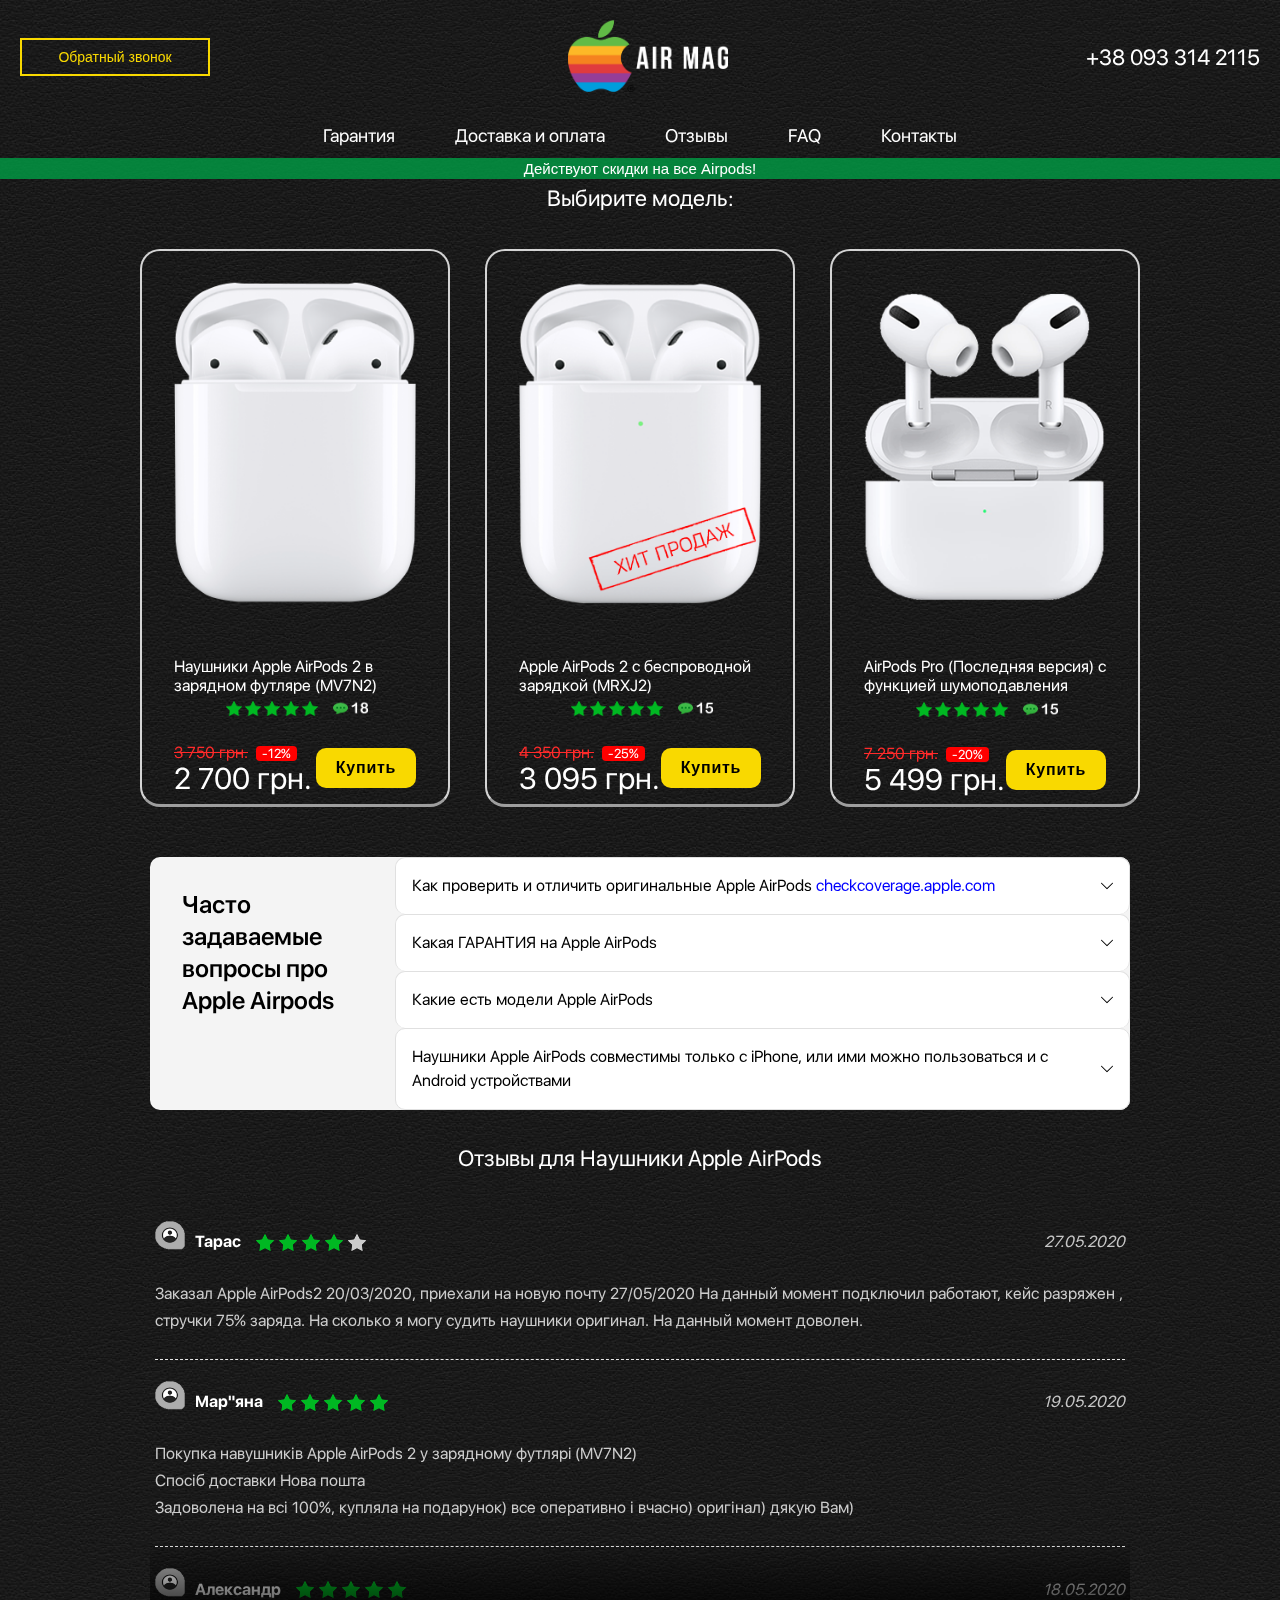
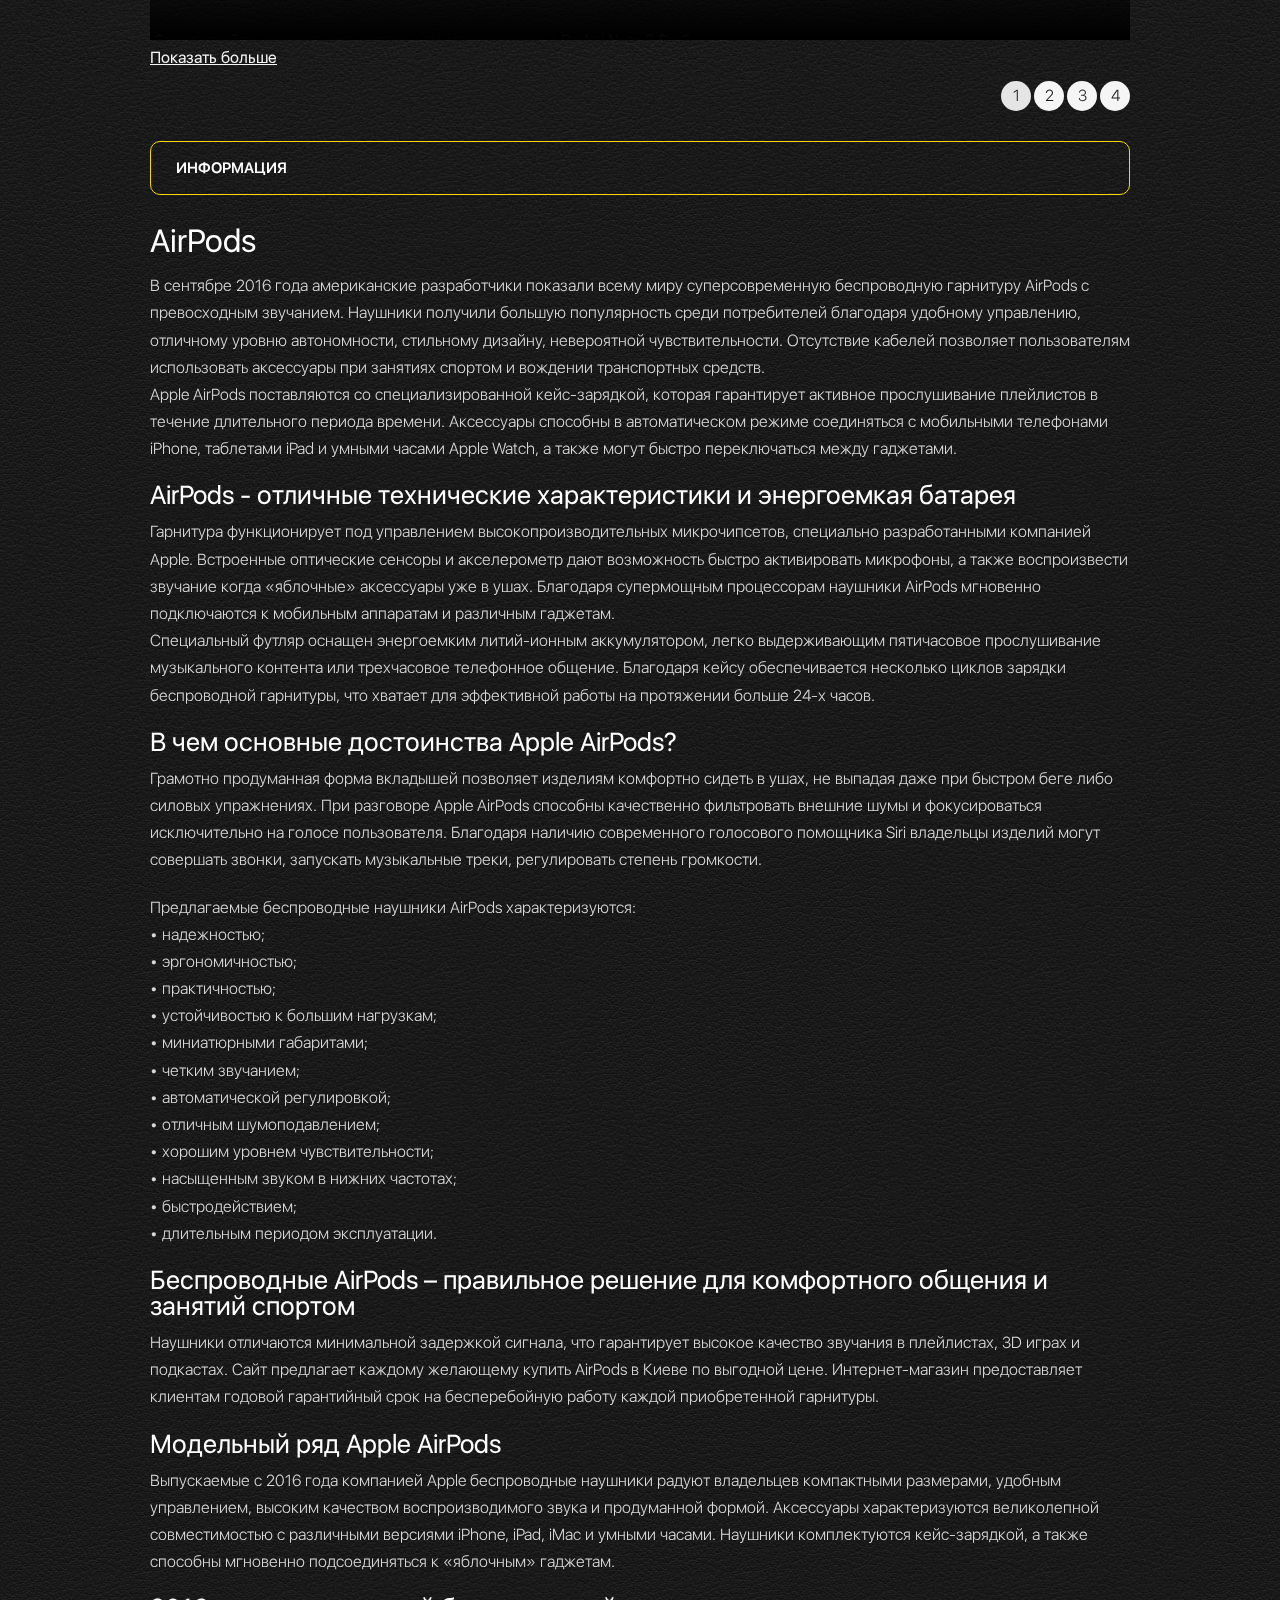
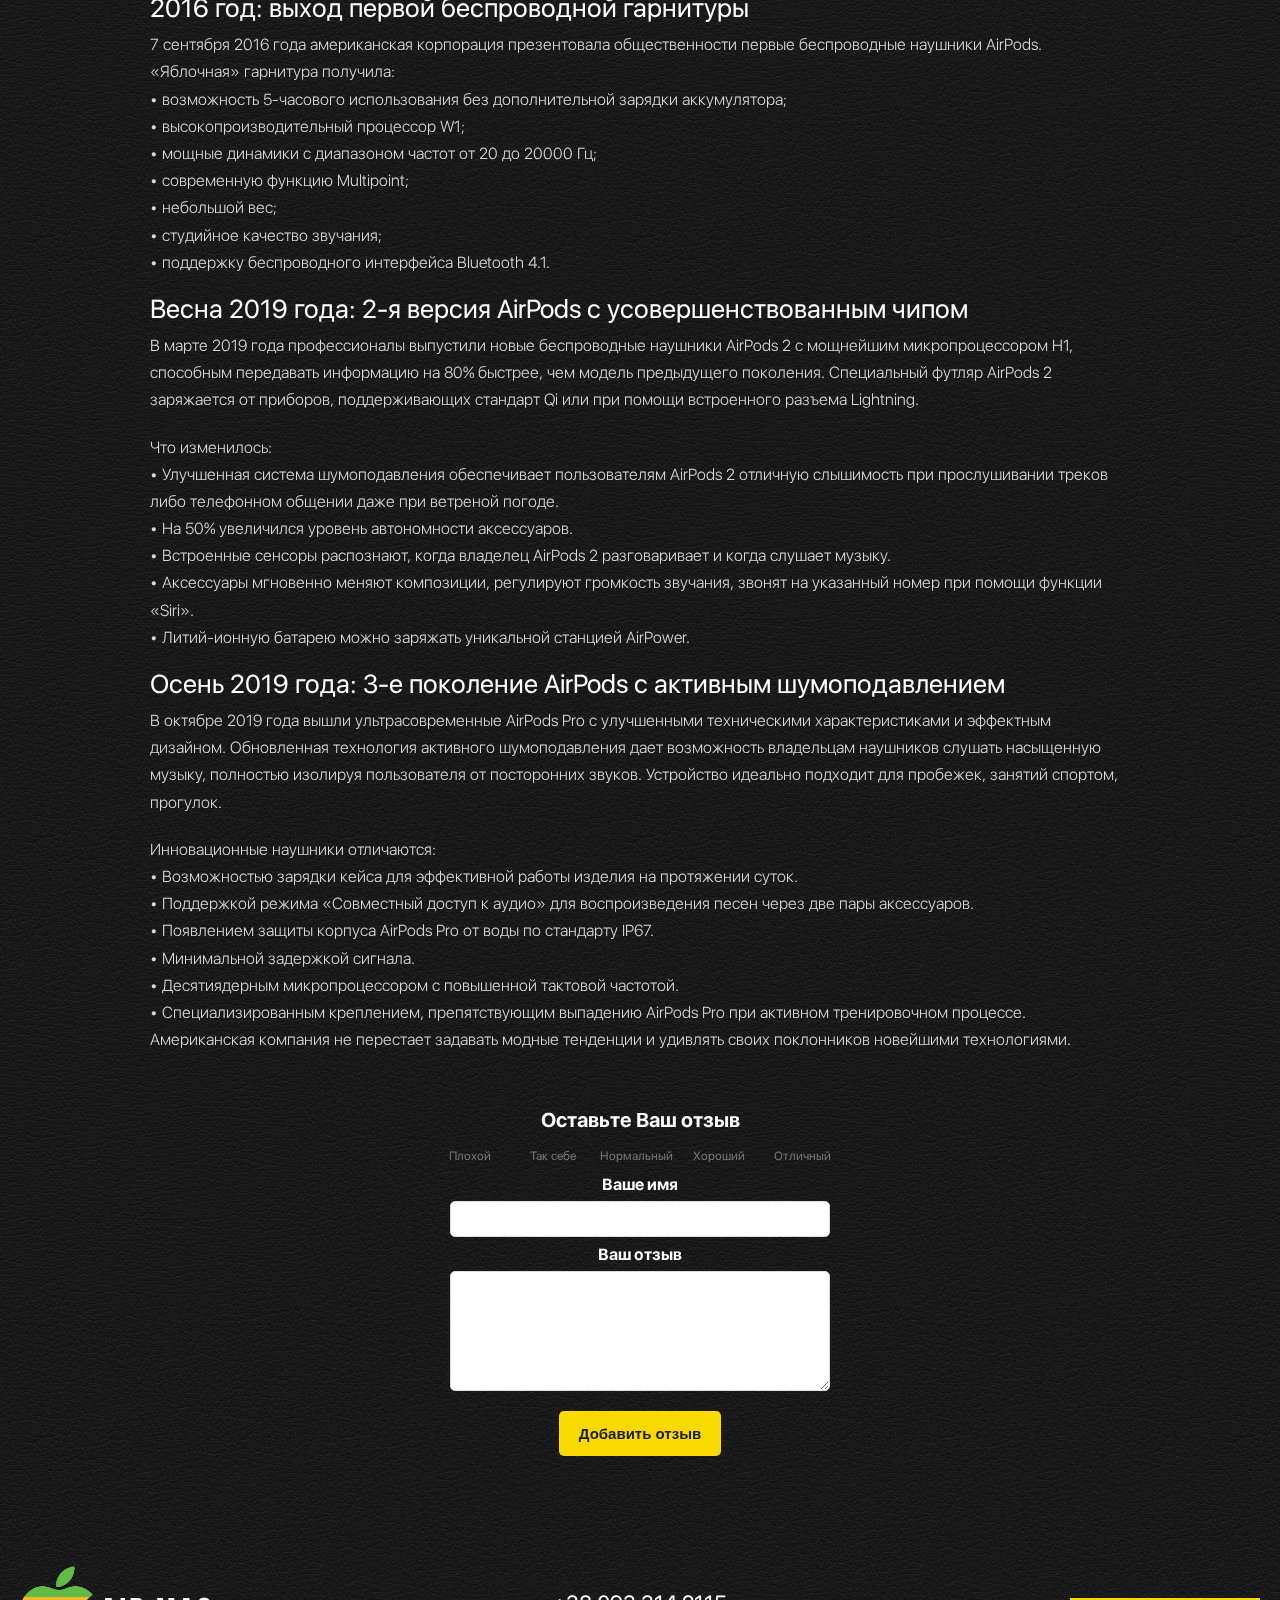
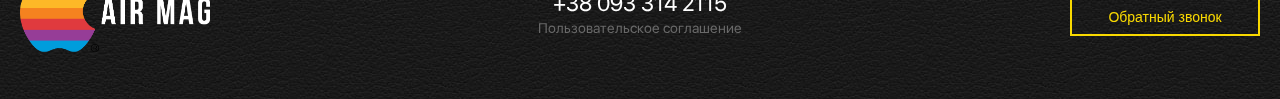
<file: index.html>
﻿<!DOCTYPE html>
<html xmlns="http://www.w3.org/1999/xhtml">

<head>

	<meta http-equiv="Content-Type" content="text/html; charset=utf-8">
	<meta name="format-detection" content="telephone=no">
	<meta name="viewport" content="width=device-width, initial-scale=1, user-scalable=no, maximum-scale=1">
	<link rel="shortcut icon"
href="img/fav.png">
	<title>Наушники Apple AirPods</title>
	<link rel="stylesheet" type="text/css" href="css/style.css">
</head>
<body class="loaded">
<!-- BEGIN BODY -->

<div class="main-wrapper">
	</div>

<!-- BEGIN CONTENT -->	
	<div 
	  class="commentinfo2">
		<h3>Выбирите модель:</h3>
	</div>
	
	<main class="content">
		<div class="goods">
			<div class="card__price-discount label">
			<div class="goods__box flex">
				<a href="prod1.html" class="goods__item">
					<div class="goods__image">
						<img src="img/air2.png" alt="">
					</div>
	     				<span class="goods__name">Наушники Apple AirPods 2 в зарядном футляре (MV7N2)</span>
					<div class="goods__stars flex">
						<img src="img/rating-active.png" alt="" class="goods__star">
						<img src="img/rating-active.png" alt="" class="goods__star">
						<img src="img/rating-active.png" alt="" class="goods__star">
						<img src="img/rating-active.png" alt="" class="goods__star">
						<img src="img/rating-active.png" alt="" class="goods__star">
					    <img src="img/coment.png" alt="" class="goods__comment">
					</div>
					<div class="goods__bottom flex">
						<div class="prod__price" style="margin: 0;">
							<del>3 750 грн.</del>
							<label>-12%</label><br>
							<span>2 700 грн.</span>
						</div>
						<!-- <a href="prod1.php"> -->
							<button class="goods__btn">Купить</button>
						<!-- </a> -->
					</div>
				</a>
				<a href="prod2.html" class="goods__item">
					<div class="goods__image">
						<img src="img/air.png" alt="">
					</div>
					<span class="goods__name">Apple AirPods 2 с беспроводной зарядкой (MRXJ2)</span>
					<div class="goods__stars flex">
						<img src="img/rating-active.png" alt="" class="goods__star">
						<img src="img/rating-active.png" alt="" class="goods__star">
						<img src="img/rating-active.png" alt="" class="goods__star">
						<img src="img/rating-active.png" alt="" class="goods__star">
						<img src="img/rating-active.png" alt="" class="goods__star">
						<img src="img/coment2.png" alt="" class="goods__comment"> 
					   </div>
					<div class="goods__bottom flex">
						<div class="prod__price" style="margin: 0;">
							<del>4 350 грн.</del>
							<label>-25%</label><br>
							<span>3 095 грн.</span>
						</div>
						<!-- <a href="prod2.php"> -->
							<button class="goods__btn">Купить</button>
						<!-- </a> -->
					</div>
				</a>
				<a href="prod3.html" class="goods__item" >
					<div class="goods__image">
						<img src="img/air3.png" alt="">
					</div>
					<span class="goods__name" style="padding-bottom: 27px;">AirPods Pro (Последняя версия) с функцией шумоподавления</span>
					<div class="goods__stars flex">
						<img src="img/rating-active.png" alt="" class="goods__star">
						<img src="img/rating-active.png" alt="" class="goods__star">
						<img src="img/rating-active.png" alt="" class="goods__star">
						<img src="img/rating-active.png" alt="" class="goods__star">
						<img src="img/rating-active.png" alt="" class="goods__star">
						<img src="img/coment2.png" alt="" class="goods__comment">
					</div>
					<div class="goods__bottom flex">
						<div class="prod__price" style="margin: 0;">
							<del>7 250 грн.</del>
							<label>-20%</label><br>
							<span>5 499 грн.</span>
						</div>
						<!-- <a href="prod3.php"> -->
							<button class="goods__btn">Купить</button>
						<!-- </a> -->
					</div>
				</a>
			</div>
		</div>

		<div class="qna" id="qna">
			<div class="qna__box flex">
				<div class="qna__left">
					<h3>Часто задаваемые вопросы про Apple Airpods</h3>
				</div>
				<div class="qna__right">
					<div class="qna__item">
						<div class="qna__head">
							Как проверить и отличить оригинальные Apple AirPods <a href='https://checkcoverage.apple.com/' target="_blank" style='color: blue'>checkcoverage.apple.com</a>
							<img src="img/more.svg" class="qna__more" alt="">
						</div>
						<div class="qna__text">
							<p>Проверить наушники можно введя серийный номер на официальной странице Apple по проверке права на обслуживание и поддержку и поддержку <a href="index-1.htm">checkcoverage.apple.com</a></p>
						</div>
					</div>
					<div class="qna__item">
						<div class="qna__head">
							Какая ГАРАНТИЯ на Apple AirPods
							<img src="img/more.svg" class="qna__more" alt="">
						</div>
						<div class="qna__text">
							<p>В случае, если товар требует гарантийного обслуживания, мы берем на себя ответственность за поломку продукта и предоставляем гарантию на 12 месяцев.</p>
						</div>
					</div>
					<div class="qna__item">
						<div class="qna__head">
							Какие есть модели Apple AirPods
							<img src="img/more.svg" class="qna__more" alt="">
						</div>
						<div class="qna__text">
							<p>Актуальную линейку наушников составляют: <br>
							 Apple AirPods 2 с проводной зарядкой<br>
							 Apple AirPods 2 с возможностью беспроводной зарядки<br>
							 Apple AirPods Pro</p>
						</div>
					</div>
					<div class="qna__item">
						<div class="qna__head">
							Наушники Apple AirPods совместимы только с iPhone, или ими можно пользоваться и с Android устройствами
							<img src="img/more.svg" class="qna__more" alt="">
						</div>
						<div class="qna__text">
							<p>Полная совместимость всех функций гарантируется только с устройствами компании Apple на <b>iOS 13.2, watchOS 6.1, tvOS 13.2 и macOS Catalina 10.15.1</b> и выше.<br>
							AirPods могут работать с Android устройствами, поддерживающими Bluetooth 4.0, но полная работоспособность всех функций не гарантируется.</p>
						</div>
					</div>
				</div>
			</div>

		</div>

		<div class="info__info info__info_3 comment comment2" id="comm1" style="display: block;">
			<div class="comment2__wrapper">
				<div class="comment2__box comment2__box_1 active">
					<h3>Отзывы для Наушники Apple AirPods</h3>
					<div class="comment__item">
						<div class="comment__head flex">
							<div class="comment__name flex">
								<span>Тарас</span>
								<div class="comment__rating flex">
									<div class="comment__star active"></div>
									<div class="comment__star active"></div>
									<div class="comment__star active"></div>
									<div class="comment__star active"></div>
									<div class="comment__star"></div>
								</div>
							</div>
							<span class="comment__date">27.05.2020</span>
						</div>
						<div class="comment__text">
							<p>Заказал Apple AirPods2 20/03/2020, приехали на новую почту  27/05/2020 На данный момент подключил работают, кейс разряжен , стручки 75% заряда. На сколько я могу судить наушники оригинал. На данный момент доволен.</p>
						</div>
					</div>
					<div class="comment__item">
						<div class="comment__head flex">
							<div class="comment__name flex">
								<span>Мар"яна</span>
								<div class="comment__rating flex">
									<div class="comment__star active"></div>
									<div class="comment__star active"></div>
									<div class="comment__star active"></div>
									<div class="comment__star active"></div>
									<div class="comment__star active"></div>
								</div>
							</div>
							<span class="comment__date">19.05.2020</span>
						</div>
						<div class="comment__text">
							<p>Покупка навушників Apple AirPods 2 у зарядному футлярi (MV7N2) <br>
							Спосіб доставки Нова пошта<br>
							Задоволена на всі 100%, купляла на подарунок) все оперативно і вчасно) оригінал) дякую Вам)</p>
						</div>
					</div>
					<div class="comment__item">
						<div class="comment__head flex">
							<div class="comment__name flex">
								<span>Александр</span>
								<div class="comment__rating flex">
									<div class="comment__star active"></div>
									<div class="comment__star active"></div>
									<div class="comment__star active"></div>
									<div class="comment__star active"></div>
									<div class="comment__star active"></div>
								</div>
							</div>
							<span class="comment__date">18.05.2020</span>
						</div>
						<div class="comment__text">
							<p>Здравствуйте, скажите совместимы ли эти наушники с Redmi Note 8 Pro?</p>
							<div class="comment__answ">
								<h4 class="comment__answname">Ответ представителя магазина</h4>
								<p>Здравствуйте, Александр Да конечно, Вы можете использовать наушники Apple AirPods можно в качестве гарнитуры с устройством и поддержкой Bluetooth</p>
							</div>
						</div>
					</div>
					<div class="comment__item">
						<div class="comment__head flex">
							<div class="comment__name flex">
								<span>Bogdan</span>
								<div class="comment__rating flex">
									<div class="comment__star active"></div>
									<div class="comment__star active"></div>
									<div class="comment__star active"></div>
									<div class="comment__star"></div>
									<div class="comment__star"></div>
								</div>
							</div>
							<span class="comment__date">14.05.2020</span>
						</div>
						<div class="comment__text">
							<p>Пол года назад я купил у вас наушники, сейчас появилась проблема с работой левого, сенсор не реагирует на то что он находится в ушной раковине, и на телефоне показывает красный значок на соответствующем наушнике. Что с этим делать? (Я нахожусь в другом городе, не Киев)</p>
							<div class="comment__answ">
								<h4 class="comment__answname">Ответ представителя магазина</h4>
								<p>Здравствуйте, Богдан На всю технику Apple купленную в нашем магазине мы предоставляем ГАРАНТИЮ 1 год По вопросу гарантии обратитесь пожалуйста к сервис менеджеру</p>
							</div>
						</div>
					</div>
					<div class="comment__item">
						<div class="comment__head flex">
							<div class="comment__name flex">
								<span>L</span>
								<div class="comment__rating flex">
									<div class="comment__star active"></div>
									<div class="comment__star active"></div>
									<div class="comment__star active"></div>
									<div class="comment__star active"></div>
									<div class="comment__star active"></div>
								</div>
							</div>
							<span class="comment__date">27.04.2020</span>
						</div>
						<div class="comment__text">
							<p>Покупала уже две пары эирподсов в этом магазине) все хорошо, оригинал, никаких нюансов пока нет и надеюсь не будет) заказывала новой почтой , проверила , все ок. Спасибо!</p>
						</div>
					</div>
				</div>
				<div class="comment2__box comment2__box_2">
					<h3>Отзывы для Наушники Apple AirPods</h3>
					<div class="comment__item">
						<div class="comment__head flex">
							<div class="comment__name flex">
								<span>Ольга</span>
								<div class="comment__rating flex">
									<div class="comment__star active"></div>
									<div class="comment__star active"></div>
									<div class="comment__star active"></div>
									<div class="comment__star active"></div>
									<div class="comment__star active"></div>
								</div>
							</div>
							<span class="comment__date">25.04.2020</span>
						</div>
						<div class="comment__text">
							<p>Скажите, зарядка идет в наборе? И как они будут с Huawei p20 работать!?</p>
							<div class="comment__answ">
								<h4 class="comment__answname">Ответ представителя магазина</h4>
								<p>Здравствуйте, Ольга. Комплект поставки: Наушники AirPods, Зарядный футляр, Кабель Lightning/USB.</p>
							</div>
						</div>
					</div>
					<div class="comment__item">
						<div class="comment__head flex">
							<div class="comment__name flex">
								<span>Marytnov Dmitry</span>
								<div class="comment__rating flex">
									<div class="comment__star active"></div>
									<div class="comment__star active"></div>
									<div class="comment__star active"></div>
									<div class="comment__star active"></div>
									<div class="comment__star"></div>
								</div>
							</div>
							<span class="comment__date">23.04.2020</span>
						</div>
						<div class="comment__text">
							<p>Все круто. Аирподсы забрал, проверил на подлинность на почте по серийному номеру, работают без каких либо претензий. Спасибо магазину за такую низкую цену на Apple AirPods 2, теперь буду покупать тут всегда.</p>
						</div>
					</div>
					<div class="comment__item">
						<div class="comment__head flex">
							<div class="comment__name flex">
								<span>Леша</span>
								<div class="comment__rating flex">
									<div class="comment__star active"></div>
									<div class="comment__star active"></div>
									<div class="comment__star active"></div>
									<div class="comment__star active"></div>
									<div class="comment__star active"></div>
								</div>
							</div>
							<span class="comment__date">23.04.2020</span>
						</div>
						<div class="comment__text">
							<p>Купил эти наушники. Перед этими прочитал отзывы, думал всё ли будет ок. В итоге мне приехали наушники на почте открыть не дали я напрягся, Думаю все ли с ними нормально, коробка запечатанна, сзади есть сирийка, с телефона пробил на сайте эпла.
							Серийный номер показал что оргиги, так что можете не приживать магаз нормальный
							Минус что за наложу мохера берут на почте
							</p>
						</div>
					</div>
					<div class="comment__item">
						<div class="comment__head flex">
							<div class="comment__name flex">
								<span>Богдан</span>
								<div class="comment__rating flex">
									<div class="comment__star active"></div>
									<div class="comment__star active"></div>
									<div class="comment__star active"></div>
									<div class="comment__star active"></div>
									<div class="comment__star active"></div>
								</div>
							</div>
							<span class="comment__date">20.04.2020</span>
						</div>
						<div class="comment__text">
							<p>На почте проверить чтоб как нужно заказывать есть ли возможность чтоб вы сделали примечание к заказу о возможности проверки ?</p>
							<div class="comment__answ">
								<h4 class="comment__answname">Ответ представителя магазина</h4>
								<p>Добрый день, Богдан.
								Товар мы отправляем в заводской упаковке, правила Новой почты не разрешают до оплаты распечатывать устройства в заводском блистере. На протяжении 14 дней возможен возврат или обмен, гарантия 12 месяцев от магазина. Гарантийный талон и чек отправляется с посылкой.
								</p>
							</div>
						</div>
					</div>
					<div class="comment__item">
						<div class="comment__head flex">
							<div class="comment__name flex">
								<span>Артем Короленко</span>
								<div class="comment__rating flex">
									<div class="comment__star active"></div>
									<div class="comment__star active"></div>
									<div class="comment__star active"></div>
									<div class="comment__star active"></div>
									<div class="comment__star"></div>
								</div>
							</div>
							<span class="comment__date">17.04.2020</span>
						</div>
						<div class="comment__text">
							<p>Буквально за день до того как купить к вас airpods 2 купил через Instagram в другом магазине. По всей видимости пришли китайская копия. Решил попробовать купить у вас , так как цена не отличалась. И при распаковке посылки на Новой почте , сразу понял что оригинал , так как продукцию Apple сразу чувствуешь. Это достаточное количество наклеек на коробке , вес самой коробки и тд. Плюс порадовала гарантия .молодой человек который со мной общался по телефону во время покупки , ставлю жирных 5 балов. Красавчик . Спасибо большое за возможность приобретение товара. Непременно куплю ещё</p>
						</div>
					</div>
				</div>
				<div class="comment2__box comment2__box_3">
					<h3>Отзывы для Наушники Apple AirPods</h3>
					<div class="comment__item">
						<div class="comment__head flex">
							<div class="comment__name flex">
								<span>Анна</span>
								<div class="comment__rating flex">
									<div class="comment__star active"></div>
									<div class="comment__star active"></div>
									<div class="comment__star active"></div>
									<div class="comment__star active"></div>
									<div class="comment__star"></div>
								</div>
							</div>
							<span class="comment__date">2.04.2020</span>
						</div>
						<div class="comment__text">
							<p>Здравствуйте. А коробка запечатанная в пленку или нет?</p>
							<div class="comment__answ">
								<h4 class="comment__answname">Ответ представителя магазина</h4>
								<p>Здравствуйте, Анна 100% оригинал, новые, запечатанные, Гарантия 1год, возврат/обмен в течении 14 дней. Оформляете заказ и можете лично в этом убедится.</p>
							</div>
						</div>
					</div>
					<div class="comment__item">
						<div class="comment__head flex">
							<div class="comment__name flex">
								<span>Настя</span>
								<div class="comment__rating flex">
									<div class="comment__star active"></div>
									<div class="comment__star active"></div>
									<div class="comment__star active"></div>
									<div class="comment__star active"></div>
									<div class="comment__star"></div>
								</div>
							</div>
							<span class="comment__date">1.04.2020</span>
						</div>
						<div class="comment__text">
							<p>Здравствуйте! А скажите пожалуйста за какое время смогут доехать до Киева?</p>
							<div class="comment__answ">
								<h4 class="comment__answname">Ответ представителя магазина</h4>
								<p>Здравствуйте, Настя. Наушники Apple AirPods 2019 (2 поколения) с возможностью беспроводной зарядки (MRXJ2) есть в наличии. Вы можете оформить заказа на сайте и забрать заказ на следующий день у себя в отделении Новой почты.</p>
							</div>
						</div>
					</div>
					<div class="comment__item">
						<div class="comment__head flex">
							<div class="comment__name flex">
								<span>lippi</span>
								<div class="comment__rating flex">
									<div class="comment__star active"></div>
									<div class="comment__star active"></div>
									<div class="comment__star active"></div>
									<div class="comment__star active"></div>
									<div class="comment__star active"></div>
								</div>
							</div>
							<span class="comment__date">23.03.2020</span>
						</div>
						<div class="comment__text">
							<p>Плюс всех беспроводных наушников - провод не цепляется за одежду, не вытягивает наушники из ушей, не переламывается (потому что нечему переламываться) и не запутывается в кармане, хотя кладешь проводные наушники в карман не запутанными, но они всегда умудряются...
							У этих еще и корпус удобный. Послушал, сложил в этот кейсик и кинул в кармашек. Просто идеально. Наушники с отличным звуком. Громкость даже не обязательно включать на максимум (я на макс включаю только в том случае если слушаю тихую запись мр-3 книги.
							Отличные! По стоимости - дороговаты, но стоят того.
							</p>
							<!-- <div class="comment__answ">
								<h4 class="comment__answname">Ответ представителя магазина</h4>
								<p>Здравствуйте, Александр Да конечно, Вы можете использовать наушники Apple AirPods можно в качестве гарнитуры с устройством и поддержкой Bluetooth</p>
							</div> -->
						</div>
					</div>
					<div class="comment__item">
						<div class="comment__head flex">
							<div class="comment__name flex">
								<span>Viki</span>
								<div class="comment__rating flex">
									<div class="comment__star active"></div>
									<div class="comment__star active"></div>
									<div class="comment__star active"></div>
									<div class="comment__star"></div>
									<div class="comment__star"></div>
								</div>
							</div>
							<span class="comment__date">21.03.2020</span>
						</div>
						<div class="comment__text">
							<p>Удивляюсь, как они не выпадают из ушей во время бега.
							Полагала, что их нужно будет шапочкой прикрывать, чтобы не слетали. Ан нет, держатся и так. Слушаю во время пробежки и собственно все. Когда за рулем музыка если и играет, то только из магнитолы. Ну и покупались они в основном для зала и для пробежки. Все. По другому никак не эксплуатировались.
							В тех целях, для которых они покупались – идеальны.
							Инновационные, с симпатичным футуристичным дизайном, практичные.
							Все клево. Мне нравятся.

							</p>
							<!-- <div class="comment__answ">
								<h4 class="comment__answname">Ответ представителя магазина</h4>
								<p>Здравствуйте, Богдан На всю технику Apple купленную в нашем магазине мы предоставляем ГАРАНТИЮ 1 год По вопросу гарантии обратитесь пожалуйста к сервис менеджеру</p>
							</div> -->
						</div>
					</div>
					<div class="comment__item">
						<div class="comment__head flex">
							<div class="comment__name flex">
								<span>Юлия</span>
								<div class="comment__rating flex">
									<div class="comment__star active"></div>
									<div class="comment__star active"></div>
									<div class="comment__star active"></div>
									<div class="comment__star active"></div>
									<div class="comment__star"></div>
								</div>
							</div>
							<span class="comment__date">19.03.2020</span>
						</div>
						<div class="comment__text">
							<p>Первый раз заказываю на этом сайте, почитав отзывы в интернете начала очень переживать стоит ли вообще здесь заказываться что-то, но цена манила просто. Заказала наушники 2 поколения, боялась что прийдут 1 поколения, или бу, но все замечательно :) Целые, новые, 2 поколения. Целый день слушаю музыку, звук шикарный и работают замечательно, по этому однозначно рекомендую, и буду заказывать здесь ещё</p>
						</div>
					</div>
				</div>
				<div class="comment2__box comment2__box_4">
					<h3>Отзывы для Наушники Apple AirPods</h3>
					<div class="comment__item">
						<div class="comment__head flex">
							<div class="comment__name flex">
								<span>Сергей</span>
								<div class="comment__rating flex">
									<div class="comment__star active"></div>
									<div class="comment__star active"></div>
									<div class="comment__star active"></div>
									<div class="comment__star active"></div>
									<div class="comment__star active"></div>
								</div>
							</div>
							<span class="comment__date">19.03.2020</span>
						</div>
						<div class="comment__text">
							<p>AirPods Pro - это просто отличное устройство, особенно в сочетании с IOS гаджетами! Шумоподавление удивительно, и в самолете вы не слышите ничего, кроме музыки, фильма или аудиокниги, которую слышите.
							Необходимо соблюдать осторожность в отношении их долговечности, так как, если они упадут на твердую поверхность, мне кажется могут треснуть.
							Производительность и комфорт на высшем уровне, как и в предыдущих моделях apple Airpods .</p>
						</div>
					</div>
					<div class="comment__item">
						<div class="comment__head flex">
							<div class="comment__name flex">
								<span>Анатолий</span>
								<div class="comment__rating flex">
									<div class="comment__star active"></div>
									<div class="comment__star active"></div>
									<div class="comment__star active"></div>
									<div class="comment__star active"></div>
									<div class="comment__star active"></div>
								</div>
							</div>
							<span class="comment__date">17.03.2020</span>
						</div>
						<div class="comment__text">
							<p>Очень хорошее качество звука, очень круто работает подавление активного шума, хорошее время автономной работы. Зарядный чехол выглядит солидно, посмотрим как поведет себя спустя долгое время использования)</p>
						</div>
					</div>
					<div class="comment__item">
						<div class="comment__head flex">
							<div class="comment__name flex">
								<span>Денис</span>
								<div class="comment__rating flex">
									<div class="comment__star active"></div>
									<div class="comment__star active"></div>
									<div class="comment__star active"></div>
									<div class="comment__star active"></div>
									<div class="comment__star active"></div>
								</div>
							</div>
							<span class="comment__date">15.03.2020</span>
						</div>
						<div class="comment__text">
							<p>Все супер, купил девушке на подарок, не распечатывал, но сразу проверил по серийному номеру, Вторые все как надо, спасибо) <br>
							Купить их за такую цену при средний на них 5к, вообще кайф</p>
						</div>
					</div>
					<div class="comment__item">
						<div class="comment__head flex">
							<div class="comment__name flex">
								<span>Дмитро</span>
								<div class="comment__rating flex">
									<div class="comment__star active"></div>
									<div class="comment__star active"></div>
									<div class="comment__star active"></div>
									<div class="comment__star active"></div>
									<div class="comment__star active"></div>
								</div>
							</div>
							<span class="comment__date">13.03.2020</span>
						</div>
						<div class="comment__text">
							<p>Замовив, день очікування і отримав, чудова ціна за хорошу оригінальну річ, тепер всім раджу цей магазин, техніка таж, а ціна нижча чим в конкурентів)</p>
						</div>
					</div>
					<div class="comment__item">
						<div class="comment__head flex">
							<div class="comment__name flex">
								<span>Марина</span>
								<div class="comment__rating flex">
									<div class="comment__star active"></div>
									<div class="comment__star active"></div>
									<div class="comment__star active"></div>
									<div class="comment__star active"></div>
									<div class="comment__star active"></div>
								</div>
							</div>
							<span class="comment__date">11.03.2020</span>
						</div>
						<div class="comment__text">
							<p>Отличные наушники, звук идеальный и при разговоре и при прослушивании музыки. <br>
							При наличии такого футляр можно не переживать что они могут потеряться, в любой момент при наличии сети либо павербанка можно поставить на подзарядки.<br>
							Очень удобные, можно брать везде з собою, и что самое идеальное не путаться как проводные
							Подарил муж, очень довольна.</p>
						</div>
					</div>
				</div>
			</div>
			<p class="comment__show">Показать больше</p>
			<div class="pagination flex">
				<a class="pagination__item active" data-id="1">1</a>
				<a class="pagination__item" data-id="2">2</a>
				<a class="pagination__item" data-id="3">3</a>
				<a class="pagination__item" data-id="4">4</a>
			</div>
		</div>

		<div class="commentinfo">
			<h2 class="commentinfo__title">Информация</h2>
			<div class="commentinfo__text">
				<h3>AirPods</h3>
				<p>В сентябре 2016 года американские разработчики показали всему миру суперсовременную беспроводную гарнитуру AirPods с превосходным звучанием. Наушники получили большую популярность среди потребителей благодаря удобному управлению, отличному уровню автономности, стильному дизайну, невероятной чувствительности. Отсутствие кабелей позволяет пользователям использовать аксессуары при занятиях спортом и вождении транспортных средств. <br>
				Apple AirPods поставляются со специализированной кейс-зарядкой, которая гарантирует активное прослушивание плейлистов в течение длительного периода времени. Аксессуары способны в автоматическом режиме соединяться с мобильными телефонами iPhone, таблетами iPad и умными часами Apple Watch, а также могут быстро переключаться между гаджетами.</p>
				<h4>AirPods - отличные технические характеристики и энергоемкая батарея</h4>
				<p>Гарнитура функционирует под управлением высокопроизводительных микрочипсетов, специально разработанными компанией Apple. Встроенные оптические сенсоры и акселерометр дают возможность быстро активировать микрофоны, а также воспроизвести звучание когда «яблочные» аксессуары уже в ушах. Благодаря супермощным процессорам наушники AirPods мгновенно подключаются к мобильным аппаратам и различным гаджетам. <br>
				Специальный футляр оснащен энергоемким литий-ионным аккумулятором, легко выдерживающим пятичасовое прослушивание музыкального контента или трехчасовое телефонное общение. Благодаря кейсу обеспечивается несколько циклов зарядки беспроводной гарнитуры, что хватает для эффективной работы на протяжении больше 24-х часов.</p>
				<h4>В чем основные достоинства Apple AirPods?</h4>
				<p>Грамотно продуманная форма вкладышей позволяет изделиям комфортно сидеть в ушах, не выпадая даже при быстром беге либо силовых упражнениях. При разговоре Apple AirPods способны качественно фильтровать внешние шумы и фокусироваться исключительно на голосе пользователя. Благодаря наличию современного голосового помощника Siri владельцы изделий могут совершать звонки, запускать музыкальные треки, регулировать степень громкости.</p>
				<p>Предлагаемые беспроводные наушники AirPods характеризуются: <br>
				• надежностью; <br>
				• эргономичностью;<br>
				• практичностью;<br>
				• устойчивостью к большим нагрузкам;<br>
				• миниатюрными габаритами;<br>
				• четким звучанием;<br>
				• автоматической регулировкой;<br>
				• отличным шумоподавлением;<br>
				• хорошим уровнем чувствительности;<br>
				• насыщенным звуком в нижних частотах;<br>
				• быстродействием;<br>
				• длительным периодом эксплуатации.
				</p>
				<h4>Беспроводные AirPods – правильное решение для комфортного общения и занятий спортом</h4>
				<p>Наушники отличаются минимальной задержкой сигнала, что гарантирует высокое качество звучания в плейлистах, 3D играх и подкастах. Сайт предлагает каждому желающему купить AirPods в Киеве по выгодной цене. Интернет-магазин предоставляет клиентам годовой гарантийный срок на бесперебойную работу каждой приобретенной гарнитуры. </p>
				<h4>Модельный ряд Apple AirPods </h4>
				<p>Выпускаемые с 2016 года компанией Apple беспроводные наушники радуют владельцев компактными размерами, удобным управлением, высоким качеством воспроизводимого звука и продуманной формой. Аксессуары характеризуются великолепной совместимостью с различными версиями iPhone, iPad, iMac и умными часами. Наушники комплектуются кейс-зарядкой, а также способны мгновенно подсоединяться к «яблочным» гаджетам.</p>
				<h4>2016 год: выход первой беспроводной гарнитуры</h4>
				<p>7 сентября 2016 года американская корпорация презентовала общественности первые беспроводные наушники AirPods. «Яблочная» гарнитура получила: <br>
				• возможность 5-часового использования без дополнительной зарядки аккумулятора;<br>
				• высокопроизводительный процессор W1;<br>
				• мощные динамики с диапазоном частот от 20 до 20000 Гц;<br>
				• современную функцию Multipoint;<br>
				• небольшой вес;<br>
				• студийное качество звучания;<br>
				• поддержку беспроводного интерфейса Bluetooth 4.1.</p>
				<h4>Весна 2019 года: 2-я версия AirPods с усовершенствованным чипом</h4>
				<p>В марте 2019 года профессионалы выпустили новые беспроводные наушники AirPods 2 с мощнейшим микропроцессором H1, способным передавать информацию на 80% быстрее, чем модель предыдущего поколения. Специальный футляр AirPods 2 заряжается от приборов, поддерживающих стандарт Qi или при помощи встроенного разъема Lightning.</p>
				<p>Что изменилось: <br>
				• Улучшенная система шумоподавления обеспечивает пользователям AirPods 2 отличную слышимость при прослушивании треков либо телефонном общении даже при ветреной погоде.<br>
				• На 50% увеличился уровень автономности аксессуаров.<br>
				• Встроенные сенсоры распознают, когда владелец AirPods 2 разговаривает и когда слушает музыку.<br>
				• Аксессуары мгновенно меняют композиции, регулируют громкость звучания, звонят на указанный номер при помощи функции «Siri».<br>
				• Литий-ионную батарею можно заряжать уникальной станцией AirPower.</p>
				<h4>Осень 2019 года: 3-е поколение AirPods с активным шумоподавлением</h4>
				<p>В октябре 2019 года вышли ультрасовременные AirPods Pro с улучшенными техническими характеристиками и эффектным дизайном. Обновленная технология активного шумоподавления дает возможность владельцам наушников слушать насыщенную музыку, полностью изолируя пользователя от посторонних звуков. Устройство идеально подходит для пробежек, занятий спортом, прогулок.</p>
				<p>Инновационные наушники отличаются: <br>
				• Возможностью зарядки кейса для эффективной работы изделия на протяжении суток.<br>
				• Поддержкой режима «Совместный доступ к аудио» для воспроизведения песен через две пары аксессуаров.<br>
				• Появлением защиты корпуса AirPods Pro от воды по стандарту IP67.<br>
				• Минимальной задержкой сигнала.<br>
				• Десятиядерным микропроцессором с повышенной тактовой частотой.<br>
				• Специализированным креплением, препятствующим выпадению AirPods Pro при активном тренировочном процессе.<br>
				Американская компания не перестает задавать модные тенденции и удивлять своих поклонников новейшими технологиями.</p>
			</div>
			<form action="#" method="POST" class="feedback">
				<input type="hidden" name="utm_source" value="">
                <input type="hidden" name="utm_medium" value="">
                <input type="hidden" name="utm_term" value="">
                <input type="hidden" name="utm_campaign" value="">
                <input type="hidden" name="utm_content" value="">
				<h5 class="feedback__title">Оставьте Ваш отзыв</h5>
				<input type="hidden" name="rating">
				<div class="feedback__rating flex">
					<div class="feedback__star feedback__star_1 active" data-id="1" data-name="Плохой"></div>
					<div class="feedback__star feedback__star_2 active" data-id="2" data-name="Так себе"></div>
					<div class="feedback__star feedback__star_3 active" data-id="3" data-name="Нормальный"></div>
					<div class="feedback__star feedback__star_4" data-id="4" data-name="Хороший"></div>
					<div class="feedback__star feedback__star_5" data-id="5" data-name="Отличный"></div>
				</div>
				<div class="feedback__input">
					<label for="">Ваше имя</label>
					<input type="text">
				</div>
				<div class="feedback__input">
					<label for="">Ваш отзыв</label>
					<textarea name="feedback"></textarea>
				</div>
				<button class="feedback__btn">Добавить отзыв</button>
			</form>
		</div>

			

		<!--Modal window-->
		<div class="modal-cont modal-cont-2">
			<!-- <span class="modal-close">
				<img src="img/close.png" alt="">
			</span> -->
			<div class="modal__container">
				<h2 class="big">Оставьте заявку</h2>
				<h3>Наш менеджер свяжется с Вами в ближайшее время</h3>
				<form action="mail.php" method="POST" class="modal__form">
					<input type="hidden" name="utm_source" value="">
	                <input type="hidden" name="utm_medium" value="">
	                <input type="hidden" name="utm_term" value="">
	                <input type="hidden" name="utm_campaign" value="">
	                <input type="hidden" name="utm_content" value="">
					<input type="hidden" name="formname" value="Главная страница">
					<div class="modal__quiz">
						<div class="modal__ques modal__ques_8 active">
							<div class="modal__inpcont">
								<input type="text" class="modal__input" name="us_name" placeholder="Ваше имя" required="">
							</div>
							<div class="modal__inpcont">
								<input type="text" class="modal__input" name="phone" placeholder="Ваш номер телефона" required="">
							</div>
						</div>
						<div class="modal__btns flex">
							<button type="submit" name="sendForm1" class="btn modal__submit modal__submit_2 active">Оставить заявку</button>
						</div>
					</div>
				</form>
			</div>
		</div><!--Modal window-->
		<div class="overlay"></div>
	</main>

<!-- CONTENT EOF   -->

<!-- BEGIN HEADER -->

	<header class="header">
	<div class="wrapper">
		<div class="header__box flex">
			<button class="header__btn modal-run mob-hide" data-id="2">Обратный звонок</button>
			<a href="index.html" class="header__logo">
				<img src="img/logo2.png" alt="">
			</a>
			<div class="header__toggle">
				<span></span>
				<span></span>
				<span></span>
			</div>
			<a href="tel:+38 093 314 2115" class="header__phone mob-hide">+38 093 314 2115</a>
		</div>
	</div>
	<div class="navigation">
		<div class="wrapper">
			<div class="navigation__box flex">
				<a href="garanty.html" class="navigation__link">Гарантия</a>
				<a href="delivery.html" class="navigation__link">Доставка и оплата</a>
				<!-- <a href="" class="navigation__link">Оплата</a> -->
				<a href="index.html#comm1" class="navigation__link">Отзывы</a>
				<a href="index.html#qna" class="navigation__link">FAQ</a>
				<a href="contact.html" class="navigation__link">Контакты</a>
			</div>
			<div class="mob-nav">
				<a href="tel:+38 093 314 2115" class="header__phone">+38 093 314 2115</a>
				<button class="header__btn modal-run" data-id="2">Обратный звонок</button>
			</div>
		</div>
	</div>
				<div class="htext">Действуют скидки на все Airpods!</div>	
</header>
<!-- HEADER EOF   -->

<!-- BEGIN FOOTER -->

	<footer class="footer">
		<div class="wrapper">
			<div class="footer__box flex">
				<a href="index.html" class="footer__logo">
					<img src="img/logo.png" alt="">
				</a>
				<div style="text-align: center;">
					<a href="tel:+38 093 314 2115" class="footer__phone">+38 093 314 2115</a>
					<a href="politics.html" class="footer__text" style="font-size:14px;color: #fff;display: block;margin-top: 7px;margin-bottom: 8px;">Пользовательское соглашение</a>
				</div>
				<button class="footer__btn modal-run" data-id="2">Обратный звонок</button>
			</div>
		</div>
	</footer>
<!-- FOOTER EOF   -->

</div>

<div class="icon-load"></div>

<!-- BODY EOF   -->

	<script type="text/javascript" src="js/jquery-3.0.0.min.js"></script>
	<script type="text/javascript" src="js/jquery-migrate-1.4.1.min.js"></script>
	<!--
	<script type="text/javascript" src="js/components/jquery.fancybox.js" ></script>

	<script type="text/javascript" src="js/components/slick.js" ></script>
	<script type="text/javascript" src="js/components/jquery.mCustomScrollbar.js" ></script>
	-->
	<script type="text/javascript" src="js/components/jquery.mask.js"></script>
	<script type="text/javascript" src="js/custom.js"></script>
</body>
<!-- Copied from https://www.airpowerstore.com/index.html by Cyotek WebCopy 1.8.0.652, 20 мая 2020 г., 9:18:58 -->
</html>
</file>
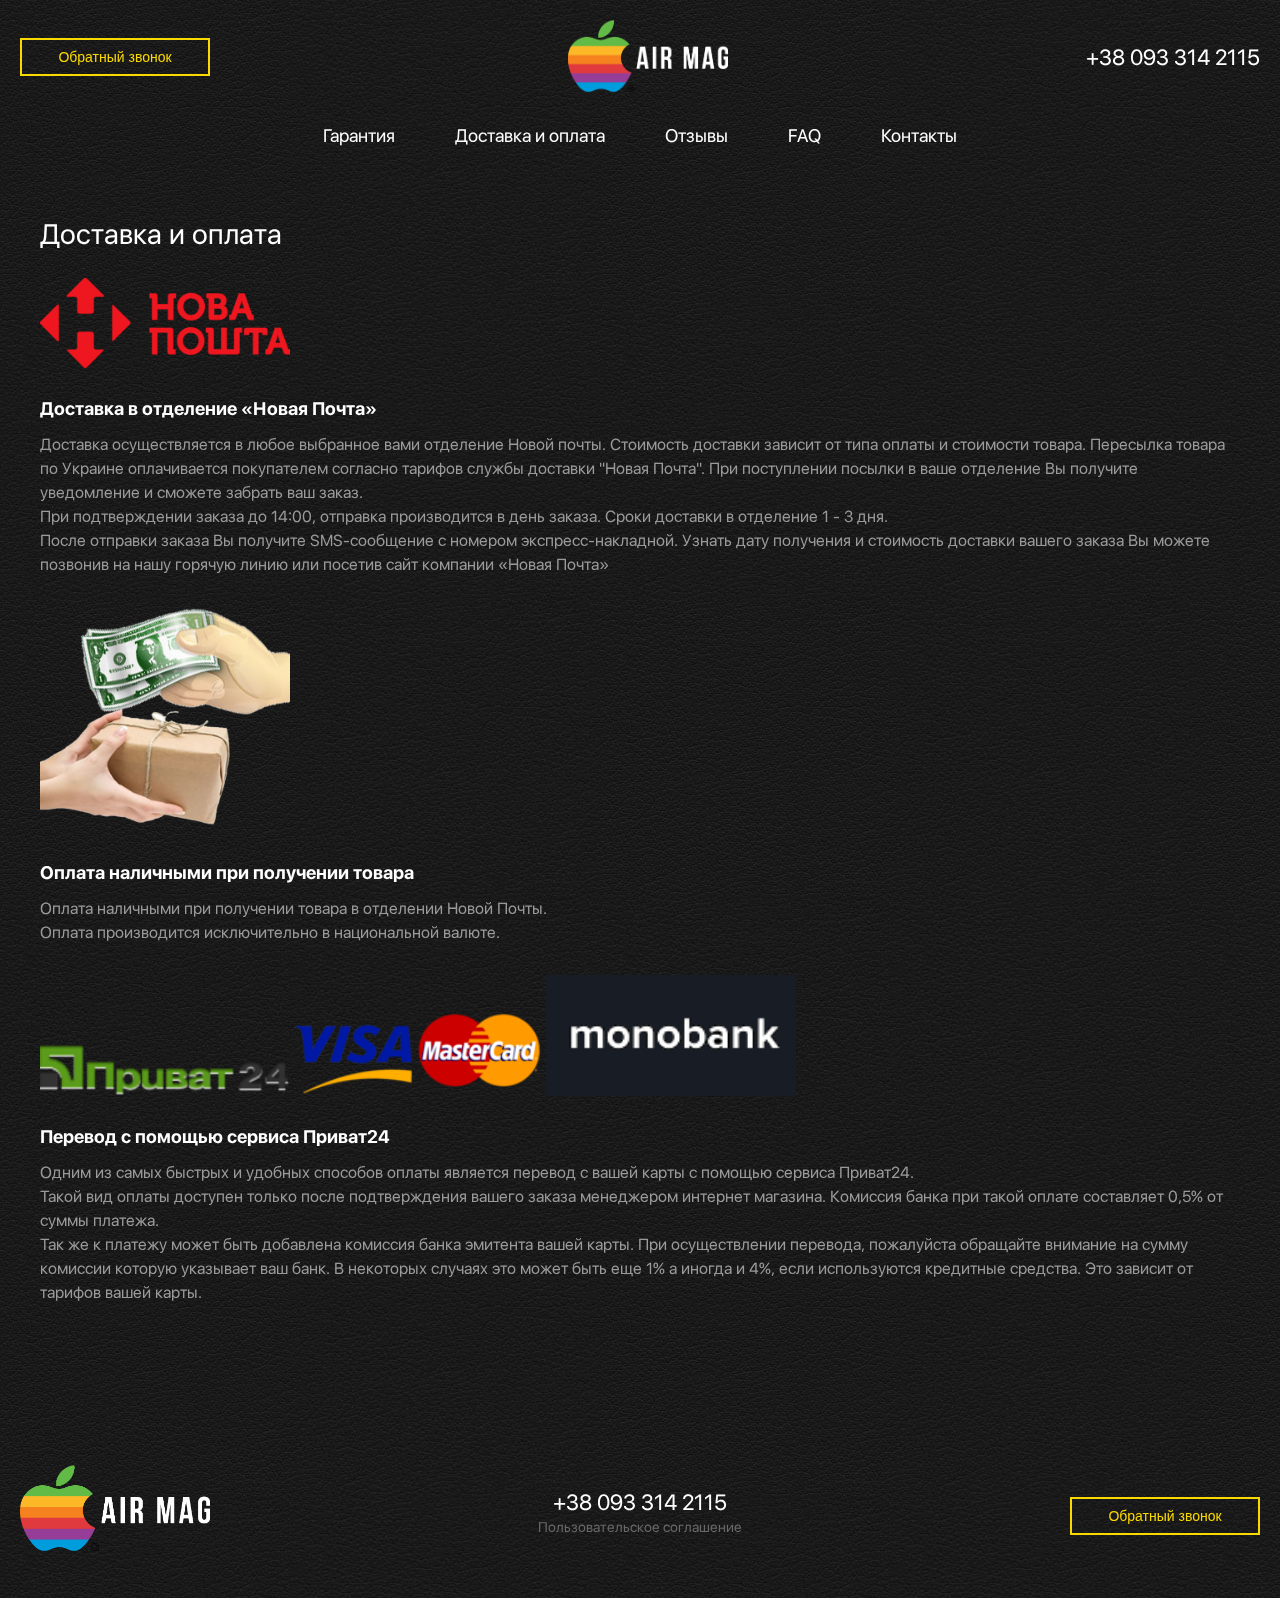
<file: delivery.html>
﻿<!DOCTYPE html>
<html xmlns="http://www.w3.org/1999/xhtml">
<head>
	<meta http-equiv="Content-Type" content="text/html; charset=utf-8">
	<meta name="format-detection" content="telephone=no">
	<meta name="viewport" content="width=device-width, initial-scale=1, user-scalable=no, maximum-scale=1">
	<title>Доставка</title>
	<link rel="stylesheet" type="text/css" href="css/style.css">
</head>
<body class="loaded">


<!-- BEGIN BODY -->

<div class="main-wrapper">
  </div>
<!-- BEGIN CONTENT -->

	<main class="content">
		<div class="delivery">
			<h2 class="delivery__title">Доставка и оплата</h2>
			<img src="img/delivery.png" alt="" class="delivery__img">
			<div class="delivery__text">
				<h3>Доставка в отделение «Новая Почта»</h3>
				<p>Доставка осуществляется в любое выбранное вами отделение Новой почты. Стоимость доставки зависит от типа оплаты и стоимости товара. Пересылка товара по Украине оплачивается покупателем согласно тарифов службы доставки "Новая Почта". При поступлении посылки в ваше отделение Вы получите уведомление и сможете забрать ваш заказ. <br>
				При подтверждении заказа до 14:00, отправка производится в день заказа. Сроки доставки в отделение 1 - 3 дня.<br>
				После отправки заказа Вы получите SMS-сообщение с номером экспресс-накладной.
				 Узнать дату получения и стоимость доставки вашего заказа Вы можете позвонив на нашу горячую линию или посетив сайт компании «Новая Почта»
				</p>
				
			</div>
			<img src="img/pay1.png" alt="" class="delivery__img">
			<div class="delivery__text">
				<h3>Оплата наличными при получении товара</h3>
				<p>
					Оплата наличными при получении товара в отделении Новой Почты.<br>
					Оплата производится исключительно в национальной валюте.
				</p>
			</div>
			<img src="img/pay2.png" alt="" class="delivery__img">
			<img src="img/visa.png" alt="" class="delivery__img">
			<img src="img/mono.png" alt="" class="delivery__img">
			<div class="delivery__text">
				<h3>Перевод с помощью сервиса Приват24</h3>
				<p>
					Одним из самых быстрых и удобных способов оплаты является перевод с вашей карты с помощью сервиса Приват24. <br>
					Такой вид оплаты доступен только после подтверждения вашего заказа менеджером интернет магазина.  Комиссия банка при такой оплате составляет 0,5% от суммы платежа.<br>
					Так же к платежу может быть добавлена комиссия банка эмитента вашей карты. При осуществлении перевода, пожалуйста обращайте внимание на сумму комиссии которую указывает ваш банк. В некоторых случаях это может быть еще 1% а иногда и 4%, если используются кредитные средства. Это зависит от тарифов вашей карты.
				</p>
			</div>

		</div>
		<!--Modal window-->
		<div class="modal-cont modal-cont-2">
			<!-- <span class="modal-close">
				<img src="img/close.png" alt="">
			</span> -->
			<div class="modal__container">
				<h2 class="big">Оставьте заявку</h2>
				<h3>Наш менеджер свяжется с Вами в ближайшее время</h3>
				<form action="mail.php" method="POST" class="modal__form">
					<input type="hidden" name="utm_source" value="">
	                <input type="hidden" name="utm_medium" value="">
	                <input type="hidden" name="utm_term" value="">
	                <input type="hidden" name="utm_campaign" value="">
	                <input type="hidden" name="utm_content" value="">
					<input type="hidden" name="formname" value="Доставка">
					<div class="modal__quiz">
						<div class="modal__ques modal__ques_8 active">
							<div class="modal__inpcont">
								<input type="text" class="modal__input" name="us_name" placeholder="Ваше имя" maxlength="100" required="">
							</div>
							<div class="modal__inpcont">
								<input type="text" class="modal__input" name="phone" placeholder="Ваш номер телефона" maxlength="50" required="">
							</div>
						</div>
						<div class="modal__btns flex">
							<button type="submit" name="sendForm1" class="btn modal__submit modal__submit_2 active">Оставить заявку</button>
						</div>
					</div>
				</form>
			</div>
		</div><!--Modal window-->
		<div class="overlay"></div>
	</main>

<!-- CONTENT EOF   -->

<!-- BEGIN HEADER -->

	<header class="header">
	<div class="wrapper">
		<div class="header__box flex">
			<button class="header__btn modal-run mob-hide" data-id="2">Обратный звонок</button>
			<a href="index.html" class="header__logo">
				<img src="img/logo2.png" alt="">
			</a>
			<div class="header__toggle">
				<span></span>
				<span></span>
				<span></span>
			</div>
			<a href="tel:+38 093 314 2115" class="header__phone mob-hide">+38 093 314 2115</a>
		</div>
	</div>
	<div class="navigation">
		<div class="wrapper">
			<div class="navigation__box flex">
				<a href="garanty.html" class="navigation__link">Гарантия</a>
				<a href="delivery.html" class="navigation__link">Доставка и оплата</a>
				<!-- <a href="" class="navigation__link">Оплата</a> -->
				<a href="index.html#comm1" class="navigation__link">Отзывы</a>
				<a href="index.html#qna" class="navigation__link">FAQ</a>
				<a href="contact.html" class="navigation__link">Контакты</a>
			</div>
			<div class="mob-nav">
				<a href="tel:+38 093 314 2115" class="header__phone">+38 093 314 2115</a>
				<button class="header__btn modal-run" data-id="2">Обратный звонок</button>
			</div>
		</div>
	</div>
</header>
<!-- HEADER EOF   -->

<!-- BEGIN FOOTER -->

	<footer class="footer">
		<div class="wrapper">
			<div class="footer__box flex">
				<a href="index.html" class="footer__logo">
					<img src="img/logo.png" alt="">
				</a>
				<div style="text-align: center;">
					<a href="tel:+38 093 314 2115" class="footer__phone">+38 093 314 2115</a>
					<a href="politics.html" class="footer__text" style="font-size:14px;color: #fff;display: block;margin-top: 7px;margin-bottom: 8px;">Пользовательское соглашение</a>
				</div>
				<button class="footer__btn modal-run" data-id="2">Обратный звонок</button>
			</div>
		</div>
	</footer>
<!-- FOOTER EOF   -->

</div>

<div class="icon-load"></div>

<!-- BODY EOF   -->

	<script type="text/javascript" src="js/jquery-3.0.0.min.js"></script>
	<script type="text/javascript" src="js/jquery-migrate-1.4.1.min.js"></script>
	<!--
	<script type="text/javascript" src="js/components/jquery.fancybox.js" ></script>
	<script type="text/javascript" src="js/components/jquery.mask.js" ></script>
	<script type="text/javascript" src="js/components/slick.js" ></script>
	<script type="text/javascript" src="js/components/jquery.mCustomScrollbar.js" ></script>
	-->
	<script type="text/javascript" src="js/components/jquery.mask.js"></script>
	<script type="text/javascript" src="js/custom.js"></script>
</body>
<!-- Copied from http://v.airpods-store.site/2/delivery.php by Cyotek WebCopy 1.7.0.600, 6 апреля 2020 г., 13:14:28 -->
<!-- Copied from https://www.airpowerstore.com/delivery.html by Cyotek WebCopy 1.8.0.652, 20 мая 2020 г., 9:18:58 -->
</html>
</file>
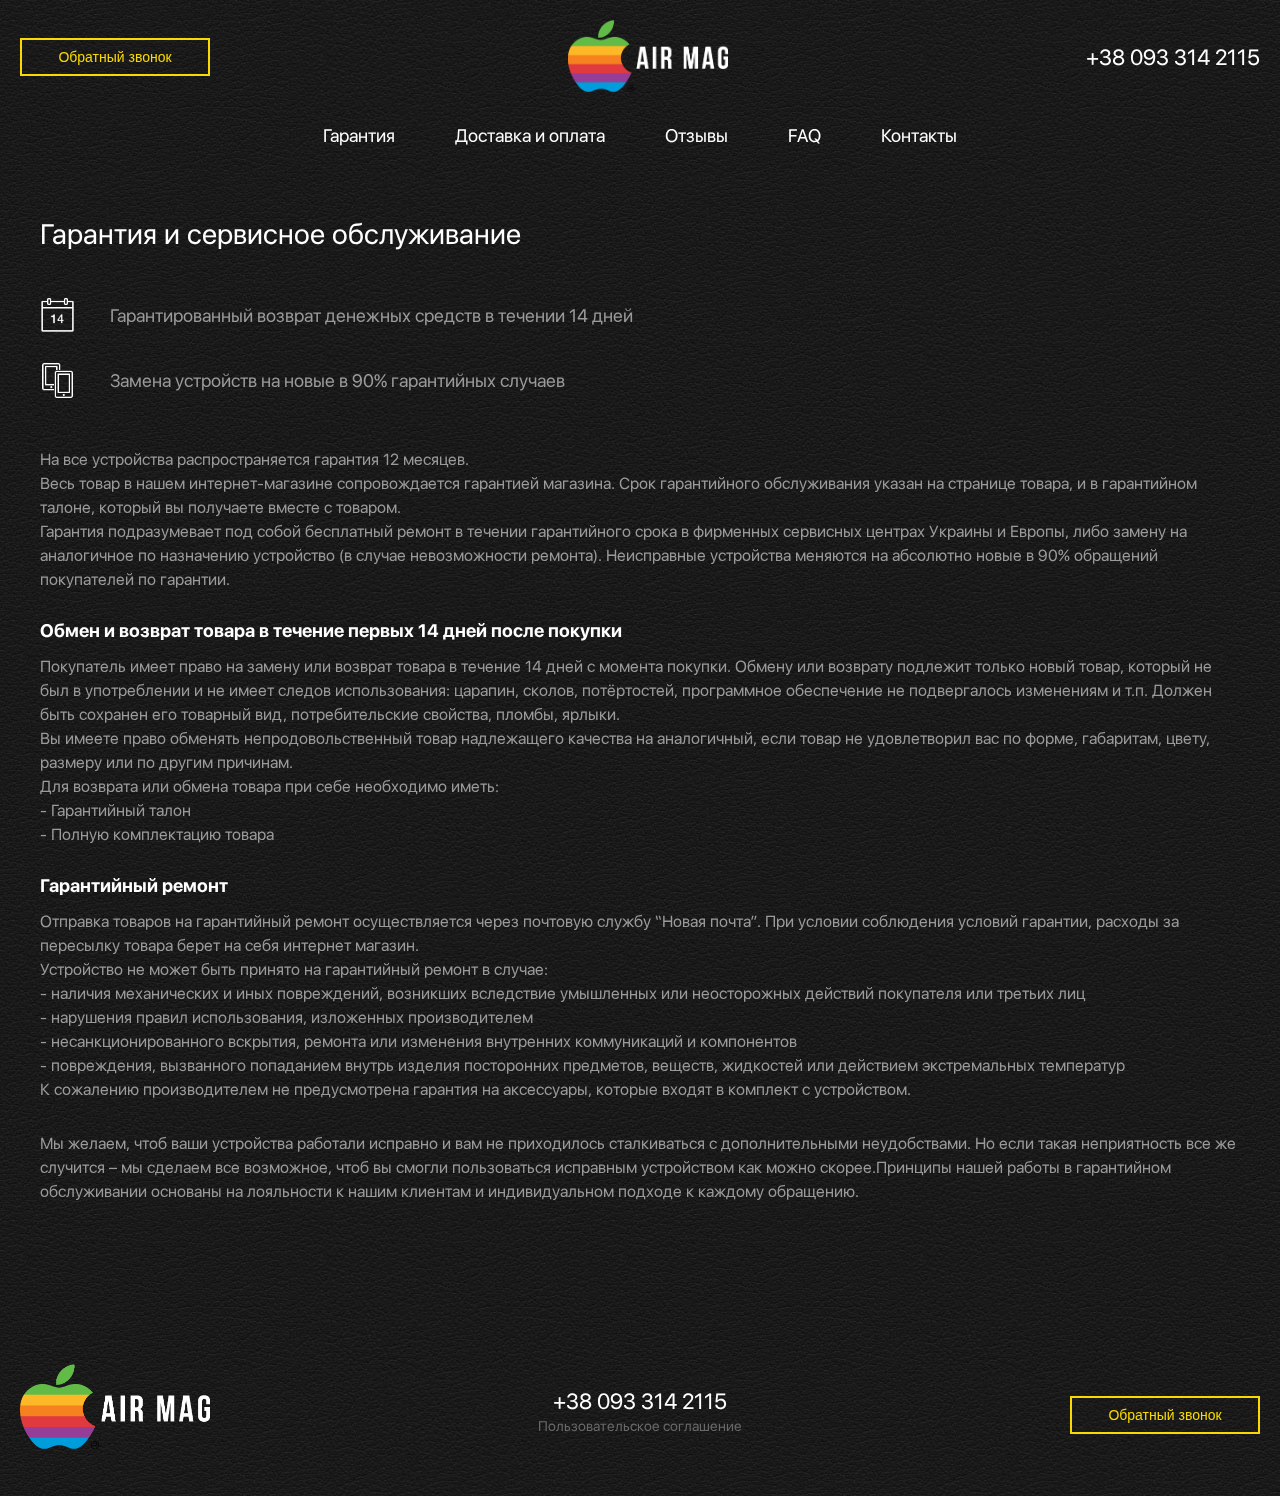
<file: garanty.html>
﻿<!DOCTYPE html>
<html xmlns="http://www.w3.org/1999/xhtml">
<head>

	<meta http-equiv="Content-Type" content="text/html; charset=utf-8">
	<meta name="format-detection" content="telephone=no">
	<meta name="viewport" content="width=device-width, initial-scale=1, user-scalable=no, maximum-scale=1">
	<title>Гарантия и сервисное обслуживание</title>
	<link rel="stylesheet" type="text/css" href="css/style.css">
</head>
<body class="loaded">


<!-- BEGIN BODY -->

<div class="main-wrapper">
		</div>
<!-- BEGIN CONTENT -->

	<main class="content">
		<div class="delivery">
			<h2 class="delivery__title">Гарантия и сервисное обслуживание</h2>
			<div class="delivery__icons">
				<div class="delivery__item flex">
					<img src="img/icon4.png" alt="" class="delivery__icon">
					<span class="delivery__span">Гарантированный возврат денежных средств в течении 14 дней</span>
				</div>
				<div class="delivery__item flex">
					<img src="img/icon5.png" alt="" class="delivery__icon">
					<span class="delivery__span">Замена устройств на новые в 90% гарантийных случаев</span>
				</div>
			</div>
			<div class="delivery__text">
				<p>
					На все устройства распространяется гарантия 12 месяцев. <br>
					Весь товар в нашем интернет-магазине сопровождается гарантией магазина.  Срок гарантийного обслуживания указан на странице товара, и в гарантийном талоне, который вы получаете вместе с товаром.<br>
					Гарантия подразумевает под собой бесплатный ремонт в течении гарантийного срока в фирменных сервисных центрах Украины и Европы, либо замену на аналогичное по назначению устройство (в случае невозможности ремонта). Неисправные устройства меняются на абсолютно новые в 90% обращений покупателей по гарантии.
				</p>
				<h3>Обмен и возврат товара в течение первых 14 дней после покупки</h3>
				<p>
					Покупатель имеет право на замену или возврат товара в течение 14 дней с момента покупки. Обмену или возврату подлежит только новый товар, который не был в употреблении и не имеет следов использования: царапин, сколов, потёртостей, программное обеспечение не подвергалось изменениям и т.п. Должен быть сохранен его товарный вид, потребительские свойства, пломбы, ярлыки.<br>
					Вы имеете право обменять непродовольственный товар надлежащего качества на аналогичный, если товар не удовлетворил вас по форме, габаритам, цвету, размеру или по другим причинам.<br>
					Для возврата или обмена товара при себе необходимо иметь:<br>
					- Гарантийный талон<br>
					- Полную комплектацию товара
				</p>
				<h3>Гарантийный ремонт</h3>
				<p>
					Отправка товаров на гарантийный ремонт осуществляется через почтовую службу “Новая почта”. При условии соблюдения условий гарантии, расходы за пересылку товара  берет на себя интернет магазин. <br>

					Устройство не может быть принято на гарантийный ремонт в случае:<br>
					- наличия механических и иных повреждений, возникших вследствие умышленных или неосторожных действий покупателя или третьих лиц<br>
					- нарушения правил использования, изложенных производителем<br>
					- несанкционированного вскрытия, ремонта или изменения внутренних коммуникаций и компонентов<br>
					- повреждения, вызванного попаданием внутрь изделия посторонних предметов, веществ, жидкостей или действием экстремальных температур<br>
					К сожалению производителем не предусмотрена гарантия на аксессуары, которые входят в комплект с устройством.

				</p>
				<p>Мы желаем, чтоб ваши устройства работали исправно и вам не приходилось сталкиваться с дополнительными неудобствами. Но если такая неприятность все же случится – мы сделаем все возможное, чтоб вы смогли пользоваться исправным устройством как можно скорее.Принципы нашей работы в гарантийном обслуживании основаны на лояльности к нашим клиентам и индивидуальном подходе к каждому обращению.</p>
			</div>
		</div>
		<!--Modal window-->
		<div class="modal-cont modal-cont-2">
			<!-- <span class="modal-close">
				<img src="img/close.png" alt="">
			</span> -->
			<div class="modal__container">
				<h2 class="big">Оставьте заявку</h2>
				<h3>Наш менеджер свяжется с Вами в ближайшее время</h3>
				<form action="mail.php" method="POST" class="modal__form">
					<input type="hidden" name="utm_source" value="">
	                <input type="hidden" name="utm_medium" value="">
	                <input type="hidden" name="utm_term" value="">
	                <input type="hidden" name="utm_campaign" value="">
	                <input type="hidden" name="utm_content" value="">
					<input type="hidden" name="formname" value="Гарантии">
					<div class="modal__quiz">
						<div class="modal__ques modal__ques_8 active">
							<div class="modal__inpcont">
								<input type="text" class="modal__input" name="us_name" placeholder="Ваше имя" maxlength="100" required="">
							</div>
							<div class="modal__inpcont">
								<input type="text" class="modal__input" name="phone" placeholder="Ваш номер телефона" maxlength="50" required="">
							</div>
						</div>
						<div class="modal__btns flex">
							<button type="submit" name="sendForm1" class="btn modal__submit modal__submit_2 active">Оставить заявку</button>
						</div>
					</div>
				</form>
			</div>
		</div><!--Modal window-->
		<div class="overlay"></div>
	</main>

<!-- CONTENT EOF   -->

<!-- BEGIN HEADER -->

	<header class="header">
	<div class="wrapper">
		<div class="header__box flex">
			<button class="header__btn modal-run mob-hide" data-id="2">Обратный звонок</button>
			<a href="index.html" class="header__logo">
				<img src="img/logo2.png" alt="">
			</a>
			<div class="header__toggle">
				<span></span>
				<span></span>
				<span></span>
			</div>
			<a href="tel:+38 093 314 2115" class="header__phone mob-hide">+38 093 314 2115</a>
		</div>
	</div>
	<div class="navigation">
		<div class="wrapper">
			<div class="navigation__box flex">
				<a href="garanty.html" class="navigation__link">Гарантия</a>
				<a href="delivery.html" class="navigation__link">Доставка и оплата</a>
				<!-- <a href="" class="navigation__link">Оплата</a> -->
				<a href="index.html#comm1" class="navigation__link">Отзывы</a>
				<a href="index.html#qna" class="navigation__link">FAQ</a>
				<a href="contact.html" class="navigation__link">Контакты</a>
			</div>
			<div class="mob-nav">
				<a href="tel:+38 093 314 2115" class="header__phone">+38 093 314 2115</a>
				<button class="header__btn modal-run" data-id="2">Обратный звонок</button>
			</div>
		</div>
	</div>
</header>
<!-- HEADER EOF   -->

<!-- BEGIN FOOTER -->

	<footer class="footer">
		<div class="wrapper">
			<div class="footer__box flex">
				<a href="index.html" class="footer__logo">
					<img src="img/logo.png" alt="">
				</a>
				<div style="text-align: center;">
					<a href="tel:+38 093 314 2115" class="footer__phone">+38 093 314 2115</a>
					<a href="politics.html" class="footer__text" style="font-size:14px;color: #fff;display: block;margin-top: 7px;margin-bottom: 8px;">Пользовательское соглашение</a>
				</div>
				<button class="footer__btn modal-run" data-id="2">Обратный звонок</button>
			</div>
		</div>
	</footer>
<!-- FOOTER EOF   -->
</div>

<div class="icon-load"></div>

<!-- BODY EOF   -->

	<script type="text/javascript" src="js/jquery-3.0.0.min.js"></script>
	<script type="text/javascript" src="js/jquery-migrate-1.4.1.min.js"></script>
	<!--
	<script type="text/javascript" src="js/components/jquery.fancybox.js" ></script>
	<script type="text/javascript" src="js/components/jquery.mask.js" ></script>
	<script type="text/javascript" src="js/components/slick.js" ></script>
	<script type="text/javascript" src="js/components/jquery.mCustomScrollbar.js" ></script>
	-->
	<script type="text/javascript" src="js/components/jquery.mask.js"></script>
	<script type="text/javascript" src="js/custom.js"></script>
</body>
<!-- Copied from https://www.airpowerstore.com/garanty.html by Cyotek WebCopy 1.8.0.652, 20 мая 2020 г., 9:18:58 -->
</html>
</file>
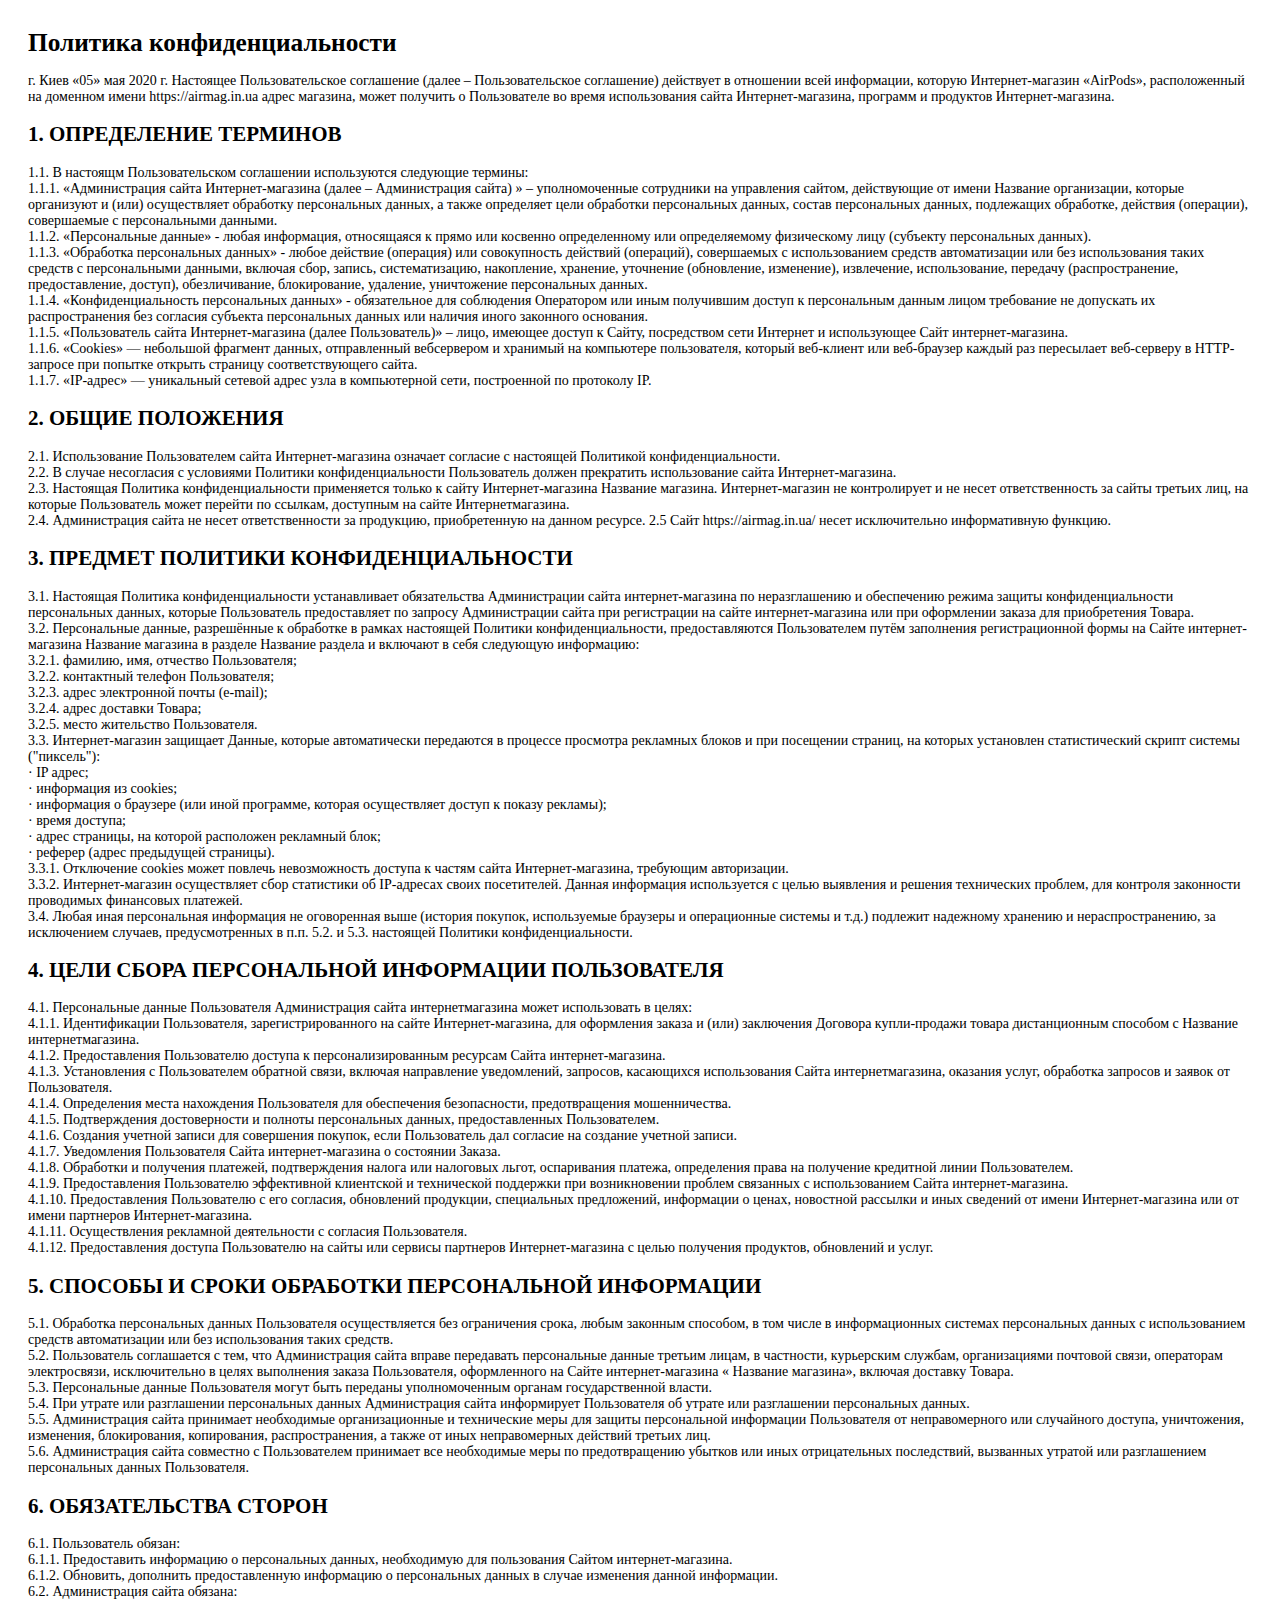
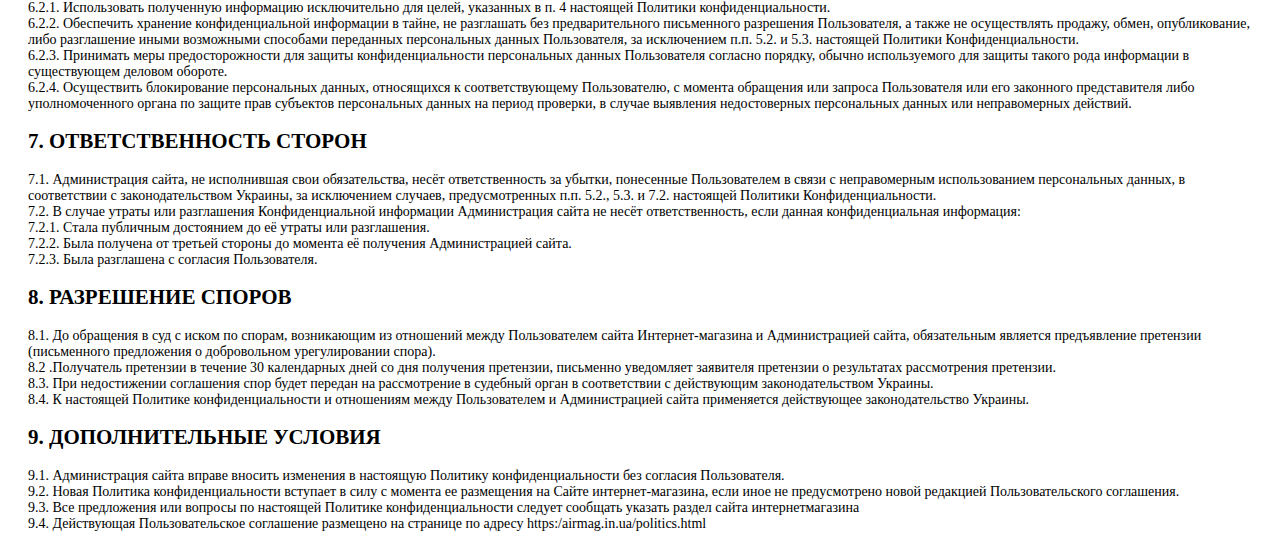
<file: politics.html>
﻿<html>
<head>
	<title>ПОЛИТИКА КОНФИДЕНЦИАЛЬНОСТИ И ПОЛЬЗОВАТЕЛЬСКОЕ СОГЛАШЕНИЕ</title>
<meta charset="UTF-8">
</head>
<body>
<div style="padding: 20px; font-size: 14px;font-family: 'PT Sans';">
	<h1 style="font-family: 'PT Sans'; padding: 0; margin: 0; margin-bottom: 16px; font-size:19pt; font-weight: bold;">Политика конфиденциальности</h1>

г. Киев «05» мая 2020 г.

Настоящее Пользовательское соглашение (далее –
Пользовательское соглашение) действует в отношении всей информации,
которую Интернет-магазин «AirPods», расположенный на доменном
имени https://airmag.in.ua
адрес магазина, может получить о Пользователе во время использования
сайта Интернет-магазина, программ и продуктов Интернет-магазина.

<h2>1. ОПРЕДЕЛЕНИЕ ТЕРМИНОВ</h2>
1.1. В настоящм Пользовательском соглашении используются
следующие термины:<br>
1.1.1. «Администрация сайта Интернет-магазина (далее – Администрация
сайта) » – уполномоченные сотрудники на управления сайтом,
действующие от имени Название организации, которые организуют и (или)
осуществляет обработку персональных данных, а также определяет цели
обработки персональных данных, состав персональных данных,
подлежащих обработке, действия (операции), совершаемые с
персональными данными.<br>
1.1.2. «Персональные данные» - любая информация, относящаяся к прямо
или косвенно определенному или определяемому физическому лицу
(субъекту персональных данных).<br>
1.1.3. «Обработка персональных данных» - любое действие (операция) или
совокупность действий (операций), совершаемых с использованием средств
автоматизации или без использования таких средств с персональными
данными, включая сбор, запись, систематизацию, накопление, хранение,
уточнение (обновление, изменение), извлечение, использование, передачу
(распространение, предоставление, доступ), обезличивание, блокирование,
удаление, уничтожение персональных данных.<br>
1.1.4. «Конфиденциальность персональных данных» - обязательное для
соблюдения Оператором или иным получившим доступ к персональным
данным лицом требование не допускать их распространения без согласия
субъекта персональных данных или наличия иного законного основания.<br>
1.1.5. «Пользователь сайта Интернет-магазина (далее  Пользователь)» –
лицо, имеющее доступ к Сайту, посредством сети Интернет и
использующее Сайт интернет-магазина.<br>
1.1.6. «Cookies» — небольшой фрагмент данных, отправленный вебсервером и хранимый на компьютере пользователя, который веб-клиент
или веб-браузер каждый раз пересылает веб-серверу в HTTP-запросе при
попытке открыть страницу соответствующего сайта.<br>
1.1.7. «IP-адрес» — уникальный сетевой адрес узла в компьютерной сети,
построенной по протоколу IP.

<h2>2. ОБЩИЕ ПОЛОЖЕНИЯ</h2>

2.1. Использование Пользователем сайта Интернет-магазина означает
согласие с настоящей Политикой конфиденциальности.<br>
2.2. В случае несогласия с условиями Политики конфиденциальности
Пользователь должен прекратить использование сайта Интернет-магазина.<br>
2.3. Настоящая Политика конфиденциальности применяется только к
сайту Интернет-магазина Название магазина. Интернет-магазин не
контролирует и не несет ответственность за сайты третьих лиц, на которые
Пользователь может перейти по ссылкам, доступным на сайте Интернетмагазина.<br>
2.4. Администрация сайта не несет ответственности за продукцию, приобретенную
на данном ресурсе.
2.5 Сайт https://airmag.in.ua/ несет исключительно информативную функцию.

<h2>3. ПРЕДМЕТ ПОЛИТИКИ КОНФИДЕНЦИАЛЬНОСТИ</h2>

3.1. Настоящая Политика конфиденциальности устанавливает
обязательства Администрации сайта интернет-магазина по неразглашению
и обеспечению режима защиты конфиденциальности персональных
данных, которые Пользователь предоставляет по запросу Администрации
сайта при регистрации на сайте интернет-магазина или при оформлении
заказа для приобретения Товара.<br>
3.2. Персональные данные, разрешённые к обработке в рамках настоящей
Политики конфиденциальности, предоставляются Пользователем путём
заполнения регистрационной формы на Сайте интернет-магазина Название
магазина в разделе Название раздела и включают в себя следующую
информацию:<br>
3.2.1. фамилию, имя, отчество Пользователя;<br>
3.2.2. контактный телефон Пользователя;<br>
3.2.3. адрес электронной почты (e-mail);<br>
3.2.4. адрес доставки Товара;<br>
3.2.5. место жительство Пользователя.<br>
3.3. Интернет-магазин защищает Данные, которые автоматически
передаются в процессе просмотра рекламных блоков и при посещении
страниц, на которых установлен статистический скрипт системы
("пиксель"):<br>
· IP адрес;<br>
· информация из cookies;<br>
· информация о браузере (или иной программе, которая осуществляет
доступ к показу рекламы);<br>
· время доступа;<br>
· адрес страницы, на которой расположен рекламный блок;<br>
· реферер (адрес предыдущей страницы).<br>
3.3.1. Отключение cookies может повлечь невозможность доступа к частям
сайта Интернет-магазина, требующим авторизации.<br>
3.3.2. Интернет-магазин осуществляет сбор статистики об IP-адресах своих
посетителей. Данная информация используется с целью выявления и
решения технических проблем, для контроля законности проводимых
финансовых платежей.<br>
3.4. Любая иная персональная информация не оговоренная выше (история
покупок, используемые браузеры и операционные системы и т.д.) подлежит
надежному хранению и нераспространению, за исключением случаев,
предусмотренных в п.п. 5.2. и 5.3. настоящей Политики
конфиденциальности.<br>


<h2>4. ЦЕЛИ СБОРА ПЕРСОНАЛЬНОЙ ИНФОРМАЦИИ ПОЛЬЗОВАТЕЛЯ</h2>

4.1. Персональные данные Пользователя Администрация сайта интернетмагазина может использовать в целях:<br>
4.1.1. Идентификации Пользователя, зарегистрированного на сайте
Интернет-магазина, для оформления заказа и (или) заключения Договора
купли-продажи товара дистанционным способом с Название интернетмагазина.<br>
4.1.2. Предоставления Пользователю доступа к персонализированным
ресурсам Сайта интернет-магазина.<br>
4.1.3. Установления с Пользователем обратной связи, включая направление
уведомлений, запросов, касающихся использования Сайта интернетмагазина, оказания услуг, обработка запросов и заявок от Пользователя.<br>
4.1.4. Определения места нахождения Пользователя для обеспечения
безопасности, предотвращения мошенничества.<br>
4.1.5. Подтверждения достоверности и полноты персональных данных,
предоставленных Пользователем.<br>
4.1.6. Создания учетной записи для совершения покупок, если
Пользователь дал согласие на создание учетной записи.<br>
4.1.7. Уведомления Пользователя Сайта интернет-магазина о состоянии
Заказа.<br>
4.1.8. Обработки и получения платежей, подтверждения налога или
налоговых льгот, оспаривания платежа, определения права на получение
кредитной линии Пользователем.<br>
4.1.9. Предоставления Пользователю эффективной клиентской и
технической поддержки при возникновении проблем связанных с
использованием Сайта интернет-магазина.<br>
4.1.10. Предоставления Пользователю с его согласия, обновлений
продукции, специальных предложений, информации о ценах, новостной
рассылки и иных сведений от имени Интернет-магазина или от имени
партнеров Интернет-магазина.<br>
4.1.11. Осуществления рекламной деятельности с согласия Пользователя.<br>
4.1.12. Предоставления доступа Пользователю на сайты или сервисы
партнеров Интернет-магазина с целью получения продуктов, обновлений и
услуг.

<h2>5. СПОСОБЫ И СРОКИ ОБРАБОТКИ ПЕРСОНАЛЬНОЙ ИНФОРМАЦИИ</h2>

5.1. Обработка персональных данных Пользователя осуществляется без
ограничения срока, любым законным способом, в том числе в
информационных системах персональных данных с использованием
средств автоматизации или без использования таких средств.<br>
5.2. Пользователь соглашается с тем, что Администрация сайта вправе
передавать персональные данные третьим лицам, в частности, курьерским
службам, организациями почтовой связи, операторам электросвязи,
исключительно в целях выполнения заказа Пользователя, оформленного на
Сайте интернет-магазина « Название магазина», включая доставку Товара.<br>
5.3. Персональные данные Пользователя могут быть переданы
уполномоченным органам государственной власти.<br>
5.4. При утрате или разглашении персональных данных Администрация
сайта информирует Пользователя об утрате или разглашении персональных
данных.<br>
5.5. Администрация сайта принимает необходимые организационные и
технические меры для защиты персональной информации Пользователя от
неправомерного или случайного доступа, уничтожения, изменения,
блокирования, копирования, распространения, а также от иных
неправомерных действий третьих лиц.<br>
5.6. Администрация сайта совместно с Пользователем принимает все
необходимые меры по предотвращению убытков или иных отрицательных
последствий, вызванных утратой или разглашением персональных данных
Пользователя.

<h2>6. ОБЯЗАТЕЛЬСТВА СТОРОН</h2>

6.1. Пользователь обязан:<br>
6.1.1. Предоставить информацию о персональных данных, необходимую
для пользования Сайтом интернет-магазина.<br>
6.1.2. Обновить, дополнить предоставленную информацию о персональных
данных в случае изменения данной информации.<br>
6.2. Администрация сайта обязана:<br>
6.2.1. Использовать полученную информацию исключительно для целей,
указанных в п. 4 настоящей Политики конфиденциальности.<br>
6.2.2. Обеспечить хранение конфиденциальной информации в тайне, не
разглашать без предварительного письменного разрешения Пользователя, а
также не осуществлять продажу, обмен, опубликование, либо разглашение
иными возможными способами переданных персональных данных
Пользователя, за исключением п.п. 5.2. и 5.3. настоящей Политики
Конфиденциальности.<br>
6.2.3. Принимать меры предосторожности для защиты
конфиденциальности персональных данных Пользователя согласно
порядку, обычно используемого для защиты такого рода информации в
существующем деловом обороте.<br>
6.2.4. Осуществить блокирование персональных данных, относящихся к
соответствующему Пользователю, с момента обращения или запроса
Пользователя или его законного представителя либо уполномоченного
органа по защите прав субъектов персональных данных на период
проверки, в случае выявления недостоверных персональных данных или
неправомерных действий.


<h2>7. ОТВЕТСТВЕННОСТЬ СТОРОН</h2>

7.1. Администрация сайта, не исполнившая свои обязательства, несёт
ответственность за убытки, понесенные Пользователем в связи с
неправомерным использованием персональных данных, в соответствии с
законодательством Украины, за исключением случаев,
предусмотренных п.п. 5.2., 5.3. и 7.2. настоящей Политики
Конфиденциальности.<br>
7.2. В случае утраты или разглашения Конфиденциальной информации
Администрация сайта не несёт ответственность, если данная
конфиденциальная информация:<br>
7.2.1. Стала публичным достоянием до её утраты или разглашения.<br>
7.2.2. Была получена от третьей стороны до момента её получения
Администрацией сайта.<br>
7.2.3. Была разглашена с согласия Пользователя.

<h2>8. РАЗРЕШЕНИЕ СПОРОВ</h2>

8.1. До обращения в суд с иском по спорам, возникающим из отношений
между Пользователем сайта Интернет-магазина и Администрацией сайта,
обязательным является предъявление претензии (письменного
предложения о добровольном урегулировании спора).<br>
8.2 .Получатель претензии в течение 30 календарных дней со дня получения
претензии, письменно уведомляет заявителя претензии о результатах
рассмотрения претензии.<br>
8.3. При недостижении соглашения спор будет передан на рассмотрение в
судебный орган в соответствии с действующим законодательством
Украины.<br>
8.4. К настоящей Политике конфиденциальности и отношениям между
Пользователем и Администрацией сайта применяется действующее
законодательство Украины.<br>

<h2>9. ДОПОЛНИТЕЛЬНЫЕ УСЛОВИЯ</h2>

9.1. Администрация сайта вправе вносить изменения в настоящую
Политику конфиденциальности без согласия Пользователя.<br>
9.2. Новая Политика конфиденциальности вступает в силу с момента ее
размещения на Сайте интернет-магазина, если иное не предусмотрено
новой редакцией Пользовательского соглашения.<br>
9.3. Все предложения или вопросы по настоящей Политике
конфиденциальности следует сообщать указать раздел сайта интернетмагазина<br>
9.4. Действующая Пользовательское соглашение размещено на странице
по адресу https:/airmag.in.ua/politics.html
</div></body>
</html>
</file>
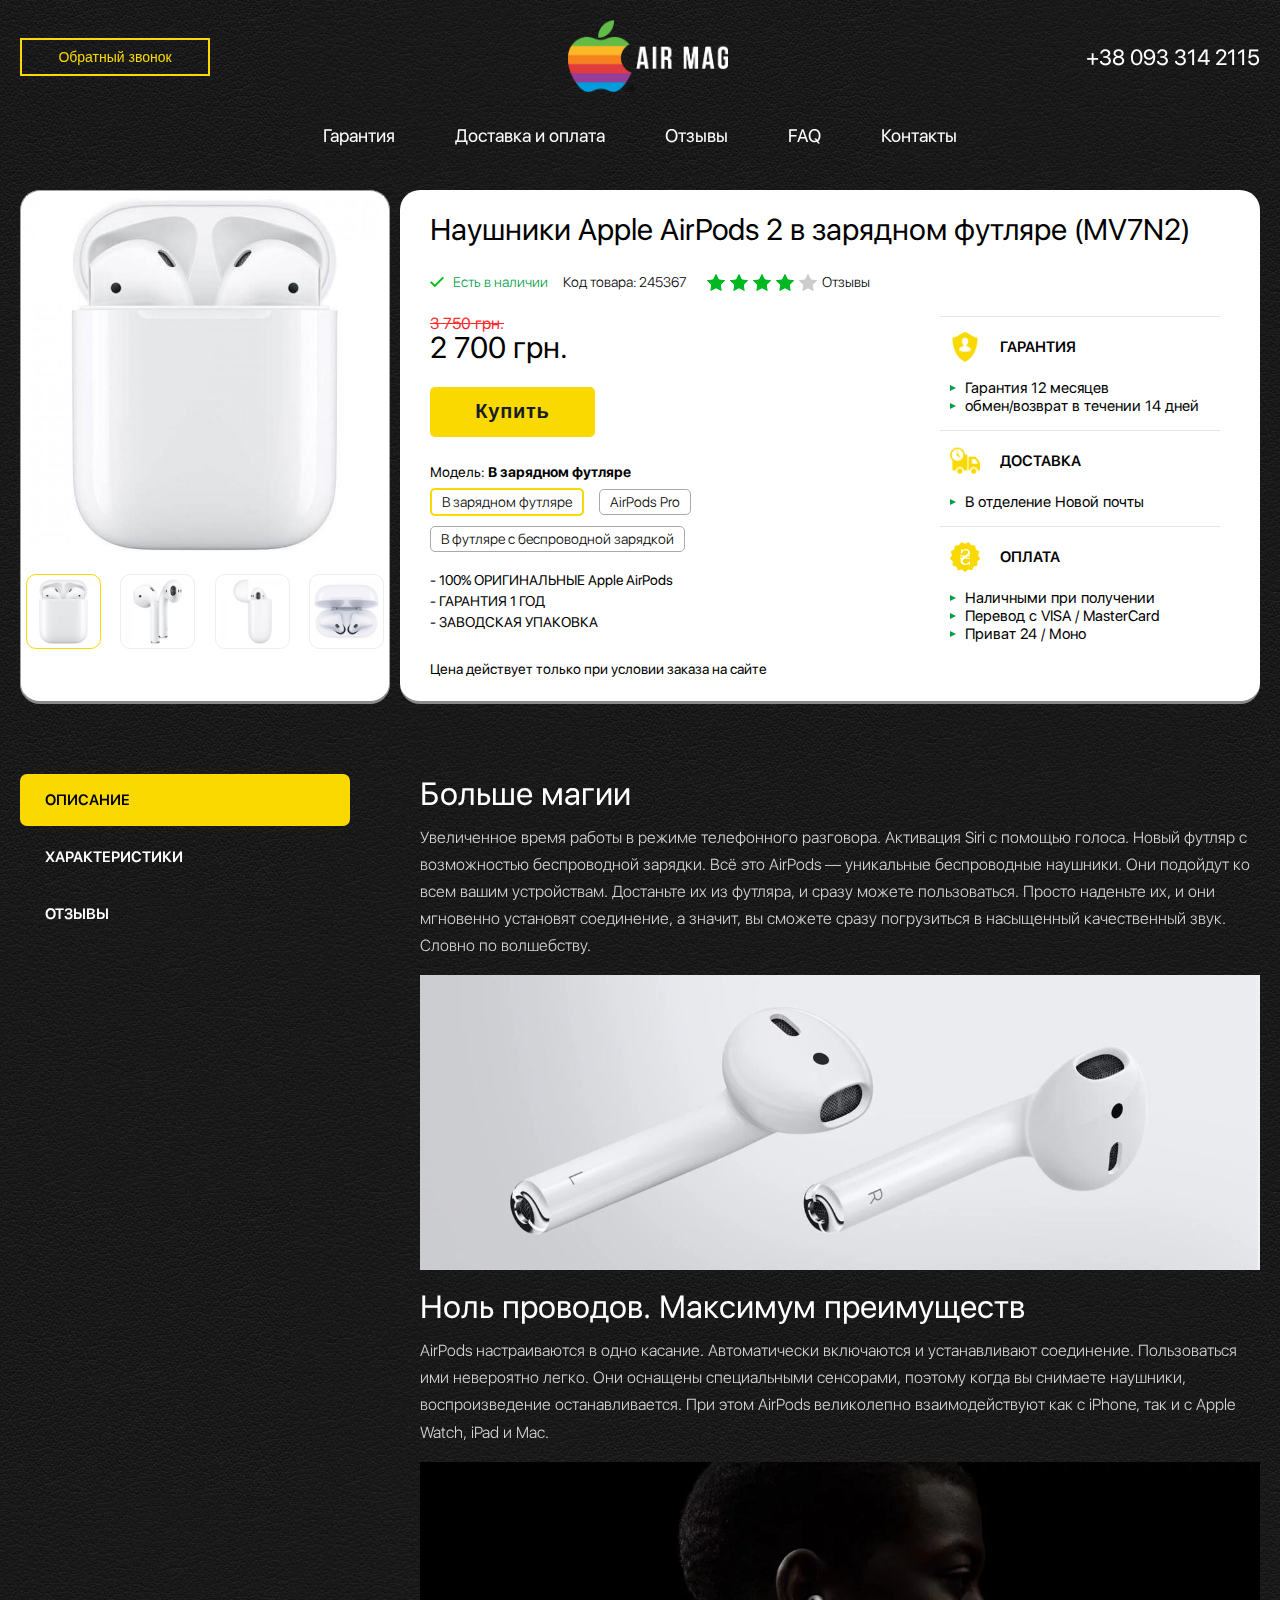
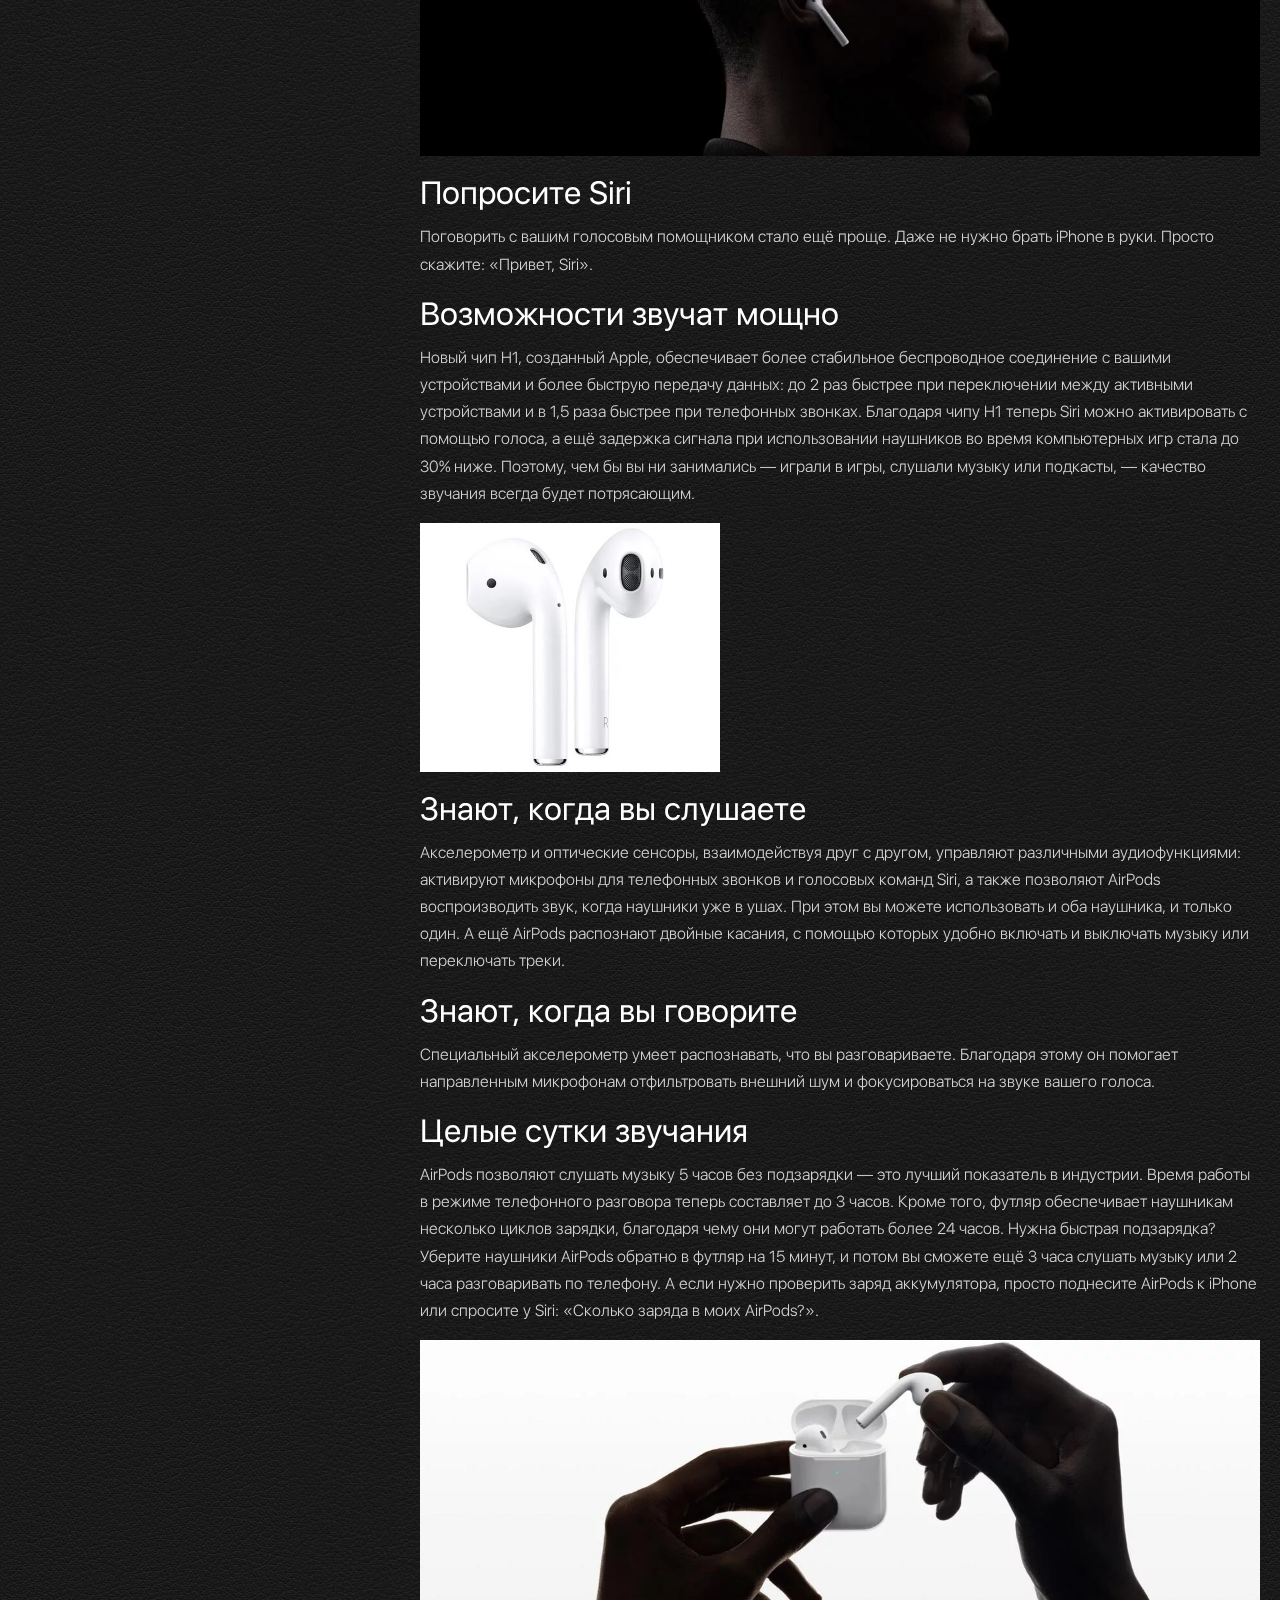
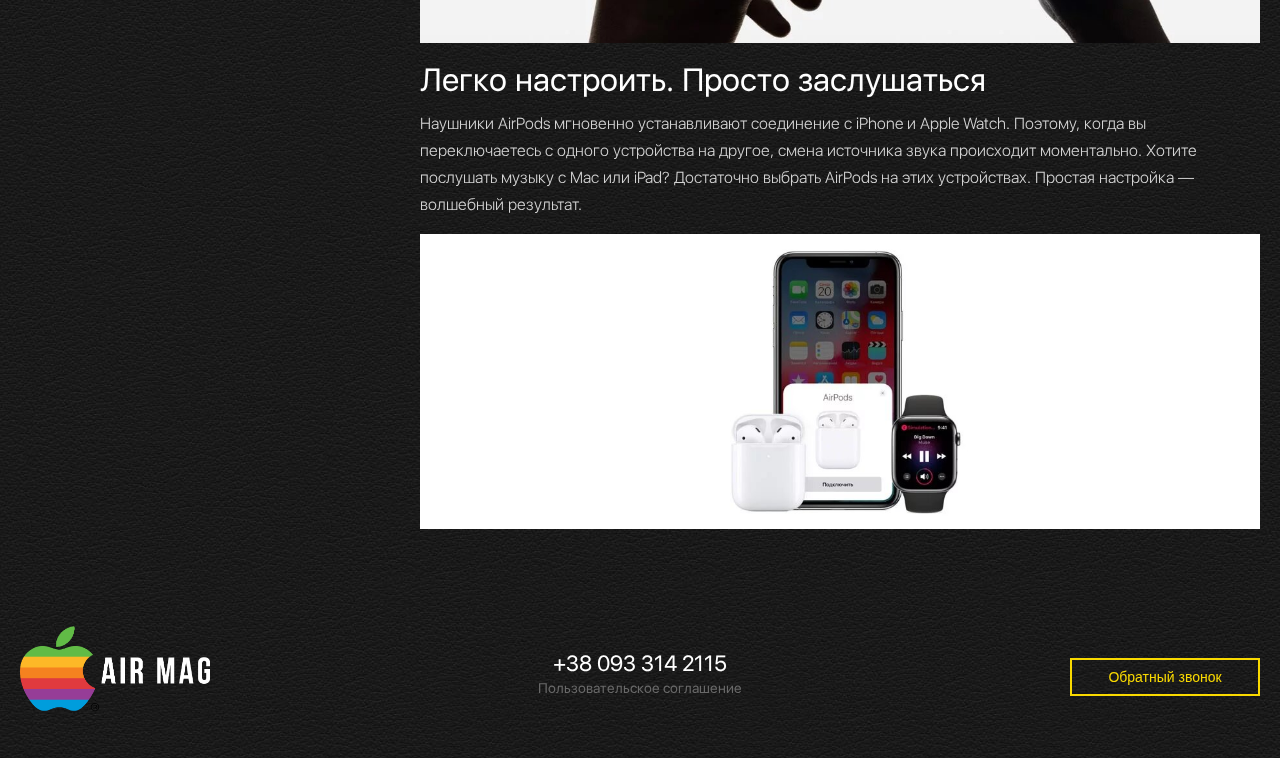
<file: prod1.html>
﻿<!DOCTYPE html>
<html xmlns="http://www.w3.org/1999/xhtml">

<head>

	<meta http-equiv="Content-Type" content="text/html; charset=utf-8">
	<meta name="format-detection" content="telephone=no">
	<meta name="viewport" content="width=device-width, initial-scale=1, user-scalable=no, maximum-scale=1">
	<title>Наушники Apple AirPods</title>
	<link rel="stylesheet" type="text/css" href="css/style.css">
</head>
<body class="loaded">

<!-- BEGIN BODY -->

<div class="main-wrapper">
</div>
<!-- BEGIN CONTENT -->

	<main class="content">
		<div class="prod">
			<div class="wrapper">
				<div class="prod__box flex">
					<div class="prod__image">
						<div class="prod-for">
							<img src="img/prod1.jpg" class="prod__img prod__img_1 active" alt="">
							<img src="img/prod2.jpg" class="prod__img prod__img_2" alt="">
							<img src="img/prod3.jpg" class="prod__img prod__img_3" alt="">
							<img src="img/prod4.jpeg" class="prod__img prod__img_4" alt="">
						</div>
						<div class="prod-nav flex">
							<img src="img/prod1.jpg" class="prod__smimage prod__smimage_1 active flex" data-id="1" alt="">
							<img src="img/prod2.jpg" class="prod__smimage prod__smimage_2 flex" alt="" data-id="2">
							<img src="img/prod3.jpg" class="prod__smimage prod__smimage_3 flex" alt="" data-id="3">
							<img src="img/prod4.jpeg" class="prod__smimage prod__smimage_4 flex" alt="" data-id="4">
						</div>
					</div>
					<div class="prod__cont">
						<div class="prod__heading">
							<h3 id="itemname">Наушники Apple AirPods 2 в зарядном футляре (MV7N2)</h3>
							<div class="prod__dop flex">
								<p class="prod__ava">Есть в наличии</p>
								<p class="prod__code">Код товара: 245367</p>
								<div class="prod__rate flex">
									<div class="comment__rating flex">
										<div class="comment__star active"></div>
										<div class="comment__star active"></div>
										<div class="comment__star active"></div>
										<div class="comment__star active"></div>
										<div class="comment__star"></div>
									</div>
									<span>Отзывы</span>
								</div>
							</div>
						</div>
						<div class="prod__bl flex">
							<div class="prod__left">
								<div class="prod__price1">
									<del>3 750 грн.</del><br>
									<span>2 700 грн.</span>
								</div>
								<div class="prod__btncont">
									<button class="prod__btn modal-run" data-id="3">Купить</button>
								</div>
								<div class="prod__text">
									<p>Модель: <b>В зарядном футляре</b></p>
								</div>
								<div class="prod__models flex">
									<a href="prod1.php-1.html" class="prod__model disabled">В зарядном футляре</a>
									<a href="prod3.html" class="prod__model">AirPods Pro</a>
									<a href="prod2.html" class="prod__model">В футляре с беспроводной зарядкой</a>
								</div>
								<br>
								<div class="prod__text">
									<p>- 100% ОРИГИНАЛЬНЫЕ  Apple AirPods <br>
									- ГАРАНТИЯ 1 ГОД<br>
									- ЗАВОДСКАЯ УПАКОВКА</p><br><br>
									<p>Цена действует только при условии заказа на сайте</p>
								</div>
							</div>
							<div class="prod__right">
								<div class="prod__adv">
									<div class="prod__head flex">
										<div class="prod__icon">
											<img src="img/icon1.png" alt="">
										</div>
										<span>Гарантия</span>
									</div>
									<ul class="prod__list">
										<li>Гарантия 12 месяцев</li>
										<li>обмен/возврат в течении 14 дней</li>
									</ul>
								</div>
								<div class="prod__adv">
									<div class="prod__head flex">
										<div class="prod__icon">
											<img src="img/icon3.png" alt="">
										</div>
										<span>Доставка</span>
									</div>
									<ul class="prod__list">
										<li>В отделение Новой почты</li>
									</ul>
								</div>
								<div class="prod__adv">
									<div class="prod__head flex">
										<div class="prod__icon">
											<img src="img/icon2.png" alt="">
										</div>
										<span>Оплата</span>
									</div>
									<ul class="prod__list">
										<li>Наличными при получении</li>
										<li>Перевод с VISA / MasterCard</li>
										<li>Приват 24 / Моно</li>
									</ul>
								</div>
							</div>
						</div>
					</div>
				</div>
			</div>
		</div>
		<div class="info" id="comm1">
			<div class="wrapper">
				<div class="info__box flex">
					<div class="info__tabs">
						<div class="info__tab active" data-id="1">Описание</div>
						<div class="info__tab" data-id="2">Характеристики</div>
						<div class="info__tab" data-id="3">Отзывы</div>
					</div>
					<div class="info__info info__info_1 descr">
						<!-- <h3>Новые наушники AirPods 2019 в зарядном футляре</h3>
						<p>Новая версия полюбившихся наушников компании Apple порадовала поклонников поддержкой «Hey Siri» и более энергоемким аккумулятором. Гарнитуру можно оперативно зарядить в специальном футляре. Благодаря наличию современных детекторов Apple AirPods 2019 with Charging Case моментально распознают положение и приостанавливают воспроизведение музыки при их снятии.</p>
						<p>Представленные аксессуары комплектуются специальным кабелем Lighting, кейс-зарядкой c возможностью заряжать через разъём Lightning, подробной инструкцией, а также талоном на гарантийное обслуживание. Интернет-магазин предоставляет возможность купить «яблочные» наушники по доступной стоимости.</p>
						<h3>Высокие технические характеристики и улучшенная автономность AirPods 2 поколения with Charging Case</h3>
						<p>Каждый аксессуар отдельно оснащен мощным процессором W2, отвечающим за распределение аудио и включающим сдвоенный направленный микрофон. Гарнитура обладает отличным взаимодействием с современными моделями Айфонов, Apple Watch, iMac, iPad. Встроенный чипсет гарантирует мгновенное подключение AirPods 2019 в зарядном футляре к «яблочным» гаджетам и обеспечит эффективную работу наушников.</p>
						<p>Гарнитура укомплектована литий-ионным аккумулятором, способным без проблем выдерживать 5-часовое прослушивание музыкальных файлов и разговор пользователя в течение 3-х часов. Кейс заряжается только с помощью встроенного разъема Lightning.</p>
						<h3>Каковы преимущества AirPods 2 поколения в чехле проводной зарядки?</h3>
						<p>Небольшие размеры и маленький вес делают «яблочные» аксессуары удобными для использования в любом месте. Всего лишь 15-минутная подзарядка гарнитуры в чехле позволит прослушать музыкальные треки на протяжении 3 часов. Каждый наушник оснащен двойными оптическими сенсорами, а также акселерометрами движения и голоса.</p>
						<p>Наличие современной технологии «Hey Siri» позволяет владельцам AirPods 2019 в чехле проводной зарядки вызвать электронного помощника при помощи голосовой команды. Встроенную функцию можно применять для запуска следующей песни, регулировки громкости и совершения звонка. <br>
						Суперсовременная беспроводная гарнитура характеризуется:<br></p>
						<ul>
							<li>компактностью;</li>
							<li>долговечностью;</li>
							<li>легкостью;</li>
							<li>возможностью автоматического включения и подсоединения;</li>
							<li>стойкостью к нагрузке;</li>
							<li>качественным звуком и голосом;</li>
							<li>прочным корпусом футляра;</li>
							<li>минималистским дизайном;</li>
							<li>быстрой подзарядкой в кейсе;</li>
							<li>отсутствием проводов (не считая провод для зарядки кейса);</li>
							<li>мгновенным доступом к Siri;</li>
							<li>простотой управления.</li>
						</ul>
						<h3>Сколько стоят Эпл АирПодс 2019 с проводной зарядкой?</h3>
						<p>Поставка «яблочных» аксессуаров выполняется от зарубежных производителей, которые предоставляют заказчикам 12-месячную гарантию на их бесперебойное функционирование. Вы можете купить изделия по лояльной цене в интернет-магазине. <br>
						Сертифицированные AirPods 2019 с проводной зарядкой быстро доставляются в каждый регион Украины.</p> -->
						<h3>Больше магии</h3>
						<p>Увеличенное время работы в режиме телефонного разговора. Активация Siri с помощью голоса. Новый футляр с возможностью беспроводной зарядки. Всё это AirPods — уникальные беспроводные наушники. Они подойдут ко всем вашим устройствам. Достаньте их из футляра, и сразу можете пользоваться. Просто наденьте их, и они мгновенно установят соединение, а значит, вы сможете сразу погрузиться в насыщенный качественный звук. Словно по волшебству.</p>
						<img src="img/aa1.jpg" alt="" style="max-width: 100%;margin-bottom: 15px;">
						<h3>Ноль проводов. Максимум преимуществ</h3>
						<p>AirPods настраиваются в одно касание. Автоматически включаются и устанавливают соединение. Пользоваться ими невероятно легко. Они оснащены специальными сенсорами, поэтому когда вы снимаете наушники, воспроизведение останавливается. При этом AirPods великолепно взаимодействуют как с iPhone, так и с Apple Watch, iPad и Mac.</p>
						<img src="img/aa2.jpg" alt="" style="max-width: 100%;margin-bottom: 15px;">
						<h3>Попросите Siri</h3>
						<p>Поговорить с вашим голосовым помощником стало ещё проще. Даже не нужно брать iPhone в руки. Просто скажите: «Привет, Siri».</p>
						<h3>Возможности звучат мощно</h3>
						<p>Новый чип H1, созданный Apple, обеспечивает более стабильное беспроводное соединение с вашими устройствами и более быструю передачу данных: до 2 раз быстрее при переключении между активными устройствами и в 1,5 раза быстрее при телефонных звонках. Благодаря чипу H1 теперь Siri можно активировать с помощью голоса, а ещё задержка сигнала при использовании наушников во время компьютерных игр стала до 30% ниже. Поэтому, чем бы вы ни занимались — играли в игры, слушали музыку или подкасты, — качество звучания всегда будет потрясающим.</p>
						<img src="img/aa3.jpg" alt="" style="max-width: 100%;margin-bottom: 15px;width: 300px;">
						<h3>Знают, когда вы слушаете</h3>
						<p>Акселерометр и оптические сенсоры, взаимодействуя друг с другом, управляют различными аудиофункциями: активируют микрофоны для телефонных звонков и голосовых команд Siri, а также позволяют AirPods воспроизводить звук, когда наушники уже в ушах. При этом вы можете использовать и оба наушника, и только один. А ещё AirPods распознают двойные касания, с помощью которых удобно включать и выключать музыку или переключать треки.</p>
						<h3>Знают, когда вы говорите</h3>
						<p>Специальный акселерометр умеет распознавать, что вы разговариваете. Благодаря этому он помогает направленным микрофонам отфильтровать внешний шум и фокусироваться на звуке вашего голоса.</p>
						<!-- <h3>Положите — зарядите</h3>
						<p>Заряжать AirPods очень просто: положите новый футляр AirPods на устройство для беспроводной зарядки стандарта Qi. Это всё, что нужно. Светящийся индикатор на передней панели футляра означает, что ваши AirPods заряжаются. А если под рукой нет устройства для беспроводной зарядки, то футляр можно зарядить через разъём Lightning.</p> -->
						<h3>Целые сутки звучания</h3>
						<p>AirPods позволяют слушать музыку 5 часов без подзарядки — это лучший показатель в индустрии. Время работы в режиме телефонного разговора теперь составляет до 3 часов. Кроме того, футляр обеспечивает наушникам несколько циклов зарядки, благодаря чему они могут работать более 24 часов. Нужна быстрая подзарядка? Уберите наушники AirPods обратно в футляр на 15 минут, и потом вы сможете ещё 3 часа слушать музыку или 2 часа разговаривать по телефону. А если нужно проверить заряд аккумулятора, просто поднесите AirPods к iPhone или спросите у Siri: «Сколько заряда в моих AirPods?».</p>
						<img src="img/aa4.jpg" alt="" style="max-width: 100%;margin-bottom: 15px;">
						<h3>Легко настроить. Просто заслушаться</h3>
						<p>Наушники AirPods мгновенно устанавливают соединение с iPhone и Apple Watch. Поэтому, когда вы переключаетесь с одного устройства на другое, смена источника звука происходит моментально. Хотите послушать музыку с Mac или iPad? Достаточно выбрать AirPods на этих устройствах. Простая настройка — волшебный результат.</p>
						<img src="img/aa5.jpg" alt="" style="max-width: 100%;margin-bottom: 15px;">
					</div>
					<div class="info__info info__info_2 char">
						<h3>Характеристики Наушники Apple AirPods 2 в зарядном футляре (MV7N2)</h3>
						<div class="char__row flex">
							<b>Название</b><span>Наушники Apple AirPods 2 в зарядном футляре (MV7N2)</span>
						</div>
						<div class="char__row flex">
							<b>Вид наушников</b><span>Вакуумные и вкладыши</span>
						</div>
						<div class="char__row flex">
							<b>Назначение</b><span>True Wireless Stereo (TWS)</span>
						</div>
						<div class="char__row flex">
							<b>Наличие гарнитуры</b><span>Да</span>
						</div>
						<div class="char__row flex">
							<b>Крепление</b><span>В ушах</span>
						</div>
						<div class="char__row flex">
							<b>Акустическое оформление</b><span>Закрытого типа</span>
						</div>
						<div class="char__row flex">
							<b>Излучатель</b><span>Динамический</span>
						</div>
						<div class="char__row flex">
							<b>Система активного шумоподавления</b><span>Нет</span>
						</div>
						<div class="char__row flex">
							<b>Тип подключения</b><span>Беспроводные</span>
						</div>
						<div class="char__row flex">
							<b>Функция беспроводной зарядки</b><span>Нет</span>
						</div>
						<div class="char__row flex">
							<b>Интерфейс подключения</b><span>Bluetooth</span>
						</div>
						<div class="char__row flex">
							<b>Кнопки управления</b><span>Кнопки управления треками</span>
						</div>
						<div class="char__row flex">
							<b>Защита от влаги</b><span>Нет</span>
						</div>
						<div class="char__row flex">
							<b>Элемент питания</b><span>Встроенный аккумулятор</span>
						</div>
						<div class="char__row flex">
							<b>Время работы</b><span>До 5 ч</span>
						</div>
						<div class="char__row flex">
							<b>Особенности автономной работы</b><span>До 5 часов воспроизведения или до 3 часов в режиме разговора; С подзарядкой в футляре: более 24 часов воспроизведения или до 18 часов в режиме разговора; Зарядка в футляре в течение 15 минут обеспечивает до 3 часов воспроизведения или до 2 часов в режиме разговора</span>
						</div>
						<div class="char__row flex">
							<b>Вес</b><span>Наушники: 8 г; Зарядный футляр: 40 г</span>
						</div>
						<div class="char__row flex">
							<b>Цвет корпуса</b><span>Белый</span>
						</div>
						<div class="char__row flex">
							<b>Особенности</b><span>Автоматическое включение и подключение; Быстрый доступ к Siri; Поддержка Live-прослушивания; Футляр заряжается с помощью устройств для беспроводной зарядки стандарта Qi или через разъём Lightning; Время работы наушников с полным зарядом: до 5 часов воспроизведения или до 3 часов в режиме разговора; Время работы наушников с подзарядкой в футляре: более 24 часов воспроизведения или до 18 часов в режиме разговора; Зарядка в футляре в течение 15 минут обеспечивает до 3 часов воспроизведения или до 2 часов в режиме разговора; Датчики AirPods: Сдвоенные направленные микрофоны; Двойные оптические сенсоры; Акселерометр движения; Голосовой акселерометр; Размеры: Наушники: 16,5 x 18,0 x 40,5 мм; Футляр: 44,3 x 21,3 x 53,5 мм; Системные требования: Модели iPhone, iPad и iPod touch с iOS 12.2 или новее; Модели Apple Watch с watchOS 5.2 или новее; Модели Mac с macOS 10.14.4 или новее</span>
						</div>
					</div>
					<div class="info__info info__info_3 comment">
						<div class="comment2__wrapper">
							<div class="comment2__box comment2__box_1 active">
								<h3>Отзывы для Наушники Apple AirPods 2 в зарядном футляре (MV7N2)</h3>
								<div class="comment__item">
									<div class="comment__head flex">
										<div class="comment__name flex">
											<span>Д.Владислав</span>
											<div class="comment__rating flex">
												<div class="comment__star active"></div>
												<div class="comment__star active"></div>
												<div class="comment__star active"></div>
												<div class="comment__star active"></div>
												<div class="comment__star"></div>
											</div>
										</div>
										<span class="comment__date">28.03.2020</span>
									</div>
									<div class="comment__text">
										<p>Заказывал наушники Apple Airpods вчера (27.02 ) после обеда и сегодня (28.02) уже пришли. Быстро и оперативно То что оригинал—это понятно. Не знаю зачем я пишу этот комментарий. По поводу производительности ещё посмотрим, ведь есть 14 дней на возврат.</p>
									</div>
								</div>
								<div class="comment__item">
									<div class="comment__head flex">
										<div class="comment__name flex">
											<span>Регина</span>
											<div class="comment__rating flex">
												<div class="comment__star active"></div>
												<div class="comment__star active"></div>
												<div class="comment__star active"></div>
												<div class="comment__star active"></div>
												<div class="comment__star active"></div>
											</div>
										</div>
										<span class="comment__date">25.03.2020</span>
									</div>
									<div class="comment__text">
										<p>Здравствуйте , спасибо большое за оперативную доставку ! Наушники супер , без сомнения оригинал ,цена порадовала :) впредь будем вашими клиентами :)</p>
									</div>
								</div>
								<div class="comment__item">
									<div class="comment__head flex">
										<div class="comment__name flex">
											<span>Руслан</span>
											<div class="comment__rating flex">
												<div class="comment__star active"></div>
												<div class="comment__star active"></div>
												<div class="comment__star active"></div>
												<div class="comment__star active"></div>
												<div class="comment__star active"></div>
											</div>
										</div>
										<span class="comment__date">23.03.2020</span>
									</div>
									<div class="comment__text">
										<p>Покупал наушники к новому году сыну, получил но оказалось правый наушник не заряжается, обменяли товар быстро, без проблем, сейчас работают нормально.</p>
										<!-- <div class="comment__answ">
											<h4 class="comment__answname">Ответ представителя магазина</h4>
											<p>Здравствуйте, Александр Да конечно, Вы можете использовать наушники Apple AirPods можно в качестве гарнитуры с устройством и поддержкой Bluetooth</p>
										</div> -->
									</div>
								</div>
								<div class="comment__item">
									<div class="comment__head flex">
										<div class="comment__name flex">
											<span>Apple fan</span>
											<div class="comment__rating flex">
												<div class="comment__star active"></div>
												<div class="comment__star active"></div>
												<div class="comment__star active"></div>
												<div class="comment__star"></div>
												<div class="comment__star"></div>
											</div>
										</div>
										<span class="comment__date">24.03.2020</span>
									</div>
									<div class="comment__text">
										<p>Спасибо магазину за прекрасные наушники! Вечером - заказал, а на следующий день забрал в отделении Новой почты.
										Все работает отлично. Это именно airpods 2 если сверить по серийному номер!
										Спасибо за столь прекрасный девайс.
										</p>
										<!-- <div class="comment__answ">
											<h4 class="comment__answname">Ответ представителя магазина</h4>
											<p>Здравствуйте, Богдан На всю технику Apple купленную в нашем магазине мы предоставляем ГАРАНТИЮ 1 год По вопросу гарантии обратитесь пожалуйста к сервис менеджеру</p>
										</div> -->
									</div>
								</div>
								<div class="comment__item">
									<div class="comment__head flex">
										<div class="comment__name flex">
											<span>Юлия</span>
											<div class="comment__rating flex">
												<div class="comment__star active"></div>
												<div class="comment__star active"></div>
												<div class="comment__star active"></div>
												<div class="comment__star active"></div>
												<div class="comment__star active"></div>
											</div>
										</div>
										<span class="comment__date">22.03.2020</span>
									</div>
									<div class="comment__text">
										<p>Если честно, были сомнения на счёт оригинальности, но я всегда доверяю отзывам) ну не может быть такого, чтобы столько людей покупали и хвалили просто так, это же apple, он стоит как почка, если бы были хоть малейшие нестыковки об этом уже давно написали бы) я заказывала AirPods 2 на сайте магазина, в течении 10 минут мне позвонили, подтвердили заказ, на следующий день были уже на почте) проверила через сайт серийный номер - все совпало, мой айфон сразу опознал их как родные, я оплатила и теперь радуюсь) Звук то, что надо, все биточки прослушиваются, ничего не выпадает, не цепляет волосы, можно звонить через Сири, короче пять баллов! Приятно, что есть возврат и обмен в течении двух недель, и гарантия аж на год. Поэтому, однозначно рекомендую к покупкам)</p>
									</div>
								</div>
							</div>
							<div class="comment2__box comment2__box_2">
								<h3>Отзывы для Наушники Apple AirPods 2 в зарядном футляре (MV7N2)</h3>
								<div class="comment__item">
									<div class="comment__head flex">
										<div class="comment__name flex">
											<span>Ольга</span>
											<div class="comment__rating flex">
												<div class="comment__star active"></div>
												<div class="comment__star active"></div>
												<div class="comment__star active"></div>
												<div class="comment__star active"></div>
												<div class="comment__star active"></div>
											</div>
										</div>
										<span class="comment__date">20.03.2020</span>
									</div>
									<div class="comment__text">
										<p>Скажите, зарядка идет в наборе? И как они будут с Huawei p20 работать!?</p>
										<div class="comment__answ">
											<h4 class="comment__answname">Ответ представителя магазина</h4>
											<p>Здравствуйте, Ольга. Комплект поставки: Наушники AirPods, Зарядный футляр, Кабель Lightning/USB.</p>
										</div>
									</div>
								</div>
								<div class="comment__item">
									<div class="comment__head flex">
										<div class="comment__name flex">
											<span>Marytnov Dmitry</span>
											<div class="comment__rating flex">
												<div class="comment__star active"></div>
												<div class="comment__star active"></div>
												<div class="comment__star active"></div>
												<div class="comment__star active"></div>
												<div class="comment__star"></div>
											</div>
										</div>
										<span class="comment__date">19.03.2020</span>
									</div>
									<div class="comment__text">
										<p>Все круто. Аирподсы забрал, проверил на подлинность на почте по серийному номеру, работают без каких либо претензий. Спасибо магазину за такую низкую цену на Apple AirPods 2, теперь буду покупать тут всегда.</p>
									</div>
								</div>
								<div class="comment__item">
									<div class="comment__head flex">
										<div class="comment__name flex">
											<span>Леша</span>
											<div class="comment__rating flex">
												<div class="comment__star active"></div>
												<div class="comment__star active"></div>
												<div class="comment__star active"></div>
												<div class="comment__star active"></div>
												<div class="comment__star active"></div>
											</div>
										</div>
										<span class="comment__date">18.03.2020</span>
									</div>
									<div class="comment__text">
										<p>Купил эти наушники. Перед этими прочитал отзывы, думал всё ли будет ок. В итоге мне приехали наушники на почте открыть не дали я напрягся, Думаю все ли с ними нормально, коробка запечатанна, сзади есть сирийка, с телефона пробил на сайте эпла.
										Серийный номер показал что оргиги, так что можете не приживать магаз нормальный
										Минус что за наложу мохера берут на почте
										</p>
									</div>
								</div>
								<div class="comment__item">
									<div class="comment__head flex">
										<div class="comment__name flex">
											<span>Богдан</span>
											<div class="comment__rating flex">
												<div class="comment__star active"></div>
												<div class="comment__star active"></div>
												<div class="comment__star active"></div>
												<div class="comment__star active"></div>
												<div class="comment__star active"></div>
											</div>
										</div>
										<span class="comment__date">18.03.2020</span>
									</div>
									<div class="comment__text">
										<p>На почте проверить чтоб как нужно заказывать есть ли возможность чтоб вы сделали примечание к заказу о возможности проверки ?</p>
										<div class="comment__answ">
											<h4 class="comment__answname">Ответ представителя магазина</h4>
											<p>Добрый день, Богдан.
											Товар мы отправляем в заводской упаковке, правила Новой почты не разрешают до оплаты распечатывать устройства в заводском блистере. На протяжении 14 дней возможен возврат или обмен, гарантия 12 месяцев от магазина. Гарантийный талон и чек отправляется с посылкой.
											</p>
										</div>
									</div>
								</div>
								<div class="comment__item">
									<div class="comment__head flex">
										<div class="comment__name flex">
											<span>Артем Короленко</span>
											<div class="comment__rating flex">
												<div class="comment__star active"></div>
												<div class="comment__star active"></div>
												<div class="comment__star active"></div>
												<div class="comment__star active"></div>
												<div class="comment__star"></div>
											</div>
										</div>
										<span class="comment__date">17.03.2020</span>
									</div>
									<div class="comment__text">
										<p>Буквально за день до того как купить к вас airpods 2 купил через Instagram в другом магазине. По всей видимости пришли китайская копия. Решил попробовать купить у вас , так как цена не отличалась. И при распаковке посылки на Новой почте , сразу понял что оригинал , так как продукцию Apple сразу чувствуешь. Это достаточное количество наклеек на коробке , вес самой коробки и тд. Плюс порадовала гарантия .молодой человек который со мной общался по телефону во время покупки , ставлю жирных 5 балов. Красавчик . Спасибо большое за возможность приобретение товара. Непременно куплю ещё</p>
									</div>
								</div>
							</div>
							<div class="comment2__box comment2__box_3">
								<h3>Отзывы для Наушники Apple AirPods 2 в зарядном футляре (MV7N2)</h3>
								<div class="comment__item">
									<div class="comment__head flex">
										<div class="comment__name flex">
											<span>Егор</span>
											<div class="comment__rating flex">
												<div class="comment__star active"></div>
												<div class="comment__star active"></div>
												<div class="comment__star active"></div>
												<div class="comment__star active"></div>
												<div class="comment__star active"></div>
											</div>
										</div>
										<span class="comment__date">15.03.2020</span>
									</div>
									<div class="comment__text">
										<p>Здравствуйте, почему у вас такая дешевая цена на AirPods? Даже на оригинальном сайте Apple они стоят 159$, а это почти 4000 гривен. А у вас новые, даже дешевле. Вы что их, себе в убыток продаёте?</p>
										<div class="comment__answ">
											<h4 class="comment__answname">Ответ представителя магазина</h4>
											<p>Добрый день. На Наушники Apple AirPods 2 в зарядном футляре (MV7N2) действует специальное предложение В связи с чем, сейчас Вы можете совершить покупку по ВЫГОДНОЙ ЦЕНЕ! 100% оригинал, новые запечатанные. Оформляете заказ и можете лично в этом убедится.</p>
										</div>
									</div>
								</div>
								<div class="comment__item">
									<div class="comment__head flex">
										<div class="comment__name flex">
											<span>Александра</span>
											<div class="comment__rating flex">
												<div class="comment__star active"></div>
												<div class="comment__star active"></div>
												<div class="comment__star active"></div>
												<div class="comment__star active"></div>
												<div class="comment__star"></div>
											</div>
										</div>
										<span class="comment__date">15.03.2020</span>
									</div>
									<div class="comment__text">
										<p>Приобрела данные наушники, долго решалась так как пугала низкая цена, сегодня получила, проверила, все работает, звучание замечательное, телефон сразу определил данный гаджет, работает без проблем, проверила серийный номер (доверяй но проверяй) все хорошо, мои опасение исчезли)) спасибо за быструю доставку, в дальнейшем буду пользоваться услугами данного магазина и советовать друзьям и знакомым, сотрудники очень вежливы и терпеливы к назойливым вопросом! Ещё раз спасибо))</p>
									</div>
								</div>
								<div class="comment__item">
									<div class="comment__head flex">
										<div class="comment__name flex">
											<span>Денис</span>
											<div class="comment__rating flex">
												<div class="comment__star active"></div>
												<div class="comment__star active"></div>
												<div class="comment__star active"></div>
												<div class="comment__star active"></div>
												<div class="comment__star active"></div>
											</div>
										</div>
										<span class="comment__date">13.03.2020</span>
									</div>
									<div class="comment__text">
										<p>Все супер, купил девушке на подарок, не распечатывал, но сразу проверил по серийному номеру, Вторые все как надо, спасибо) <br>
										Купить их за такую цену при средний на них 5к, вообще кайф</p>
									</div>
								</div>
								<div class="comment__item">
									<div class="comment__head flex">
										<div class="comment__name flex">
											<span>Дмитро</span>
											<div class="comment__rating flex">
												<div class="comment__star active"></div>
												<div class="comment__star active"></div>
												<div class="comment__star active"></div>
												<div class="comment__star active"></div>
												<div class="comment__star active"></div>
											</div>
										</div>
										<span class="comment__date">11.03.2020</span>
									</div>
									<div class="comment__text">
										<p>Замовив, день очікування і отримав, чудова ціна за хорошу оригінальну річ, тепер всім раджу цей магазин, техніка таж, а ціна нижча чим в конкурентів)</p>
									</div>
								</div>
								<div class="comment__item">
									<div class="comment__head flex">
										<div class="comment__name flex">
											<span>Марина</span>
											<div class="comment__rating flex">
												<div class="comment__star active"></div>
												<div class="comment__star active"></div>
												<div class="comment__star active"></div>
												<div class="comment__star active"></div>
												<div class="comment__star active"></div>
											</div>
										</div>
										<span class="comment__date">10.03.2020</span>
									</div>
									<div class="comment__text">
										<p>Отличные наушники, звук идеальный и при разговоре и при прослушивании музыки. <br>
										При наличии такого футляр можно не переживать что они могут потеряться, в любой момент при наличии сети либо павербанка можно поставить на подзарядки.<br>
										Очень удобные, можно брать везде з собою, и что самое идеальное не путаться как проводные
										Подарил муж, очень довольна.</p>
									</div>
								</div>
							</div>
							<div class="comment2__box comment2__box_4">
								<h3>Отзывы для Наушники Apple AirPods</h3>
								<div class="comment__item">
									<div class="comment__head flex">
										<div class="comment__name flex">
											<span>Сергей</span>
											<div class="comment__rating flex">
												<div class="comment__star active"></div>
												<div class="comment__star active"></div>
												<div class="comment__star active"></div>
												<div class="comment__star active"></div>
												<div class="comment__star active"></div>
											</div>
										</div>
										<span class="comment__date">10.03.2020</span>
									</div>
									<div class="comment__text">
										<p>AirPods Pro - это просто отличное устройство, особенно в сочетании с IOS гаджетами! Шумоподавление удивительно, и в самолете вы не слышите ничего, кроме музыки, фильма или аудиокниги, которую слышите.
										Необходимо соблюдать осторожность в отношении их долговечности, так как, если они упадут на твердую поверхность, мне кажется могут треснуть.
										Производительность и комфорт на высшем уровне, как и в предыдущих моделях apple Airpods .</p>
									</div>
								</div>
								<div class="comment__item">
									<div class="comment__head flex">
										<div class="comment__name flex">
											<span>Анатолий</span>
											<div class="comment__rating flex">
												<div class="comment__star active"></div>
												<div class="comment__star active"></div>
												<div class="comment__star active"></div>
												<div class="comment__star active"></div>
												<div class="comment__star active"></div>
											</div>
										</div>
										<span class="comment__date">09.03.2020</span>
									</div>
									<div class="comment__text">
										<p>Очень хорошее качество звука, очень круто работает подавление активного шума, хорошее время автономной работы. Зарядный чехол выглядит солидно, посмотрим как поведет себя спустя долгое время использования)</p>
									</div>
								</div>
								<div class="comment__item">
									<div class="comment__head flex">
										<div class="comment__name flex">
											<span>Денис</span>
											<div class="comment__rating flex">
												<div class="comment__star active"></div>
												<div class="comment__star active"></div>
												<div class="comment__star active"></div>
												<div class="comment__star active"></div>
												<div class="comment__star active"></div>
											</div>
										</div>
										<span class="comment__date">09.03.2020</span>
									</div>
									<div class="comment__text">
										<p>Все супер, купил девушке на подарок, не распечатывал, но сразу проверил по серийному номеру, Вторые все как надо, спасибо) <br>
										Купить их за такую цену при средний на них 5к, вообще кайф</p>
									</div>
								</div>
								<div class="comment__item">
									<div class="comment__head flex">
										<div class="comment__name flex">
											<span>Дмитро</span>
											<div class="comment__rating flex">
												<div class="comment__star active"></div>
												<div class="comment__star active"></div>
												<div class="comment__star active"></div>
												<div class="comment__star active"></div>
												<div class="comment__star active"></div>
											</div>
										</div>
										<span class="comment__date">07.03.2020</span>
									</div>
									<div class="comment__text">
										<p>Замовив, день очікування і отримав, чудова ціна за хорошу оригінальну річ, тепер всім раджу цей магазин, техніка таж, а ціна нижча чим в конкурентів)</p>
									</div>
								</div>
								<div class="comment__item">
									<div class="comment__head flex">
										<div class="comment__name flex">
											<span>Марина</span>
											<div class="comment__rating flex">
												<div class="comment__star active"></div>
												<div class="comment__star active"></div>
												<div class="comment__star active"></div>
												<div class="comment__star active"></div>
												<div class="comment__star active"></div>
											</div>
										</div>
										<span class="comment__date">07.03.2020</span>
									</div>
									<div class="comment__text">
										<p>Отличные наушники, звук идеальный и при разговоре и при прослушивании музыки. <br>
										При наличии такого футляр можно не переживать что они могут потеряться, в любой момент при наличии сети либо павербанка можно поставить на подзарядки.<br>
										Очень удобные, можно брать везде з собою, и что самое идеальное не путаться как проводные
										Подарил муж, очень довольна.</p>
									</div>
								</div>
							</div>
						</div>
						<p class="comment__show">Показать больше</p>
						<div class="pagination flex">
							<a class="pagination__item active" data-id="1">1</a>
							<a class="pagination__item" data-id="2">2</a>
							<a class="pagination__item" data-id="3">3</a>
							<a class="pagination__item" data-id="4">4</a>
						</div>
						<form action="send.php" method="POST" class="feedback">
							<h5 class="feedback__title">Оставьте Ваш отзыв</h5>
							<input type="hidden" name="rating">
							<div class="feedback__rating flex">
								<div class="feedback__star feedback__star_1 active" data-id="1" data-name="Плохой"></div>
								<div class="feedback__star feedback__star_2 active" data-id="2" data-name="Так себе"></div>
								<div class="feedback__star feedback__star_3 active" data-id="3" data-name="Нормальный"></div>
								<div class="feedback__star feedback__star_4" data-id="4" data-name="Хороший"></div>
								<div class="feedback__star feedback__star_5" data-id="5" data-name="Отличный"></div>
							</div>
							<div class="feedback__input">
								<label for="">Ваше имя</label>
								<input type="text" name="uname" required="">
							</div>
							<div class="feedback__input">
								<label for="">Ваш отзыв</label>
								<textarea name="feedback" required=""></textarea>
							</div>
							<button class="feedback__btn" name="sendForm2">Добавить отзыв</button>
						</form>
					</div>
				</div>
			</div>
		</div>
		<!--Modal window-->
		<div class="modal-cont modal-cont-2">
			<!-- <span class="modal-close">
				<img src="img/close.png" alt="">
			</span> -->
			<div class="modal__container">
				<h2 class="big">Оставьте заявку</h2>
				<h3>Наш менеджер свяжется с Вами в ближайшее время</h3>
				<form action="mail.php" method="POST" class="modal__form">
					<input type="hidden" name="formname" value="Наушники Apple AirPods 2 в зарядном футляре (MV7N2)">
					<div class="modal__quiz">
						<div class="modal__ques modal__ques_8 active">
							<div class="modal__inpcont">
								<input type="text" class="modal__input" name="us_name" placeholder="Ваше имя" maxlength="100" required="">
							</div>
							<div class="modal__inpcont">
								<input type="text" class="modal__input" name="phone" placeholder="Ваш номер телефона" maxlength="50" required="">
							</div>
						</div>
						<div class="modal__btns flex">
							<button type="submit" name="sendForm1" class="btn modal__submit modal__submit_2 active">Оставить заявку</button>
						</div>
					</div>
				</form>
			</div>
		</div><!--Modal window-->
		<!--Modal window-->
		<div class="modal-cont modal-cont-3">
			<!-- <span class="modal-close">
				<img src="img/close.png" alt="">
			</span> -->
			<div class="modal__container">
				<h2 class="big">Заказать товар</h2>
				<!-- <h3>Наш менеджер свяжется с Вами в ближайшее время</h3> -->
				<form action="mail.php" method="POST" class="modal__form">
					<input type="hidden" name="formname" value="Наушники Apple AirPods 2 в зарядном футляре (MV7N2)">
					<div class="modal__quiz">
						<div class="modal__ques modal__ques_8 active">
							<div class="modal__inpcont">
								<input type="text" class="modal__input" name="us_name" placeholder="ФИО" required="">
							</div>
							<div class="modal__inpcont">
								<input type="text" class="modal__input" name="phone" placeholder="Ваш номер телефона" maxlength="50" required="">
							</div>
							<div class="modal__inpcont" style="width: 49%;display: inline-block;">
								<input type="text" class="modal__input" name="town" placeholder="Город" required="">
							</div>
							<div class="modal__inpcont" style="width: 49%;display: inline-block;margin-left: 1%;">
								<input type="text" class="modal__input" name="post" placeholder="Отделение НП" required="">
							</div>
							<div class="modal__inpcont">
								<select name="paymethod" required="">
									<option disabled="">Способ оплаты</option>
									<option value="Наличными при получении" selected="">Наличными при получении</option>
									<option value="Visa/MasterCard">Visa/MasterCard</option>
									<option value="Приват 24">Приват 24/Mono</option>
								</select>
							</div>
							<div class="modal__inpcont">
								<textarea name="comment" placeholder="Комментарий к заказу"></textarea>
							</div>
						</div>
						<div class="modal__btns flex">
							<button type="submit" name="sendForm3" class="btn modal__submit modal__submit_2 active">Заказ подтверждаю</button>
						</div>
					</div>
				</form>
			</div>
		</div><!--Modal window-->
		<div class="overlay"></div>
	</main>

<!-- CONTENT EOF   -->
<!-- BEGIN HEADER -->

	<header class="header">
	<div class="wrapper">
		<div class="header__box flex">
			<button class="header__btn modal-run mob-hide" data-id="2">Обратный звонок</button>
			<a href="index.html" class="header__logo">
				<img src="img/logo2.png" alt="">
			</a>
			<div class="header__toggle">
				<span></span>
				<span></span>
				<span></span>
			</div>
			<a href="tel:+38 093 314 2115" class="header__phone mob-hide">+38 093 314 2115</a>
		</div>
	</div>
	<div class="navigation">
		<div class="wrapper">
			<div class="navigation__box flex">
				<a href="garanty.html" class="navigation__link">Гарантия</a>
				<a href="delivery.html" class="navigation__link">Доставка и оплата</a>
				<!-- <a href="" class="navigation__link">Оплата</a> -->
				<a href="index.html#comm1" class="navigation__link">Отзывы</a>
				<a href="index.html#qna" class="navigation__link">FAQ</a>
				<a href="contact.html" class="navigation__link">Контакты</a>
			</div>
			<div class="mob-nav">
				<a href="tel:+38 093 314 2115" class="header__phone">+38 093 314 2115</a>
				<button class="header__btn modal-run" data-id="2">Обратный звонок</button>
			</div>
		</div>
	</div>
</header>
<!-- HEADER EOF   -->

<!-- BEGIN FOOTER -->

	<footer class="footer">
		<div class="wrapper">
			<div class="footer__box flex">
				<a href="index.html" class="footer__logo">
					<img src="img/logo.png" alt="">
				</a>
				<div style="text-align: center;">
					<a href="tel:+38 093 314 2115" class="footer__phone">+38 093 314 2115</a>
					<a href="politics.html" class="footer__text" style="font-size:14px;color: #fff;display: block;margin-top: 7px;margin-bottom: 8px;">Пользовательское соглашение</a>
				</div>
				<button class="footer__btn modal-run" data-id="2">Обратный звонок</button>
			</div>
		</div>
	</footer>
<!-- FOOTER EOF   -->
</div>

<div class="icon-load"></div>

<!-- BODY EOF   -->

	<script type="text/javascript" src="js/jquery-3.0.0.min.js"></script>
	<script type="text/javascript" src="js/jquery-migrate-1.4.1.min.js"></script>
	<!--
	<script type="text/javascript" src="js/components/jquery.fancybox.js" ></script>

	<script type="text/javascript" src="js/components/slick.js" ></script>
	<script type="text/javascript" src="js/components/jquery.mCustomScrollbar.js" ></script>
	-->
	<script type="text/javascript" src="js/components/jquery.mask.js"></script>
	<script type="text/javascript" src="js/custom.js"></script>
</body>
<!-- Copied from https://www.airpowerstore.com/prod1.html by Cyotek WebCopy 1.8.0.652, 20 мая 2020 г., 9:18:58 -->
</html>
</file>
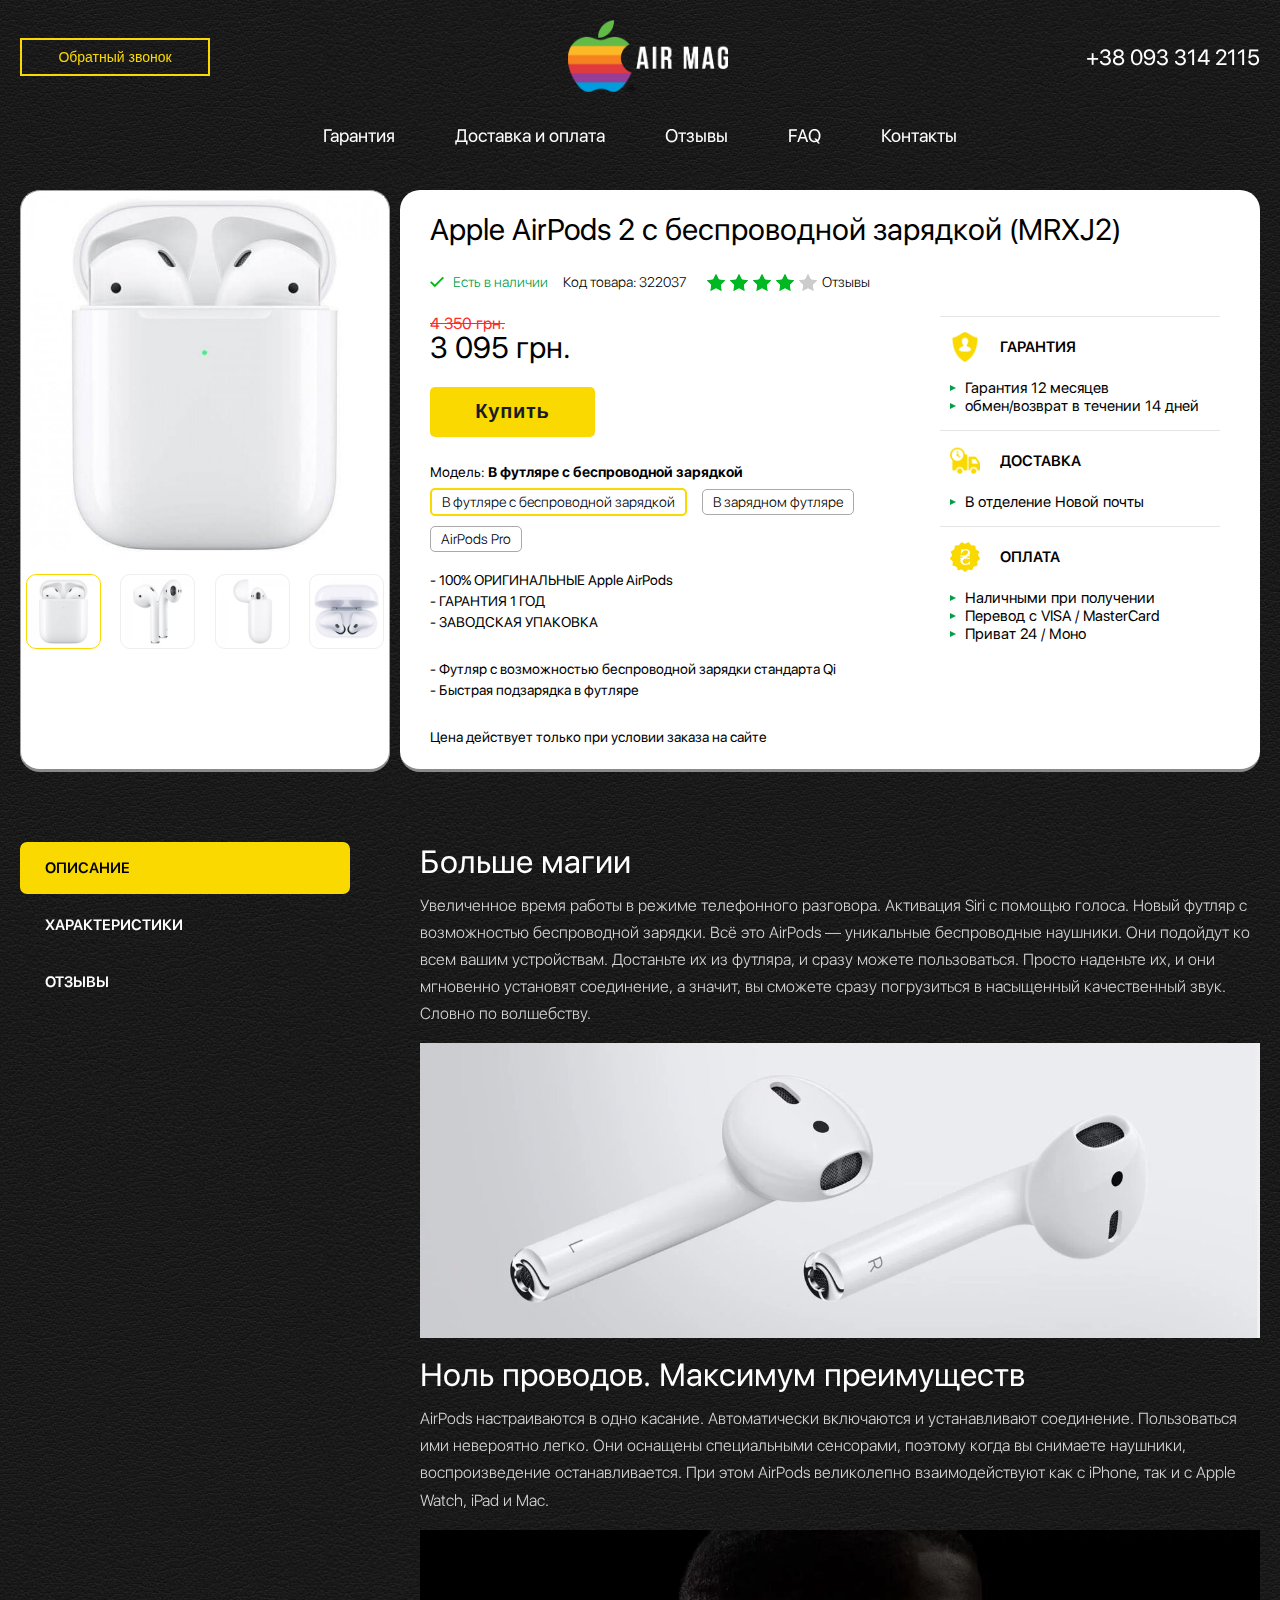
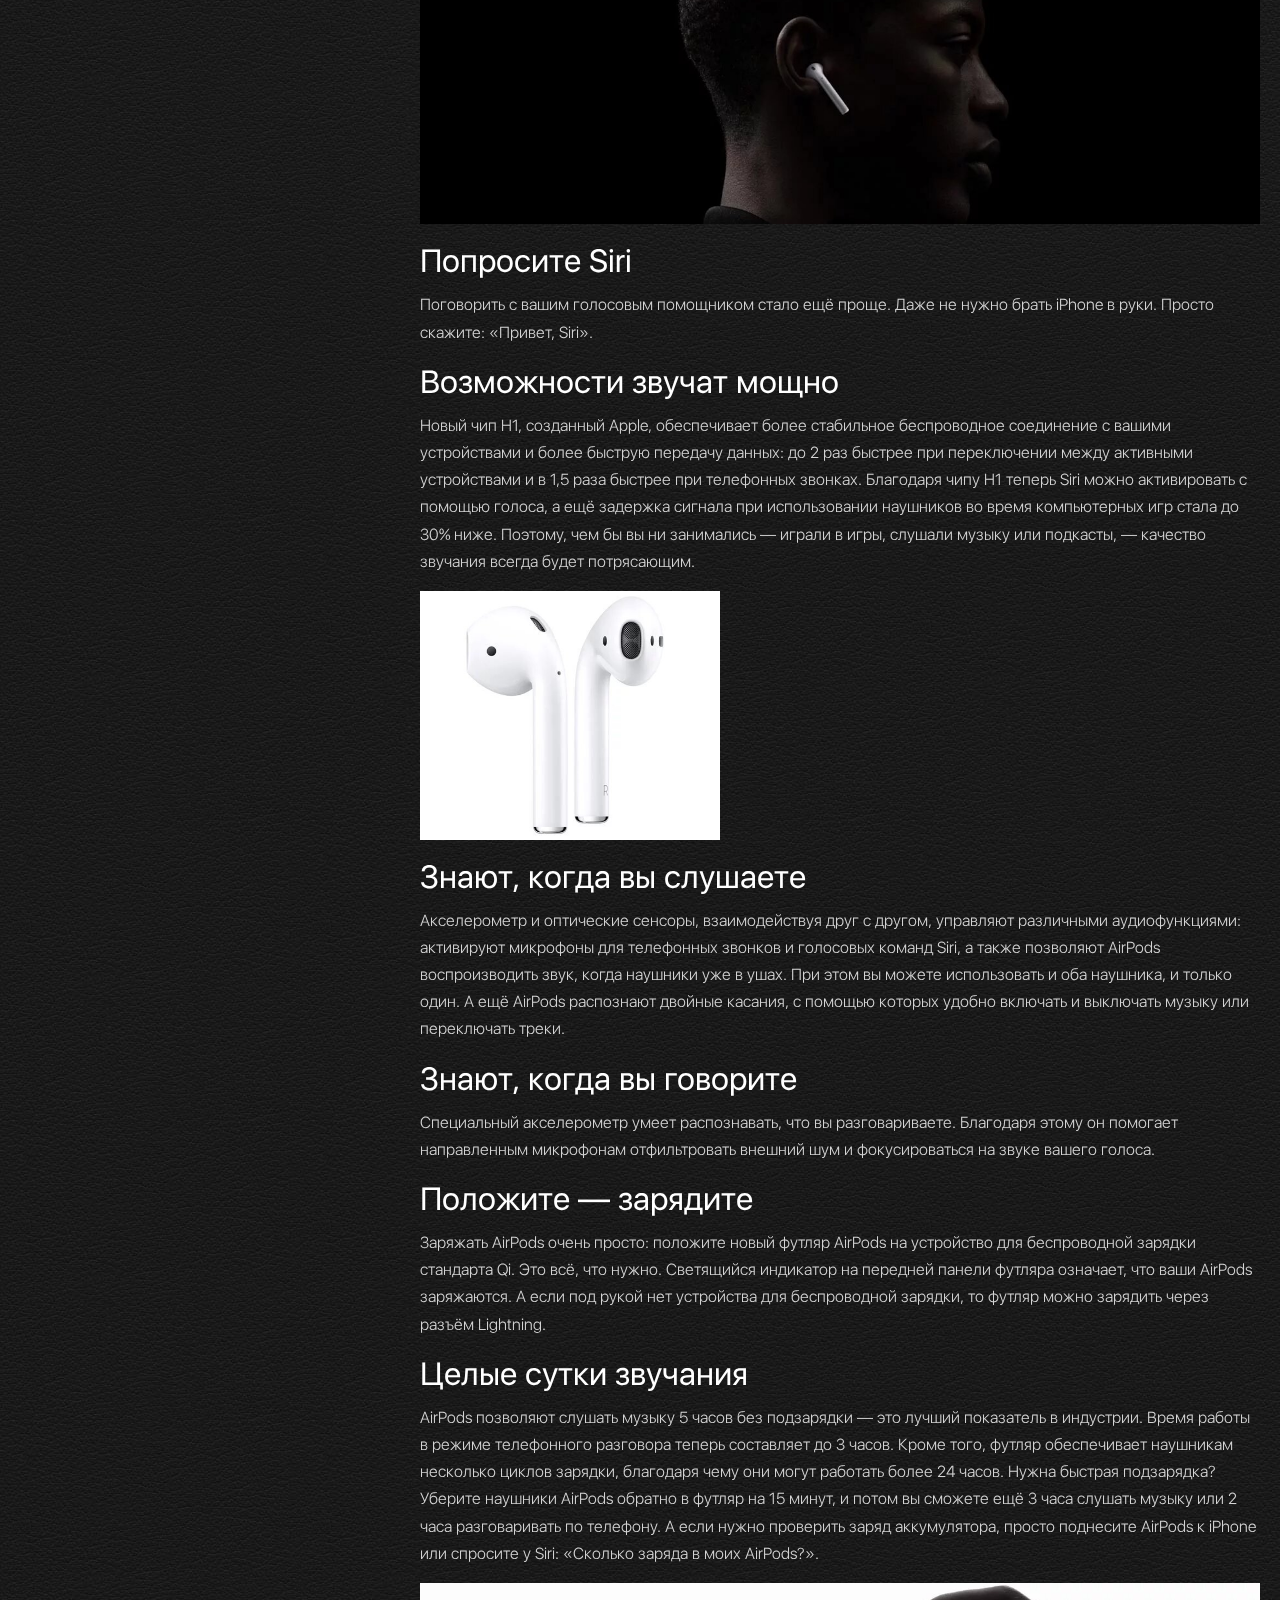
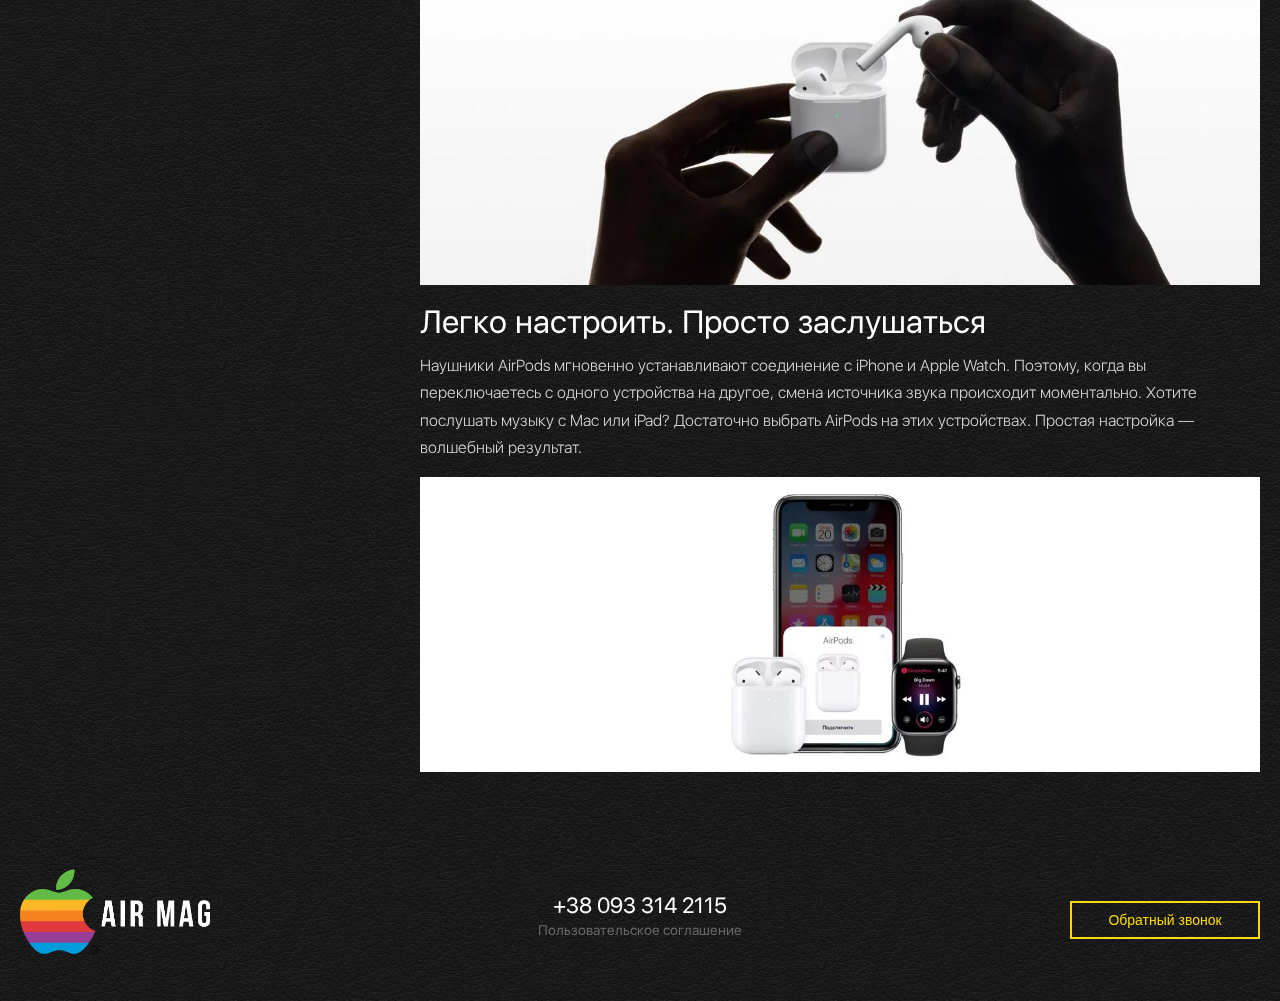
<file: prod2.html>
<!DOCTYPE html>
<html xmlns="http://www.w3.org/1999/xhtml">
<head>

	<meta http-equiv="Content-Type" content="text/html; charset=utf-8">
	<meta name="format-detection" content="telephone=no">
	<meta name="viewport" content="width=device-width, initial-scale=1, user-scalable=no, maximum-scale=1">
	<title>Наушники Apple AirPods</title>
	<link rel="stylesheet" type="text/css" href="css/style.css">
</head>
<body class="loaded">
<!-- BEGIN BODY -->

<div class="main-wrapper">
</div>
<!-- BEGIN CONTENT -->

	<main class="content">
		<div class="prod">
			<div class="wrapper">
				<div class="prod__box flex">
					<div class="prod__image">
						<div class="prod-for">
							<img src="img/prod11.jpg" class="prod__img prod__img_1 active" alt="">
							<img src="img/prod12.jpg" class="prod__img prod__img_2" alt="">
							<img src="img/prod13.jpg" class="prod__img prod__img_3" alt="">
							<img src="img/prod14.jpeg" class="prod__img prod__img_4" alt="">
						</div>
						<div class="prod-nav flex">
							<img src="img/prod11.jpg" class="prod__smimage prod__smimage_1 active flex" data-id="1" alt="">
							<img src="img/prod12.jpg" class="prod__smimage prod__smimage_2 flex" alt="" data-id="2">
							<img src="img/prod13.jpg" class="prod__smimage prod__smimage_3 flex" alt="" data-id="3">
							<img src="img/prod14.jpeg" class="prod__smimage prod__smimage_4 flex" alt="" data-id="4">
						</div>
					</div>
					<div class="prod__cont">
						<div class="prod__heading">
							<h3 id="itemname">Apple AirPods 2  с беспроводной зарядкой (MRXJ2)</h3>
							<div class="prod__dop flex">
								<p class="prod__ava">Есть в наличии</p>
								<p class="prod__code">Код товара: 322037</p>
								<div class="prod__rate flex">
									<div class="comment__rating flex">
										<div class="comment__star active"></div>
										<div class="comment__star active"></div>
										<div class="comment__star active"></div>
										<div class="comment__star active"></div>
										<div class="comment__star"></div>
									</div>
									<span>Отзывы</span>
								</div>
							</div>
						</div>
						<div class="prod__bl flex">
							<div class="prod__left">
								<div class="prod__price1">
									<del>4 350 грн.</del><br>
									<span>3 095 грн.</span>
								</div>
								<div class="prod__btncont">
									<button class="prod__btn modal-run" data-id="3">Купить</button>
								</div>
								<div class="prod__text">
									<p>Модель: <b>В футляре с беспроводной зарядкой</b></p>
								</div>
								<div class="prod__models flex">
									<a href="prod2.html" class="prod__model disabled">В футляре с беспроводной зарядкой</a>
									<a href="prod1.html" class="prod__model">В зарядном футляре</a>
									<a href="prod3.html" class="prod__model">AirPods Pro</a>
								</div>
								<br>
								<div class="prod__text">
									<p>- 100% ОРИГИНАЛЬНЫЕ  Apple AirPods <br>
									- ГАРАНТИЯ 1 ГОД<br>
									- ЗАВОДСКАЯ УПАКОВКА</p><br><br>
									<p>- Футляр с возможностью беспроводной зарядки стандарта Qi <br>
									- Быстрая подзарядка в футляре</p><br><br>
									<p>Цена действует только при условии заказа на сайте</p>
								</div>
							</div>
							<div class="prod__right">
								<div class="prod__adv">
									<div class="prod__head flex">
										<div class="prod__icon">
											<img src="img/icon1.png" alt="">
										</div>
										<span>Гарантия</span>
									</div>
									<ul class="prod__list">
										<li>Гарантия 12 месяцев</li>
										<li>обмен/возврат в течении 14 дней</li>
									</ul>
								</div>
								<div class="prod__adv">
									<div class="prod__head flex">
										<div class="prod__icon">
											<img src="img/icon3.png" alt="">
										</div>
										<span>Доставка</span>
									</div>
									<ul class="prod__list">
										<li>В отделение Новой почты</li>
									</ul>
								</div>
								<div class="prod__adv">
									<div class="prod__head flex">
										<div class="prod__icon">
											<img src="img/icon2.png" alt="">
										</div>
										<span>Оплата</span>
									</div>
									<ul class="prod__list">
										<li>Наличными при получении</li>
										<li>Перевод с VISA / MasterCard</li>
										<li>Приват 24 / Моно</li>
									</ul>
								</div>
							</div>
						</div>
					</div>
				</div>
			</div>
		</div>
		<div class="info" id="comm1">
			<div class="wrapper">
				<div class="info__box flex">
					<div class="info__tabs">
						<div class="info__tab active" data-id="1">Описание</div>
						<div class="info__tab" data-id="2">Характеристики</div>
						<div class="info__tab" data-id="3">Отзывы</div>
					</div>
					<div class="info__info info__info_1 descr">
						<!-- <h3>Новые наушники AirPods 2019 с беспроводной зарядкой</h3>
						<p>Созданная специалистами американской компании гарнитура получила стильный внешний вид и повышенные технические характеристики. Наушники отличается прекрасной совместимостью с разными поколениями iPhone, iMac, iPad, Эпл Вотч. Грамотно продуманный дизайн формы вкладок позволяет Apple AirPods 2019 with Wireless Charging Case удобно сидеть в ушах и не выпадать даже при выполнении беговых либо силовых упражнений. <br>
						Главной особенностью новых аксессуаров является более продолжительная работа без подзарядки в сравнении с моделью предыдущей версии. Оптовые и розничные покупатели могут приобрести изделия по выгодной стоимости в компании.</p>

						<h3>АирПодс 2 поколения with Wireless Charging Case – высокопроизводительный чипсет и мощный аккумулятор</h3>
						<p>Инновационная беспроводная гарнитура функционирует при помощи мощнейшего процессора H1, способного передавать информацию почти в 2 раза быстрее в отличие от наушников старого поколения. Благодаря наличию передового чипсета модель мгновенно подсоединяется к «яблочным» устройствам. Процессор отвечает за быстродействие AirPods 2 поколения в чехле с возможностью беспроводной зарядки и гарантирует их качественное функционирование. <br>
						Профессионалы оборудовали гарнитуру энергоемкой литий-ионной батареей, которую можно зарядить при помощи станции AirPower. Для постоянного наблюдения за статусом зарядки на лицевой стороне кейса располагается индикатор аккумулятора. Благодаря применению энергоэффективного чипсета разработчикам удалось значительно повысить время работы «яблочных» наушников.</p>

						<h3>Основные особенности AirPods 2019 в чехле с возможностью беспроводной зарядки</h3>
						<p>При производстве изделий корпорация Apple строго придерживается действующих международных стандартов качества. Благодаря поддержке беспроводной зарядки со стандартом Qi не требуется применение длинных кабелей. Для перехода к следующей музыкальной композиции достаточно дважды коснуться наушника.</p>
						<p>В AirPods 2019 с беспроводной зарядкой предусмотрена возможность обращения к электронному помощнику Siri без применения рук пользователя. Встроенная технология позволяет:<br></p>
						<ul>
							<li>регулировать громкость;</li>
							<li>запустить другой музыкальный трек;</li>
							<li>совершить звонок;</li>
							<li>выполнить прокладку необходимого маршрута.</li>
						</ul>
						<p>Благодаря наличию сенсорной панели пользователи модели новой версии могут мгновенно воспроизвести трек либо совершить звонок.</p>
						<h3>Какова стоимость Эпл АирПодс 2019 с беспроводной зарядкой?</h3>
						<p>Гарнитура быстро настраивается для работы с разными «яблочными» устройствами. Футляр способен заряжаться при помощи специального разъема Lightning. Интернет-магазин предлагает заказчикам купить усовершенствованную гарнитуру по доступной цене. Доставка товаров выполняется в каждый населенный пункт Украины. <br>
						Закажите суперсовременные AirPods 2 поколения с беспроводной зарядкой в каталоге сайта либо воспользуйтесь услугой обратного звонка, заполняя запрос с номером телефона и именем.</p> -->
						<h3>Больше магии</h3>
						<p>Увеличенное время работы в режиме телефонного разговора. Активация Siri с помощью голоса. Новый футляр с возможностью беспроводной зарядки. Всё это AirPods — уникальные беспроводные наушники. Они подойдут ко всем вашим устройствам. Достаньте их из футляра, и сразу можете пользоваться. Просто наденьте их, и они мгновенно установят соединение, а значит, вы сможете сразу погрузиться в насыщенный качественный звук. Словно по волшебству.</p>
						<img src="img/aa1.jpg" alt="" style="max-width: 100%;margin-bottom: 15px;">
						<h3>Ноль проводов. Максимум преимуществ</h3>
						<p>AirPods настраиваются в одно касание. Автоматически включаются и устанавливают соединение. Пользоваться ими невероятно легко. Они оснащены специальными сенсорами, поэтому когда вы снимаете наушники, воспроизведение останавливается. При этом AirPods великолепно взаимодействуют как с iPhone, так и с Apple Watch, iPad и Mac.</p>
						<img src="img/aa2.jpg" alt="" style="max-width: 100%;margin-bottom: 15px;">
						<h3>Попросите Siri</h3>
						<p>Поговорить с вашим голосовым помощником стало ещё проще. Даже не нужно брать iPhone в руки. Просто скажите: «Привет, Siri».</p>
						<h3>Возможности звучат мощно</h3>
						<p>Новый чип H1, созданный Apple, обеспечивает более стабильное беспроводное соединение с вашими устройствами и более быструю передачу данных: до 2 раз быстрее при переключении между активными устройствами и в 1,5 раза быстрее при телефонных звонках. Благодаря чипу H1 теперь Siri можно активировать с помощью голоса, а ещё задержка сигнала при использовании наушников во время компьютерных игр стала до 30% ниже. Поэтому, чем бы вы ни занимались — играли в игры, слушали музыку или подкасты, — качество звучания всегда будет потрясающим.</p>
						<img src="img/aa3.jpg" alt="" style="max-width: 100%;margin-bottom: 15px;width: 300px;">
						<h3>Знают, когда вы слушаете</h3>
						<p>Акселерометр и оптические сенсоры, взаимодействуя друг с другом, управляют различными аудиофункциями: активируют микрофоны для телефонных звонков и голосовых команд Siri, а также позволяют AirPods воспроизводить звук, когда наушники уже в ушах. При этом вы можете использовать и оба наушника, и только один. А ещё AirPods распознают двойные касания, с помощью которых удобно включать и выключать музыку или переключать треки.</p>
						<h3>Знают, когда вы говорите</h3>
						<p>Специальный акселерометр умеет распознавать, что вы разговариваете. Благодаря этому он помогает направленным микрофонам отфильтровать внешний шум и фокусироваться на звуке вашего голоса.</p>
						<h3>Положите — зарядите</h3>
						<p>Заряжать AirPods очень просто: положите новый футляр AirPods на устройство для беспроводной зарядки стандарта Qi. Это всё, что нужно. Светящийся индикатор на передней панели футляра означает, что ваши AirPods заряжаются. А если под рукой нет устройства для беспроводной зарядки, то футляр можно зарядить через разъём Lightning.</p>
						<h3>Целые сутки звучания</h3>
						<p>AirPods позволяют слушать музыку 5 часов без подзарядки — это лучший показатель в индустрии. Время работы в режиме телефонного разговора теперь составляет до 3 часов. Кроме того, футляр обеспечивает наушникам несколько циклов зарядки, благодаря чему они могут работать более 24 часов. Нужна быстрая подзарядка? Уберите наушники AirPods обратно в футляр на 15 минут, и потом вы сможете ещё 3 часа слушать музыку или 2 часа разговаривать по телефону. А если нужно проверить заряд аккумулятора, просто поднесите AirPods к iPhone или спросите у Siri: «Сколько заряда в моих AirPods?».</p>
						<img src="img/aa4.jpg" alt="" style="max-width: 100%;margin-bottom: 15px;">
						<h3>Легко настроить. Просто заслушаться</h3>
						<p>Наушники AirPods мгновенно устанавливают соединение с iPhone и Apple Watch. Поэтому, когда вы переключаетесь с одного устройства на другое, смена источника звука происходит моментально. Хотите послушать музыку с Mac или iPad? Достаточно выбрать AirPods на этих устройствах. Простая настройка — волшебный результат.</p>
						<img src="img/aa5.jpg" alt="" style="max-width: 100%;margin-bottom: 15px;">
					</div>
					<div class="info__info info__info_2 char">
						<h3>Характеристики Наушники Apple AirPods 2 в зарядном футляре (MV7N2)</h3>
						<div class="char__row flex">
							<b>Название</b><span>Наушники Apple AirPods 2 в зарядном футляре (MV7N2)</span>
						</div>
						<div class="char__row flex">
							<b>Вид наушников</b><span>Вакуумные и вкладыши</span>
						</div>
						<div class="char__row flex">
							<b>Назначение</b><span>True Wireless Stereo (TWS)</span>
						</div>
						<div class="char__row flex">
							<b>Наличие гарнитуры</b><span>Да</span>
						</div>
						<div class="char__row flex">
							<b>Крепление</b><span>В ушах</span>
						</div>
						<div class="char__row flex">
							<b>Акустическое оформление</b><span>Закрытого типа</span>
						</div>
						<div class="char__row flex">
							<b>Излучатель</b><span>Динамический</span>
						</div>
						<div class="char__row flex">
							<b>Система активного шумоподавления</b><span>Нет</span>
						</div>
						<div class="char__row flex">
							<b>Тип подключения</b><span>Беспроводные</span>
						</div>
						<div class="char__row flex">
							<b>Функция беспроводной зарядки</b><span>Да</span>
						</div>
						<div class="char__row flex">
							<b>Интерфейс подключения</b><span>Bluetooth</span>
						</div>
						<div class="char__row flex">
							<b>Кнопки управления</b><span>Кнопки управления треками</span>
						</div>
						<div class="char__row flex">
							<b>Защита от влаги</b><span>Нет</span>
						</div>
						<div class="char__row flex">
							<b>Элемент питания</b><span>Встроенный аккумулятор</span>
						</div>
						<div class="char__row flex">
							<b>Время работы</b><span>До 5 ч</span>
						</div>
						<div class="char__row flex">
							<b>Особенности автономной работы</b><span>До 5 часов воспроизведения или до 3 часов в режиме разговора; С подзарядкой в футляре: более 24 часов воспроизведения или до 18 часов в режиме разговора; Зарядка в футляре в течение 15 минут обеспечивает до 3 часов воспроизведения или до 2 часов в режиме разговора</span>
						</div>
						<div class="char__row flex">
							<b>Вес</b><span>Наушники: 8 г; Зарядный футляр: 40 г</span>
						</div>
						<div class="char__row flex">
							<b>Цвет корпуса</b><span>Белый</span>
						</div>
						<div class="char__row flex">
							<b>Особенности</b><span>Автоматическое включение и подключение; Быстрый доступ к Siri; Поддержка Live-прослушивания; Футляр заряжается с помощью устройств для беспроводной зарядки стандарта Qi или через разъём Lightning; Время работы наушников с полным зарядом: до 5 часов воспроизведения или до 3 часов в режиме разговора; Время работы наушников с подзарядкой в футляре: более 24 часов воспроизведения или до 18 часов в режиме разговора; Зарядка в футляре в течение 15 минут обеспечивает до 3 часов воспроизведения или до 2 часов в режиме разговора; Датчики AirPods: Сдвоенные направленные микрофоны; Двойные оптические сенсоры; Акселерометр движения; Голосовой акселерометр; Размеры: Наушники: 16,5 x 18,0 x 40,5 мм; Футляр: 44,3 x 21,3 x 53,5 мм; Системные требования: Модели iPhone, iPad и iPod touch с iOS 12.2 или новее; Модели Apple Watch с watchOS 5.2 или новее; Модели Mac с macOS 10.14.4 или новее</span>
						</div>
					</div>
					<div class="info__info info__info_3 comment">
						<div class="comment2__wrapper">
							<div class="comment2__box comment2__box_1 active">
								<h3>Отзывы для Наушники Apple AirPods 2019 (2 поколения) с возможностью беспроводной зарядки (MRXJ2)</h3>
								<div class="comment__item">
									<div class="comment__head flex">
										<div class="comment__name flex">
											<span>Анна</span>
											<div class="comment__rating flex">
												<div class="comment__star active"></div>
												<div class="comment__star active"></div>
												<div class="comment__star active"></div>
												<div class="comment__star active"></div>
												<div class="comment__star"></div>
											</div>
										</div>
										<span class="comment__date">21.03.2020</span>
									</div>
									<div class="comment__text">
										<p>Здравствуйте. А коробка запечатанная в пленку или нет?</p>
										<div class="comment__answ">
											<h4 class="comment__answname">Ответ представителя магазина</h4>
											<p>Здравствуйте, Анна 100% оригинал, новые, запечатанные, Гарантия 1год, возврат/обмен в течении 14 дней. Оформляете заказ и можете лично в этом убедится.</p>
										</div>
									</div>
								</div>
								<div class="comment__item">
									<div class="comment__head flex">
										<div class="comment__name flex">
											<span>Настя. Три звезды</span>
											<div class="comment__rating flex">
												<div class="comment__star active"></div>
												<div class="comment__star active"></div>
												<div class="comment__star active"></div>
												<div class="comment__star active"></div>
												<div class="comment__star"></div>
											</div>
										</div>
										<span class="comment__date">19.03.2020</span>
									</div>
									<div class="comment__text">
										<p>Здравствуйте! А скажите пожалуйста за какое время смогут доехать до Киева?</p>
										<div class="comment__answ">
											<h4 class="comment__answname">Ответ представителя магазина</h4>
											<p>Здравствуйте, Настя. Наушники Apple AirPods 2019 (2 поколения) с возможностью беспроводной зарядки (MRXJ2) есть в наличии. Вы можете оформить заказа на сайте и забрать заказ на следующий день у себя в отделении Новой почты.</p>
										</div>
									</div>
								</div>
								<div class="comment__item">
									<div class="comment__head flex">
										<div class="comment__name flex">
											<span>lippi</span>
											<div class="comment__rating flex">
												<div class="comment__star active"></div>
												<div class="comment__star active"></div>
												<div class="comment__star active"></div>
												<div class="comment__star active"></div>
												<div class="comment__star active"></div>
											</div>
										</div>
										<span class="comment__date">17.03.2020</span>
									</div>
									<div class="comment__text">
										<p>Плюс всех беспроводных наушников - провод не цепляется за одежду, не вытягивает наушники из ушей, не переламывается (потому что нечему переламываться) и не запутывается в кармане, хотя кладешь проводные наушники в карман не запутанными, но они всегда умудряются...
										У этих еще и корпус удобный. Послушал, сложил в этот кейсик и кинул в кармашек. Просто идеально. Наушники с отличным звуком. Громкость даже не обязательно включать на максимум (я на макс включаю только в том случае если слушаю тихую запись мр-3 книги.
										Отличные! По стоимости - дороговаты, но стоят того.
										</p>
										<!-- <div class="comment__answ">
											<h4 class="comment__answname">Ответ представителя магазина</h4>
											<p>Здравствуйте, Александр Да конечно, Вы можете использовать наушники Apple AirPods можно в качестве гарнитуры с устройством и поддержкой Bluetooth</p>
										</div> -->
									</div>
								</div>
								<div class="comment__item">
									<div class="comment__head flex">
										<div class="comment__name flex">
											<span>Viki</span>
											<div class="comment__rating flex">
												<div class="comment__star active"></div>
												<div class="comment__star active"></div>
												<div class="comment__star active"></div>
												<div class="comment__star"></div>
												<div class="comment__star"></div>
											</div>
										</div>
										<span class="comment__date">15.03.2020</span>
									</div>
									<div class="comment__text">
										<p>Удивляюсь, как они не выпадают из ушей во время бега.
										Полагала, что их нужно будет шапочкой прикрывать, чтобы не слетали. Ан нет, держатся и так. Слушаю во время пробежки и собственно все. Когда за рулем музыка если и играет, то только из магнитолы. Ну и покупались они в основном для зала и для пробежки. Все. По другому никак не эксплуатировались.
										В тех целях, для которых они покупались – идеальны.
										Инновационные, с симпатичным футуристичным дизайном, практичные.
										Все клево. Мне нравятся.

										</p>
										<!-- <div class="comment__answ">
											<h4 class="comment__answname">Ответ представителя магазина</h4>
											<p>Здравствуйте, Богдан На всю технику Apple купленную в нашем магазине мы предоставляем ГАРАНТИЮ 1 год По вопросу гарантии обратитесь пожалуйста к сервис менеджеру</p>
										</div> -->
									</div>
								</div>
								<div class="comment__item">
									<div class="comment__head flex">
										<div class="comment__name flex">
											<span>Юлия</span>
											<div class="comment__rating flex">
												<div class="comment__star active"></div>
												<div class="comment__star active"></div>
												<div class="comment__star active"></div>
												<div class="comment__star active"></div>
												<div class="comment__star"></div>
											</div>
										</div>
										<span class="comment__date">10.03.2020</span>
									</div>
									<div class="comment__text">
										<p>Первый раз заказываю на этом сайте, почитав отзывы в интернете начала очень переживать стоит ли вообще здесь заказываться что-то, но цена манила просто. Заказала наушники 2 поколения, боялась что прийдут 1 поколения, или бу, но все замечательно :) Целые, новые, 2 поколения. Целый день слушаю музыку, звук шикарный и работают замечательно, по этому однозначно рекомендую, и буду заказывать здесь ещё</p>
									</div>
								</div>
							</div>
							<div class="comment2__box comment2__box_2">
								<h3>Отзывы для Наушники Apple AirPods 2019 (2 поколения) с возможностью беспроводной зарядки (MRXJ2)</h3>
								<div class="comment__item">
									<div class="comment__head flex">
										<div class="comment__name flex">
											<span>Ира</span>
											<div class="comment__rating flex">
												<div class="comment__star active"></div>
												<div class="comment__star active"></div>
												<div class="comment__star active"></div>
												<div class="comment__star active"></div>
												<div class="comment__star active"></div>
											</div>
										</div>
										<span class="comment__date">08.03.2020</span>
									</div>
									<div class="comment__text">
										<p>Не знаю, как кому, мне одной зарядки чуть ли на неделю хватает. Слушаю их только по 20 минут в день, по пути на работу/с работы. На непрерывность прослушивания не проверялись. В мае предстоит поездка в Одессу в полтора дня пути, вот как раз и проверю.
										Подкасты слушаю не только на улице и в наземном транспорте, но и в метро. Громкость на всю не включаю. По звучанию превосходят наушники Sony, которые использую на мр-3 плеере.
										Шумоизоляция очень сильная. Поэтому, если по пути предстоит переходить дорогу, делаю звучание еще тише.
										Автономные.
										Время использования: 12 дней.
										</p>
									</div>
								</div>
								<div class="comment__item">
									<div class="comment__head flex">
										<div class="comment__name flex">
											<span>tim</span>
											<div class="comment__rating flex">
												<div class="comment__star active"></div>
												<div class="comment__star active"></div>
												<div class="comment__star active"></div>
												<div class="comment__star active"></div>
												<div class="comment__star active"></div>
											</div>
										</div>
										<span class="comment__date">05.02.2020</span>
									</div>
									<div class="comment__text">
										<p>Продуманная концепция. Крутая бокс-зарядка. Наушники не выпадают из ушей, сидят в раковинах плотненько, хоть во время бега, хоть во время прыжков на скакалке. Идеальные для спорта. Тряси головой как металлист на рок-концерте – нормально, держатся.
										Если сравнивать с обыкновенными потребительскими наушниками, звучание определенно в десятки раз лучше.
										Легкие и удобные.
										Подключить к айфону и прочим яблочным девайсам проще простого.
										</p>
									</div>
								</div>
								<div class="comment__item">
									<div class="comment__head flex">
										<div class="comment__name flex">
											<span>Сергей</span>
											<div class="comment__rating flex">
												<div class="comment__star active"></div>
												<div class="comment__star active"></div>
												<div class="comment__star active"></div>
												<div class="comment__star active"></div>
												<div class="comment__star"></div>
											</div>
										</div>
										<span class="comment__date">03.02.2020</span>
									</div>
									<div class="comment__text">
										<p>Наушники просто супер. Сильно переживал по поводу оригинальности, но при получении все проверил предварительно изучив всю информацию и советы в просторах интернета. Оригинальность подтвердилась по всем фронтам ( серийный номер отображается на сайте apple, телефон их определяет как оригинальную продукцию и т.д и т.п. Вообщем огромное спасибо магазину ( цена сейчас самая низкая на рынке Украины, ну по крайней мере ниже не видел.</p>
									</div>
								</div>
								<div class="comment__item">
									<div class="comment__head flex">
										<div class="comment__name flex">
											<span>Дмитро</span>
											<div class="comment__rating flex">
												<div class="comment__star active"></div>
												<div class="comment__star active"></div>
												<div class="comment__star active"></div>
												<div class="comment__star active"></div>
												<div class="comment__star active"></div>
											</div>
										</div>
										<span class="comment__date">07.02.2020</span>
									</div>
									<div class="comment__text">
										<p>Замовив, день очікування і отримав, чудова ціна за хорошу оригінальну річ, тепер всім раджу цей магазин, техніка таж, а ціна нижча чим в конкурентів)</p>
									</div>
								</div>
								<div class="comment__item">
									<div class="comment__head flex">
										<div class="comment__name flex">
											<span>Марина</span>
											<div class="comment__rating flex">
												<div class="comment__star active"></div>
												<div class="comment__star active"></div>
												<div class="comment__star active"></div>
												<div class="comment__star active"></div>
												<div class="comment__star active"></div>
											</div>
										</div>
										<span class="comment__date">07.02.2020</span>
									</div>
									<div class="comment__text">
										<p>Отличные наушники, звук идеальный и при разговоре и при прослушивании музыки. <br>
										При наличии такого футляр можно не переживать что они могут потеряться, в любой момент при наличии сети либо павербанка можно поставить на подзарядки.<br>
										Очень удобные, можно брать везде з собою, и что самое идеальное не путаться как проводные
										Подарил муж, очень довольна.</p>
									</div>
								</div>
							</div>
							<div class="comment2__box comment2__box_3">
								<h3>Отзывы для Наушники Apple AirPods 2019 (2 поколения) с возможностью беспроводной зарядки (MRXJ2)</h3>
								<div class="comment__item">
									<div class="comment__head flex">
										<div class="comment__name flex">
											<span>Сергей</span>
											<div class="comment__rating flex">
												<div class="comment__star active"></div>
												<div class="comment__star active"></div>
												<div class="comment__star active"></div>
												<div class="comment__star active"></div>
												<div class="comment__star active"></div>
											</div>
										</div>
										<span class="comment__date">10.02.2020</span>
									</div>
									<div class="comment__text">
										<p>AirPods Pro - это просто отличное устройство, особенно в сочетании с IOS гаджетами! Шумоподавление удивительно, и в самолете вы не слышите ничего, кроме музыки, фильма или аудиокниги, которую слышите.
										Необходимо соблюдать осторожность в отношении их долговечности, так как, если они упадут на твердую поверхность, мне кажется могут треснуть.
										Производительность и комфорт на высшем уровне, как и в предыдущих моделях apple Airpods .</p>
									</div>
								</div>
								<div class="comment__item">
									<div class="comment__head flex">
										<div class="comment__name flex">
											<span>Анатолий</span>
											<div class="comment__rating flex">
												<div class="comment__star active"></div>
												<div class="comment__star active"></div>
												<div class="comment__star active"></div>
												<div class="comment__star active"></div>
												<div class="comment__star active"></div>
											</div>
										</div>
										<span class="comment__date">09.02.2020</span>
									</div>
									<div class="comment__text">
										<p>Очень хорошее качество звука, очень круто работает подавление активного шума, хорошее время автономной работы. Зарядный чехол выглядит солидно, посмотрим как поведет себя спустя долгое время использования)</p>
									</div>
								</div>
								<div class="comment__item">
									<div class="comment__head flex">
										<div class="comment__name flex">
											<span>Денис</span>
											<div class="comment__rating flex">
												<div class="comment__star active"></div>
												<div class="comment__star active"></div>
												<div class="comment__star active"></div>
												<div class="comment__star active"></div>
												<div class="comment__star active"></div>
											</div>
										</div>
										<span class="comment__date">09.02.2020</span>
									</div>
									<div class="comment__text">
										<p>Все супер, купил девушке на подарок, не распечатывал, но сразу проверил по серийному номеру, Вторые все как надо, спасибо) <br>
										Купить их за такую цену при средний на них 5к, вообще кайф</p>
									</div>
								</div>
								<div class="comment__item">
									<div class="comment__head flex">
										<div class="comment__name flex">
											<span>Дмитро</span>
											<div class="comment__rating flex">
												<div class="comment__star active"></div>
												<div class="comment__star active"></div>
												<div class="comment__star active"></div>
												<div class="comment__star active"></div>
												<div class="comment__star active"></div>
											</div>
										</div>
										<span class="comment__date">07.02.2020</span>
									</div>
									<div class="comment__text">
										<p>Замовив, день очікування і отримав, чудова ціна за хорошу оригінальну річ, тепер всім раджу цей магазин, техніка таж, а ціна нижча чим в конкурентів)</p>
									</div>
								</div>
								<div class="comment__item">
									<div class="comment__head flex">
										<div class="comment__name flex">
											<span>Марина</span>
											<div class="comment__rating flex">
												<div class="comment__star active"></div>
												<div class="comment__star active"></div>
												<div class="comment__star active"></div>
												<div class="comment__star active"></div>
												<div class="comment__star active"></div>
											</div>
										</div>
										<span class="comment__date">07.02.2020</span>
									</div>
									<div class="comment__text">
										<p>Отличные наушники, звук идеальный и при разговоре и при прослушивании музыки. <br>
										При наличии такого футляр можно не переживать что они могут потеряться, в любой момент при наличии сети либо павербанка можно поставить на подзарядки.<br>
										Очень удобные, можно брать везде з собою, и что самое идеальное не путаться как проводные
										Подарил муж, очень довольна.</p>
									</div>
								</div>
							</div>
							<div class="comment2__box comment2__box_4">
								<h3>Отзывы для Наушники Apple AirPods 2019 (2 поколения) с возможностью беспроводной зарядки (MRXJ2)</h3>
								<div class="comment__item">
									<div class="comment__head flex">
										<div class="comment__name flex">
											<span>Сергей</span>
											<div class="comment__rating flex">
												<div class="comment__star active"></div>
												<div class="comment__star active"></div>
												<div class="comment__star active"></div>
												<div class="comment__star active"></div>
												<div class="comment__star active"></div>
											</div>
										</div>
										<span class="comment__date">10.02.2020</span>
									</div>
									<div class="comment__text">
										<p>AirPods Pro - это просто отличное устройство, особенно в сочетании с IOS гаджетами! Шумоподавление удивительно, и в самолете вы не слышите ничего, кроме музыки, фильма или аудиокниги, которую слышите.
										Необходимо соблюдать осторожность в отношении их долговечности, так как, если они упадут на твердую поверхность, мне кажется могут треснуть.
										Производительность и комфорт на высшем уровне, как и в предыдущих моделях apple Airpods .</p>
									</div>
								</div>
								<div class="comment__item">
									<div class="comment__head flex">
										<div class="comment__name flex">
											<span>Анатолий</span>
											<div class="comment__rating flex">
												<div class="comment__star active"></div>
												<div class="comment__star active"></div>
												<div class="comment__star active"></div>
												<div class="comment__star active"></div>
												<div class="comment__star active"></div>
											</div>
										</div>
										<span class="comment__date">09.02.2020</span>
									</div>
									<div class="comment__text">
										<p>Очень хорошее качество звука, очень круто работает подавление активного шума, хорошее время автономной работы. Зарядный чехол выглядит солидно, посмотрим как поведет себя спустя долгое время использования)</p>
									</div>
								</div>
								<div class="comment__item">
									<div class="comment__head flex">
										<div class="comment__name flex">
											<span>Денис</span>
											<div class="comment__rating flex">
												<div class="comment__star active"></div>
												<div class="comment__star active"></div>
												<div class="comment__star active"></div>
												<div class="comment__star active"></div>
												<div class="comment__star active"></div>
											</div>
										</div>
										<span class="comment__date">09.02.2020</span>
									</div>
									<div class="comment__text">
										<p>Все супер, купил девушке на подарок, не распечатывал, но сразу проверил по серийному номеру, Вторые все как надо, спасибо) <br>
										Купить их за такую цену при средний на них 5к, вообще кайф</p>
									</div>
								</div>
								<div class="comment__item">
									<div class="comment__head flex">
										<div class="comment__name flex">
											<span>Дмитро</span>
											<div class="comment__rating flex">
												<div class="comment__star active"></div>
												<div class="comment__star active"></div>
												<div class="comment__star active"></div>
												<div class="comment__star active"></div>
												<div class="comment__star active"></div>
											</div>
										</div>
										<span class="comment__date">07.02.2020</span>
									</div>
									<div class="comment__text">
										<p>Замовив, день очікування і отримав, чудова ціна за хорошу оригінальну річ, тепер всім раджу цей магазин, техніка таж, а ціна нижча чим в конкурентів)</p>
									</div>
								</div>
								<div class="comment__item">
									<div class="comment__head flex">
										<div class="comment__name flex">
											<span>Марина</span>
											<div class="comment__rating flex">
												<div class="comment__star active"></div>
												<div class="comment__star active"></div>
												<div class="comment__star active"></div>
												<div class="comment__star active"></div>
												<div class="comment__star active"></div>
											</div>
										</div>
										<span class="comment__date">07.02.2020</span>
									</div>
									<div class="comment__text">
										<p>Отличные наушники, звук идеальный и при разговоре и при прослушивании музыки. <br>
										При наличии такого футляр можно не переживать что они могут потеряться, в любой момент при наличии сети либо павербанка можно поставить на подзарядки.<br>
										Очень удобные, можно брать везде з собою, и что самое идеальное не путаться как проводные
										Подарил муж, очень довольна.</p>
									</div>
								</div>
							</div>
						</div>
						<p class="comment__show">Показать больше</p>
						<div class="pagination flex">
							<a class="pagination__item active" data-id="1">1</a>
							<a class="pagination__item" data-id="2">2</a>
							<a class="pagination__item" data-id="3">3</a>
							<a class="pagination__item" data-id="4">4</a>
						</div>
						<form action="send.php" method="POST" class="feedback">
							<h5 class="feedback__title">Оставьте Ваш отзыв</h5>
							<input type="hidden" name="rating">
							<div class="feedback__rating flex">
								<div class="feedback__star feedback__star_1 active" data-id="1" data-name="Плохой"></div>
								<div class="feedback__star feedback__star_2 active" data-id="2" data-name="Так себе"></div>
								<div class="feedback__star feedback__star_3 active" data-id="3" data-name="Нормальный"></div>
								<div class="feedback__star feedback__star_4" data-id="4" data-name="Хороший"></div>
								<div class="feedback__star feedback__star_5" data-id="5" data-name="Отличный"></div>
							</div>
							<div class="feedback__input">
								<label for="">Ваше имя</label>
								<input type="text" name="uname" required="">
							</div>
							<div class="feedback__input">
								<label for="">Ваш отзыв</label>
								<textarea name="feedback" required=""></textarea>
							</div>
							<button class="feedback__btn" name="sendForm2">Добавить отзыв</button>
						</form>
					</div>
				</div>
			</div>
		</div>
		<!--Modal window-->
		<div class="modal-cont modal-cont-2">
			<!-- <span class="modal-close">
				<img src="img/close.png" alt="">
			</span> -->
			<div class="modal__container">
				<h2 class="big">Оставьте заявку</h2>
				<h3>Наш менеджер свяжется с Вами в ближайшее время</h3>
				<form action="mail.php" method="POST" class="modal__form">
					<input type="hidden" name="formname" value="Наушники Apple AirPods 2019 (2 поколения) с возможностью беспроводной зарядки (MRXJ2)">
					<div class="modal__quiz">
						<div class="modal__ques modal__ques_8 active">
							<div class="modal__inpcont">
								<input type="text" class="modal__input" name="us_name" placeholder="Ваше имя" maxlength="100" required="">
							</div>
							<div class="modal__inpcont">
								<input type="text" class="modal__input" name="phone" placeholder="Ваш номер телефона" maxlength="50" required="">
							</div>
						</div>
						<div class="modal__btns flex">
							<button type="submit" name="sendForm1" class="btn modal__submit modal__submit_2 active">Оставить заявку</button>
						</div>
					</div>
				</form>
			</div>
		</div><!--Modal window-->
		<!--Modal window-->
		<div class="modal-cont modal-cont-3">
			<!-- <span class="modal-close">
				<img src="img/close.png" alt="">
			</span> -->
			<div class="modal__container">
				<h2 class="big">Заказать товар</h2>
				<!-- <h3>Наш менеджер свяжется с Вами в ближайшее время</h3> -->
				<form action="mail.php" method="POST" class="modal__form">
					<input type="hidden" name="formname" value="Наушники Apple AirPods 2019 (2 поколения) с возможностью беспроводной зарядки (MRXJ2)">
					<div class="modal__quiz">
						<div class="modal__ques modal__ques_8 active">
							<div class="modal__inpcont">
								<input type="text" class="modal__input" name="us_name" placeholder="ФИО" required="">
							</div>
							<div class="modal__inpcont">
								<input type="text" class="modal__input" name="phone" placeholder="Ваш номер телефона" maxlength="50" required="">
							</div>
							<div class="modal__inpcont" style="width: 49%;display: inline-block;">
								<input type="text" class="modal__input" name="town" placeholder="Город" required="">
							</div>
							<div class="modal__inpcont" style="width: 49%;display: inline-block;margin-left: 1%;">
								<input type="text" class="modal__input" name="post" placeholder="Отделение НП" required="">
							</div>
							<div class="modal__inpcont">
								<select name="paymethod" required="">
									<option disabled="">Способ оплаты</option>
									<option value="Наличными при получении" selected="">Наличными при получении</option>
									<option value="Visa/MasterCard">Visa/MasterCard</option>
									<option value="Приват 24">Приват 24/Mono</option>
								</select>
							</div>
							<div class="modal__inpcont">
								<textarea name="comment" placeholder="Комментарий к заказу"></textarea>
							</div>
						</div>
						<div class="modal__btns flex">
							<button type="submit" name="sendForm3" class="btn modal__submit modal__submit_2 active">Заказ подтверждаю</button>
						</div>
					</div>
				</form>
			</div>
		</div><!--Modal window-->
		<div class="overlay"></div>
	</main>

<!-- CONTENT EOF   -->

<!-- BEGIN HEADER -->

	<header class="header">
	<div class="wrapper">
		<div class="header__box flex">
			<button class="header__btn modal-run mob-hide" data-id="2">Обратный звонок</button>
			<a href="index.html" class="header__logo">
				<img src="img/logo2.png" alt="">
			</a>
			<div class="header__toggle">
				<span></span>
				<span></span>
				<span></span>
			</div>
			<a href="tel:+38 093 314 2115" class="header__phone mob-hide">+38 093 314 2115</a>
		</div>
	</div>
	<div class="navigation">
		<div class="wrapper">
			<div class="navigation__box flex">
				<a href="garanty.html" class="navigation__link">Гарантия</a>
				<a href="delivery.html" class="navigation__link">Доставка и оплата</a>
				<!-- <a href="" class="navigation__link">Оплата</a> -->
				<a href="index.html#comm1" class="navigation__link">Отзывы</a>
				<a href="index.html#qna" class="navigation__link">FAQ</a>
				<a href="contact.html" class="navigation__link">Контакты</a>
			</div>
			<div class="mob-nav">
				<a href="tel:+38 093 314 2115" class="header__phone">+38 093 314 2115</a>
				<button class="header__btn modal-run" data-id="2">Обратный звонок</button>
			</div>
		</div>
	</div>
</header>
<!-- HEADER EOF   -->

<!-- BEGIN FOOTER -->

	<footer class="footer">
		<div class="wrapper">
			<div class="footer__box flex">
				<a href="index.html" class="footer__logo">
					<img src="img/logo.png" alt="">
				</a>
				<div style="text-align: center;">
					<a href="tel:+38 093 314 2115" class="footer__phone">+38 093 314 2115</a>
					<a href="politics.html" class="footer__text" style="font-size:14px;color: #fff;display: block;margin-top: 7px;margin-bottom: 8px;">Пользовательское соглашение</a>
				</div>
				<button class="footer__btn modal-run" data-id="2">Обратный звонок</button>
			</div>
		</div>
	</footer>
<!-- FOOTER EOF   -->
</div>

<div class="icon-load"></div>

<!-- BODY EOF   -->

	<script type="text/javascript" src="js/jquery-3.0.0.min.js"></script>
	<script type="text/javascript" src="js/jquery-migrate-1.4.1.min.js"></script>
	<!--
	<script type="text/javascript" src="js/components/jquery.fancybox.js" ></script>
	<script type="text/javascript" src="js/components/jquery.mask.js" ></script>
	<script type="text/javascript" src="js/components/slick.js" ></script>
	<script type="text/javascript" src="js/components/jquery.mCustomScrollbar.js" ></script>
	-->
	<script type="text/javascript" src="js/components/jquery.mask.js"></script>
	<script type="text/javascript" src="js/custom.js"></script>
</body>
<!-- Copied from https://www.airpowerstore.com/prod2.html by Cyotek WebCopy 1.8.0.652, 20 мая 2020 г., 9:18:58 -->
</html>
</file>
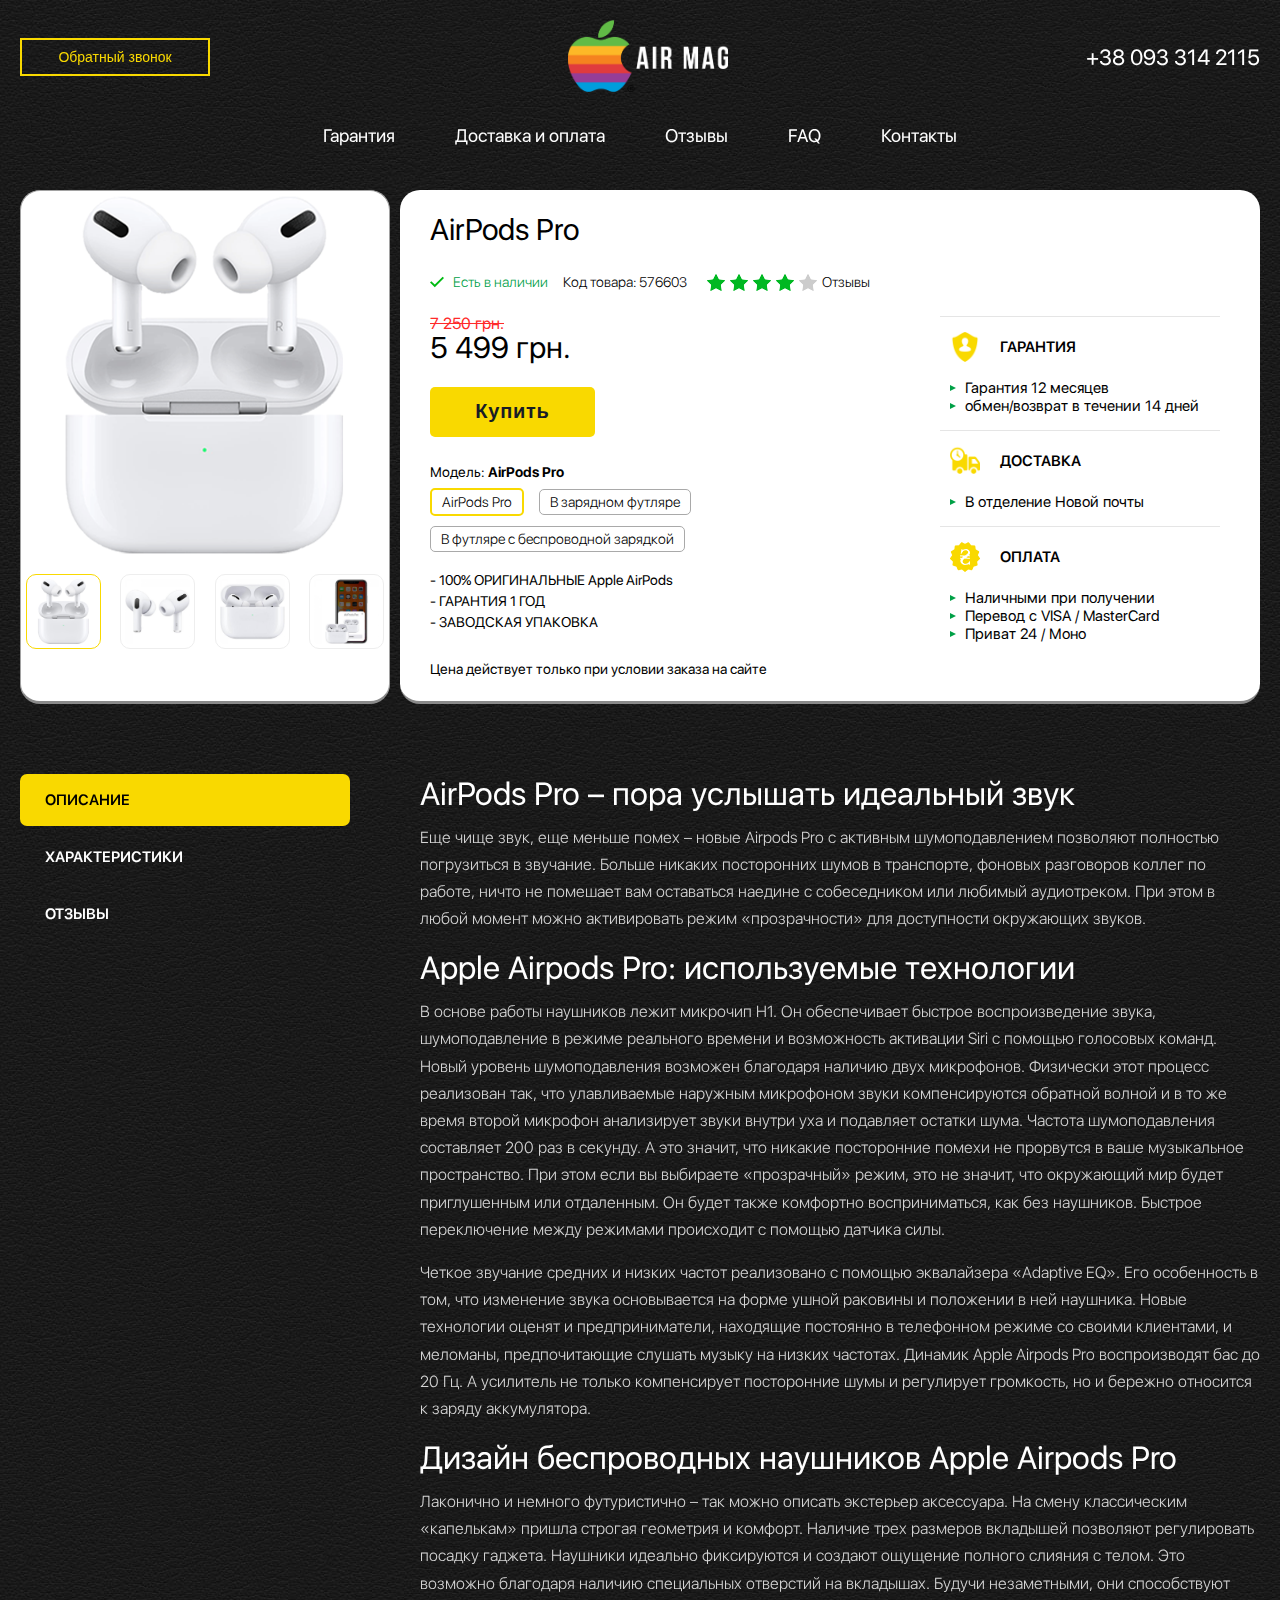
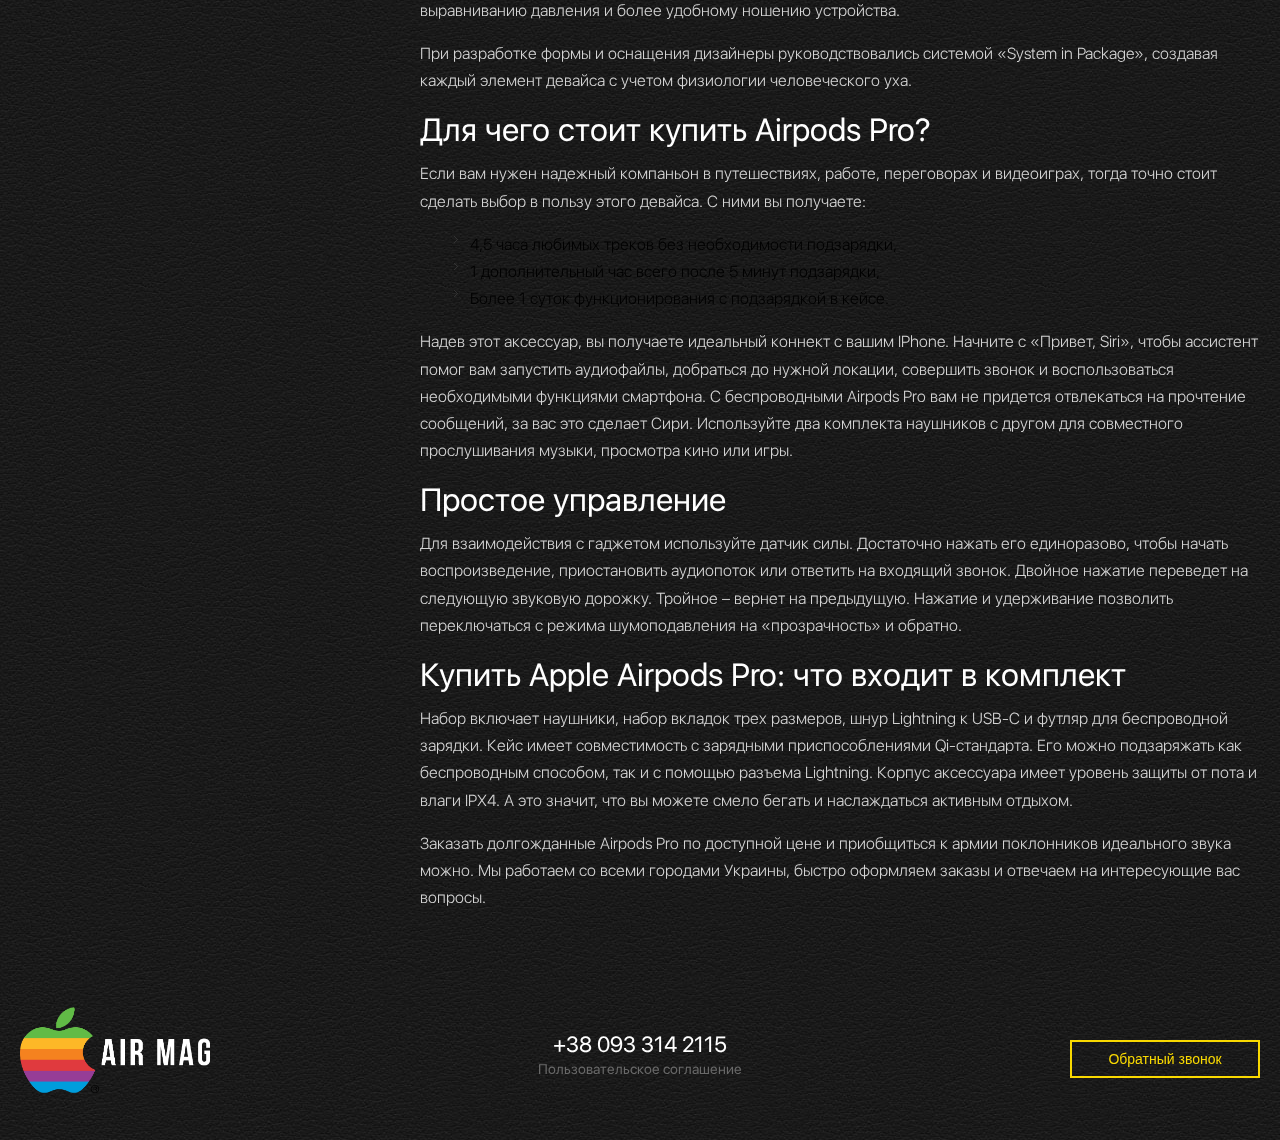
<file: prod3.html>
<!DOCTYPE html>
<html xmlns="http://www.w3.org/1999/xhtml">

<head>

	<meta http-equiv="Content-Type" content="text/html; charset=utf-8">
	<meta name="format-detection" content="telephone=no">
	<meta name="viewport" content="width=device-width, initial-scale=1, user-scalable=no, maximum-scale=1">
	<title>Наушники Apple AirPods</title>
	<link rel="stylesheet" type="text/css" href="css/style.css">
</head>
<body class="loaded">
<!-- BEGIN BODY -->

<div class="main-wrapper">
</div>
<!-- BEGIN CONTENT -->

	<main class="content">
		<div class="prod">
			<div class="wrapper">
				<div class="prod__box flex">
					<div class="prod__image">
						<div class="prod-for">
							<img src="img/prod212.png" class="prod__img prod__img_1 active" alt="">
							<img src="img/prod22.jpeg" class="prod__img prod__img_2" alt="">
							<img src="img/prod23.jpeg" class="prod__img prod__img_3" alt="">
							<img src="img/prod24.jpeg" class="prod__img prod__img_4" alt="">
						</div>
						<div class="prod-nav flex">
							<img src="img/prod212.png" class="prod__smimage prod__smimage_1 active flex" data-id="1" alt="">
							<img src="img/prod22.jpeg" class="prod__smimage prod__smimage_2 flex" alt="" data-id="2">
							<img src="img/prod23.jpeg" class="prod__smimage prod__smimage_3 flex" alt="" data-id="3">
							<img src="img/prod24.jpeg" class="prod__smimage prod__smimage_4 flex" alt="" data-id="4">
						</div>
					</div>
					<div class="prod__cont">
						<div class="prod__heading">
							<h3 id="itemname">AirPods Pro</h3>
							<div class="prod__dop flex">
								<p class="prod__ava">Есть в наличии</p>
								<p class="prod__code">Код товара: 576603</p>
								<div class="prod__rate flex">
									<div class="comment__rating flex">
										<div class="comment__star active"></div>
										<div class="comment__star active"></div>
										<div class="comment__star active"></div>
										<div class="comment__star active"></div>
										<div class="comment__star"></div>
									</div>
									<span>Отзывы</span>
								</div>
							</div>
						</div>
						<div class="prod__bl flex">
							<div class="prod__left">
								<div class="prod__price1">
									<del>7 250 грн.</del><br>
									<span>5 499 грн.</span>
								</div>
								<div class="prod__btncont">
									<button class="prod__btn modal-run" data-id="3">Купить</button>
								</div>
								<div class="prod__text">
									<p>Модель: <b>AirPods Pro</b></p>
								</div>
								<div class="prod__models flex">
									<a href="prod3.html" class="prod__model disabled">AirPods Pro</a>
									<a href="prod1.html" class="prod__model">В зарядном футляре</a>
									<a href="prod2.html" class="prod__model">В футляре с беспроводной зарядкой</a>
								</div>
								<br>
								<div class="prod__text">
									<p>- 100% ОРИГИНАЛЬНЫЕ  Apple AirPods <br>
									- ГАРАНТИЯ 1 ГОД<br>
									- ЗАВОДСКАЯ УПАКОВКА</p><br><br>
									<p>Цена действует только при условии заказа на сайте</p>
								</div>
							</div>
							<div class="prod__right">
								<div class="prod__adv">
									<div class="prod__head flex">
										<div class="prod__icon">
											<img src="img/icon1.png" alt="">
										</div>
										<span>Гарантия</span>
									</div>
									<ul class="prod__list">
										<li>Гарантия 12 месяцев</li>
										<li>обмен/возврат в течении 14 дней</li>
									</ul>
								</div>
								<div class="prod__adv">
									<div class="prod__head flex">
										<div class="prod__icon">
											<img src="img/icon3.png" alt="">
										</div>
										<span>Доставка</span>
									</div>
									<ul class="prod__list">
										<li>В отделение Новой почты</li>
									</ul>
								</div>
								<div class="prod__adv">
									<div class="prod__head flex">
										<div class="prod__icon">
											<img src="img/icon2.png" alt="">
										</div>
										<span>Оплата</span>
									</div>
									<ul class="prod__list">
										<li>Наличными при получении</li>
										<li>Перевод с VISA / MasterCard</li>
										<li>Приват 24 / Моно</li>
									</ul>
								</div>
							</div>
						</div>
					</div>
				</div>
			</div>
		</div>
		<div class="info" id="comm1">
			<div class="wrapper">
				<div class="info__box flex">
					<div class="info__tabs">
						<div class="info__tab active" data-id="1">Описание</div>
						<div class="info__tab" data-id="2">Характеристики</div>
						<div class="info__tab" data-id="3">Отзывы</div>
					</div>
					<div class="info__info info__info_1 descr">
						<h3>AirPods Pro – пора услышать идеальный звук</h3>
						<p>Еще чище звук, еще меньше помех – новые Airpods Pro с активным шумоподавлением позволяют полностью погрузиться в звучание. Больше никаких посторонних шумов в транспорте, фоновых разговоров коллег по работе, ничто не помешает вам оставаться наедине с собеседником или любимый аудиотреком. При этом в любой момент можно активировать режим «прозрачности» для доступности окружающих звуков.</p>

						<h3>Apple Airpods Pro: используемые технологии</h3>
						<p>В основе работы наушников лежит микрочип H1. Он обеспечивает быстрое воспроизведение звука, шумоподавление в режиме реального времени и возможность активации Siri с помощью голосовых команд. Новый уровень шумоподавления возможен благодаря наличию двух микрофонов. Физически этот процесс реализован так, что улавливаемые наружным микрофоном звуки компенсируются обратной волной и в то же время второй микрофон анализирует звуки внутри уха и подавляет остатки шума. Частота шумоподавления составляет 200 раз в секунду. А это значит, что никакие посторонние помехи не прорвутся в ваше музыкальное пространство. При этом если вы выбираете «прозрачный» режим, это не значит, что окружающий мир будет приглушенным или отдаленным. Он будет также комфортно восприниматься, как без наушников. Быстрое переключение между режимами происходит с помощью датчика силы.</p>
						<p>Четкое звучание средних и низких частот реализовано с помощью эквалайзера «Adaptive EQ». Его особенность в том, что изменение звука основывается на форме ушной раковины и положении в ней наушника. Новые технологии оценят и предприниматели, находящие постоянно в телефонном режиме со своими клиентами, и меломаны, предпочитающие слушать музыку на низких частотах. Динамик Apple Airpods Pro воспроизводят бас до 20 Гц. А усилитель не только компенсирует посторонние шумы и регулирует громкость, но и бережно относится к заряду аккумулятора.</p>

						<h3>Дизайн беспроводных наушников Apple Airpods Pro</h3>
						<p>Лаконично и немного футуристично – так можно описать экстерьер аксессуара. На смену классическим «капелькам» пришла строгая геометрия и комфорт. Наличие трех размеров вкладышей позволяют регулировать посадку гаджета. Наушники идеально фиксируются и создают ощущение полного слияния с телом. Это возможно благодаря наличию специальных отверстий на вкладышах. Будучи незаметными, они способствуют выравниванию давления и более удобному ношению устройства.</p>
						<p>При разработке формы и оснащения дизайнеры руководствовались системой «System in Package», создавая каждый элемент девайса с учетом физиологии человеческого уха.</p>
						<h3>Для чего стоит купить Airpods Pro?</h3>
						<p>Если вам нужен надежный компаньон в путешествиях, работе, переговорах и видеоиграх, тогда точно стоит сделать выбор в пользу этого девайса. С ними вы получаете:</p>
						<ul>
							<li>4,5 часа любимых треков без необходимости подзарядки,</li>
							<li>1 дополнительный час всего после 5 минут подзарядки,</li>
							<li>Более 1 суток функционирования с подзарядкой в кейсе.</li>
						</ul>
						<p>Надев этот аксессуар, вы получаете идеальный коннект с вашим IPhone. Начните с «Привет, Siri», чтобы ассистент помог вам запустить аудиофайлы, добраться до нужной локации, совершить звонок и воспользоваться необходимыми функциями смартфона. С беспроводными Airpods Pro вам не придется отвлекаться на прочтение сообщений, за вас это сделает Сири. Используйте два комплекта наушников с другом для совместного прослушивания музыки, просмотра кино или игры.</p>
						<h3>Простое управление</h3>
						<p>Для взаимодействия с гаджетом используйте датчик силы. Достаточно нажать его единоразово, чтобы начать воспроизведение, приостановить аудиопоток или ответить на входящий звонок. Двойное нажатие переведет на следующую звуковую дорожку. Тройное – вернет на предыдущую. Нажатие и удерживание позволить переключаться с режима шумоподавления на «прозрачность» и обратно.</p>
						<h3>Купить Apple Airpods Pro: что входит в комплект</h3>
						<p>Набор включает наушники, набор вкладок трех размеров, шнур Lightning к USB-C и футляр для беспроводной зарядки. Кейс имеет совместимость с зарядными приспособлениями Qi-стандарта. Его можно подзаряжать как беспроводным способом, так и с помощью разъема Lightning. Корпус аксессуара имеет уровень защиты от пота и влаги IPX4. А это значит, что вы можете смело бегать и наслаждаться активным отдыхом.</p>
						<p>Заказать долгожданные Airpods Pro по доступной цене и приобщиться к армии поклонников идеального звука можно. Мы работаем со всеми городами Украины, быстро оформляем заказы и отвечаем на интересующие вас вопросы.</p>
					</div>
					<div class="info__info info__info_2 char">
						<h3>Характеристики AirPods Pro</h3>
						<div class="char__row flex">
							<b>Название</b><span>AirPods Pro</span>
						</div>
						<div class="char__row flex">
							<b>Вид товара</b><span>Наушники</span>
						</div>
						<div class="char__row flex">
							<b>Бренд</b><span>Apple</span>
						</div>
						<div class="char__row flex">
							<b>Тип</b><span>Наушники вкладыши</span>
						</div>
						<div class="char__row flex">
							<b>Подключение</b><span>Беспроводные</span>
						</div>
						<div class="char__row flex">
							<b>Интерфейс подключения</b><span>Bluetooth</span>
						</div>
						<div class="char__row flex">
							<b>Цвет</b><span>Белый</span>
						</div>
						<div class="char__row flex">
							<b>Модель</b><span>AirPods</span>
						</div>
						<div class="char__row flex">
							<b>Гарантийный срок</b><span>12 месяцев</span>
						</div>
						<div class="char__row flex">
							<b>Цвет</b><span>White</span>
						</div>
					</div>
					<div class="info__info info__info_3 comment">
						<div class="comment2__wrapper">
							<div class="comment2__box comment2__box_1 active">
								<h3>Отзывы для AirPods Pro</h3>
								<div class="comment__item">
									<div class="comment__head flex">
										<div class="comment__name flex">
											<span>Александр</span>
											<div class="comment__rating flex">
												<div class="comment__star active"></div>
												<div class="comment__star active"></div>
												<div class="comment__star active"></div>
												<div class="comment__star active"></div>
												<div class="comment__star active"></div>
											</div>
										</div>
										<span class="comment__date">18.03.2020</span>
									</div>
									<div class="comment__text">
										<p>Здравствуйте, скажите совместимы ли эти наушники с Redmi Note 8 Pro?</p>
										<div class="comment__answ">
											<h4 class="comment__answname">Ответ представителя магазина</h4>
											<p>Здравствуйте, Александр Да конечно, Вы можете использовать наушники Apple AirPods можно в качестве гарнитуры с устройством и поддержкой Bluetooth</p>
										</div>
									</div>
								</div>
								<div class="comment__item">
									<div class="comment__head flex">
										<div class="comment__name flex">
											<span>L</span>
											<div class="comment__rating flex">
												<div class="comment__star active"></div>
												<div class="comment__star active"></div>
												<div class="comment__star active"></div>
												<div class="comment__star active"></div>
												<div class="comment__star active"></div>
											</div>
										</div>
										<span class="comment__date">13.03.2020</span>
									</div>
									<div class="comment__text">
										<p>Покупала уже две пары эирподсов в этом магазине) все хорошо, оригинал, никаких нюансов пока нет и надеюсь не будет) заказывала новой почтой , проверила , все ок. Спасибо!</p>
									</div>
								</div>
								<div class="comment__item">
									<div class="comment__head flex">
										<div class="comment__name flex">
											<span>Сергей</span>
											<div class="comment__rating flex">
												<div class="comment__star active"></div>
												<div class="comment__star active"></div>
												<div class="comment__star active"></div>
												<div class="comment__star active"></div>
												<div class="comment__star active"></div>
											</div>
										</div>
										<span class="comment__date">11.03.2020</span>
									</div>
									<div class="comment__text">
										<p>AirPods Pro - это просто отличное устройство, особенно в сочетании с IOS гаджетами! Шумоподавление удивительно, и в самолете вы не слышите ничего, кроме музыки, фильма или аудиокниги, которую слышите.
										Необходимо соблюдать осторожность в отношении их долговечности, так как, если они упадут на твердую поверхность, мне кажется могут треснуть.
										Производительность и комфорт на высшем уровне, как и в предыдущих моделях apple Airpods .</p>
									</div>
								</div>
								<div class="comment__item">
									<div class="comment__head flex">
										<div class="comment__name flex">
											<span>Анатолий</span>
											<div class="comment__rating flex">
												<div class="comment__star active"></div>
												<div class="comment__star active"></div>
												<div class="comment__star active"></div>
												<div class="comment__star active"></div>
												<div class="comment__star active"></div>
											</div>
										</div>
										<span class="comment__date">09.03.2020</span>
									</div>
									<div class="comment__text">
										<p>Очень хорошее качество звука, очень круто работает подавление активного шума, хорошее время автономной работы. Зарядный чехол выглядит солидно, посмотрим как поведет себя спустя долгое время использования)</p>
									</div>
								</div>
								<div class="comment__item">
									<div class="comment__head flex">
										<div class="comment__name flex">
											<span>Дмитро</span>
											<div class="comment__rating flex">
												<div class="comment__star active"></div>
												<div class="comment__star active"></div>
												<div class="comment__star active"></div>
												<div class="comment__star active"></div>
												<div class="comment__star active"></div>
											</div>
										</div>
										<span class="comment__date">05.03.2020</span>
									</div>
									<div class="comment__text">
										<p>Замовив, день очікування і отримав, чудова ціна за хорошу оригінальну річ, тепер всім раджу цей магазин, техніка таж, а ціна нижча чим в конкурентів) - этот озыв поставь в начале</p>
									</div>
								</div>
							</div>
							<div class="comment2__box comment2__box_2">
								<h3>Отзывы для AirPods Pro</h3>
								<div class="comment__item">
									<div class="comment__head flex">
										<div class="comment__name flex">
											<span>Марина</span>
											<div class="comment__rating flex">
												<div class="comment__star active"></div>
												<div class="comment__star active"></div>
												<div class="comment__star active"></div>
												<div class="comment__star active"></div>
												<div class="comment__star active"></div>
											</div>
										</div>
										<span class="comment__date">03.03.2020</span>
									</div>
									<div class="comment__text">
										<p>Отличные наушники, звук идеальный и при разговоре и при прослушивании музыки. <br>
										При наличии такого футляр можно не переживать что они могут потеряться, в любой момент при наличии сети либо павербанка можно поставить на подзарядки.<br>
										Очень удобные, можно брать везде з собою, и что самое идеальное не путаться как проводные
										Подарил муж, очень довольна.</p>
									</div>
								</div>
								<div class="comment__item">
									<div class="comment__head flex">
										<div class="comment__name flex">
											<span>Олег</span>
											<div class="comment__rating flex">
												<div class="comment__star active"></div>
												<div class="comment__star active"></div>
												<div class="comment__star active"></div>
												<div class="comment__star active"></div>
												<div class="comment__star active"></div>
											</div>
										</div>
										<span class="comment__date">08.03.2020</span>
									</div>
									<div class="comment__text">
										<p>Здравствуйте, вы не подскажите а можно слушать музыку с андроид, или только на айфонах???</p>
										<div class="comment__answ">
											<h4 class="comment__answname">Ответ представителя магазина</h4>
											<p>Здравствуйте, Олег.
											Да конечно, Вы можете использовать наушники Apple AirPods Pro с смартфонами на ОС Android и любыми другим устройством Bluetooth</p>
										</div>
									</div>
								</div>
								<div class="comment__item">
									<div class="comment__head flex">
										<div class="comment__name flex">
											<span>Владимир</span>
											<div class="comment__rating flex">
												<div class="comment__star active"></div>
												<div class="comment__star active"></div>
												<div class="comment__star active"></div>
												<div class="comment__star active"></div>
												<div class="comment__star active"></div>
											</div>
										</div>
										<span class="comment__date">05.03.2020</span>
									</div>
									<div class="comment__text">
										<p>Классные уши,ещё и с шумоподавлением,было бы хорошо заменить свои AirPods 1 поколения которым уже год и 3 месяца,покупал кстати у вас,всё отлично</p>
									</div>
								</div>
								<div class="comment__item">
									<div class="comment__head flex">
										<div class="comment__name flex">
											<span>Ivan89</span>
											<div class="comment__rating flex">
												<div class="comment__star active"></div>
												<div class="comment__star active"></div>
												<div class="comment__star active"></div>
												<div class="comment__star active"></div>
												<div class="comment__star"></div>
											</div>
										</div>
										<span class="comment__date">03.03.2020</span>
									</div>
									<div class="comment__text">
										<p>Они выглядят великолепно. У AirPods Pro цена такая же , что и у Powerbeats Pro, но с функциями, взятыми у Airpods 2 (новый чип, Siri), Такая же водонепроницаемость и сменные насадки для ушей как и Powerbeats Pro.
										Но дизайн у них намного симпатичнее.</p>
									</div>
								</div>
								<div class="comment__item">
									<div class="comment__head flex">
										<div class="comment__name flex">
											<span>ВикторГоробец</span>
											<div class="comment__rating flex">
												<div class="comment__star active"></div>
												<div class="comment__star active"></div>
												<div class="comment__star active"></div>
												<div class="comment__star active"></div>
												<div class="comment__star active"></div>
											</div>
										</div>
										<span class="comment__date">01.03.2020</span>
									</div>
									<div class="comment__text">
										<p>Вау ... выглядят круто, я думаю, это достойная цена за такие наушники..</p>
									</div>
								</div>
							</div>
							<div class="comment2__box comment2__box_3">
								<h3>Отзывы для AirPods Pro</h3>
								<div class="comment__item">
									<div class="comment__head flex">
										<div class="comment__name flex">
											<span>Сергей</span>
											<div class="comment__rating flex">
												<div class="comment__star active"></div>
												<div class="comment__star active"></div>
												<div class="comment__star active"></div>
												<div class="comment__star active"></div>
												<div class="comment__star active"></div>
											</div>
										</div>
										<span class="comment__date">27.02.2020</span>
									</div>
									<div class="comment__text">
										<p>AirPods Pro - это просто отличное устройство, особенно в сочетании с IOS гаджетами! Шумоподавление удивительно, и в самолете вы не слышите ничего, кроме музыки, фильма или аудиокниги, которую слышите.
										Необходимо соблюдать осторожность в отношении их долговечности, так как, если они упадут на твердую поверхность, мне кажется могут треснуть.
										Производительность и комфорт на высшем уровне, как и в предыдущих моделях apple Airpods .</p>
									</div>
								</div>
								<div class="comment__item">
									<div class="comment__head flex">
										<div class="comment__name flex">
											<span>Анатолий</span>
											<div class="comment__rating flex">
												<div class="comment__star active"></div>
												<div class="comment__star active"></div>
												<div class="comment__star active"></div>
												<div class="comment__star active"></div>
												<div class="comment__star active"></div>
											</div>
										</div>
										<span class="comment__date">25.02.2020</span>
									</div>
									<div class="comment__text">
										<p>Очень хорошее качество звука, очень круто работает подавление активного шума, хорошее время автономной работы. Зарядный чехол выглядит солидно, посмотрим как поведет себя спустя долгое время использования)</p>
									</div>
								</div>
								<div class="comment__item">
									<div class="comment__head flex">
										<div class="comment__name flex">
											<span>Денис</span>
											<div class="comment__rating flex">
												<div class="comment__star active"></div>
												<div class="comment__star active"></div>
												<div class="comment__star active"></div>
												<div class="comment__star active"></div>
												<div class="comment__star"></div>
											</div>
										</div>
										<span class="comment__date">23.02.2020</span>
									</div>
									<div class="comment__text">
										<p>Все супер, купил девушке на подарок, не распечатывал, но сразу проверил по серийному номеру, Вторые все как надо, спасибо) <br>
										Купить их за такую цену при средний на них 5к, вообще кайф</p>
									</div>
								</div>
								<div class="comment__item">
									<div class="comment__head flex">
										<div class="comment__name flex">
											<span>Дмитро</span>
											<div class="comment__rating flex">
												<div class="comment__star active"></div>
												<div class="comment__star active"></div>
												<div class="comment__star active"></div>
												<div class="comment__star active"></div>
												<div class="comment__star active"></div>
											</div>
										</div>
										<span class="comment__date">21.02.2020</span>
									</div>
									<div class="comment__text">
										<p>Замовив, день очікування і отримав, чудова ціна за хорошу оригінальну річ, тепер всім раджу цей магазин, техніка таж, а ціна нижча чим в конкурентів)</p>
									</div>
								</div>
								<div class="comment__item">
									<div class="comment__head flex">
										<div class="comment__name flex">
											<span>Марина</span>
											<div class="comment__rating flex">
												<div class="comment__star active"></div>
												<div class="comment__star active"></div>
												<div class="comment__star active"></div>
												<div class="comment__star active"></div>
												<div class="comment__star active"></div>
											</div>
										</div>
										<span class="comment__date">19.02.2020</span>
									</div>
									<div class="comment__text">
										<p>Отличные наушники, звук идеальный и при разговоре и при прослушивании музыки. <br>
										При наличии такого футляр можно не переживать что они могут потеряться, в любой момент при наличии сети либо павербанка можно поставить на подзарядки.<br>
										Очень удобные, можно брать везде з собою, и что самое идеальное не путаться как проводные
										Подарил муж, очень довольна.</p>
									</div>
								</div>
							</div>
							<div class="comment2__box comment2__box_4">
								<h3>Отзывы для AirPods Pro</h3>
								<div class="comment__item">
									<div class="comment__head flex">
										<div class="comment__name flex">
											<span>Сергей</span>
											<div class="comment__rating flex">
												<div class="comment__star active"></div>
												<div class="comment__star active"></div>
												<div class="comment__star active"></div>
												<div class="comment__star active"></div>
												<div class="comment__star"></div>
											</div>
										</div>
										<span class="comment__date">17.02.2020</span>
									</div>
									<div class="comment__text">
										<p>AirPods Pro - это просто отличное устройство, особенно в сочетании с IOS гаджетами! Шумоподавление удивительно, и в самолете вы не слышите ничего, кроме музыки, фильма или аудиокниги, которую слышите.
										Необходимо соблюдать осторожность в отношении их долговечности, так как, если они упадут на твердую поверхность, мне кажется могут треснуть.
										Производительность и комфорт на высшем уровне, как и в предыдущих моделях apple Airpods .</p>
									</div>
								</div>
								<div class="comment__item">
									<div class="comment__head flex">
										<div class="comment__name flex">
											<span>Анатолий</span>
											<div class="comment__rating flex">
												<div class="comment__star active"></div>
												<div class="comment__star active"></div>
												<div class="comment__star active"></div>
												<div class="comment__star active"></div>
												<div class="comment__star active"></div>
											</div>
										</div>
										<span class="comment__date">15.02.2020</span>
									</div>
									<div class="comment__text">
										<p>Очень хорошее качество звука, очень круто работает подавление активного шума, хорошее время автономной работы. Зарядный чехол выглядит солидно, посмотрим как поведет себя спустя долгое время использования)</p>
									</div>
								</div>
								<div class="comment__item">
									<div class="comment__head flex">
										<div class="comment__name flex">
											<span>Денис</span>
											<div class="comment__rating flex">
												<div class="comment__star active"></div>
												<div class="comment__star active"></div>
												<div class="comment__star active"></div>
												<div class="comment__star active"></div>
												<div class="comment__star active"></div>
											</div>
										</div>
										<span class="comment__date">13.02.2020</span>
									</div>
									<div class="comment__text">
										<p>Все супер, купил девушке на подарок, не распечатывал, но сразу проверил по серийному номеру, Вторые все как надо, спасибо) <br>
										Купить их за такую цену при средний на них 5к, вообще кайф</p>
									</div>
								</div>
								<div class="comment__item">
									<div class="comment__head flex">
										<div class="comment__name flex">
											<span>Дмитро</span>
											<div class="comment__rating flex">
												<div class="comment__star active"></div>
												<div class="comment__star active"></div>
												<div class="comment__star active"></div>
												<div class="comment__star active"></div>
												<div class="comment__star"></div>
											</div>
										</div>
										<span class="comment__date">11.02.2020</span>
									</div>
									<div class="comment__text">
										<p>Замовив, день очікування і отримав, чудова ціна за хорошу оригінальну річ, тепер всім раджу цей магазин, техніка таж, а ціна нижча чим в конкурентів)</p>
									</div>
								</div>
								<div class="comment__item">
									<div class="comment__head flex">
										<div class="comment__name flex">
											<span>Марина</span>
											<div class="comment__rating flex">
												<div class="comment__star active"></div>
												<div class="comment__star active"></div>
												<div class="comment__star active"></div>
												<div class="comment__star active"></div>
												<div class="comment__star active"></div>
											</div>
										</div>
										<span class="comment__date">09.02.2020</span>
									</div>
									<div class="comment__text">
										<p>Отличные наушники, звук идеальный и при разговоре и при прослушивании музыки. <br>
										При наличии такого футляр можно не переживать что они могут потеряться, в любой момент при наличии сети либо павербанка можно поставить на подзарядки.<br>
										Очень удобные, можно брать везде з собою, и что самое идеальное не путаться как проводные
										Подарил муж, очень довольна.</p>
									</div>
								</div>
							</div>
						</div>
						<p class="comment__show">Показать больше</p>
						<div class="pagination flex">
							<a class="pagination__item active" data-id="1">1</a>
							<a class="pagination__item" data-id="2">2</a>
							<a class="pagination__item" data-id="3">3</a>
							<a class="pagination__item" data-id="4">4</a>
						</div>
						<form action="send.php" method="POST" class="feedback">
							<h5 class="feedback__title">Оставьте Ваш отзыв</h5>
							<input type="hidden" name="rating">
							<div class="feedback__rating flex">
								<div class="feedback__star feedback__star_1 active" data-id="1" data-name="Плохой"></div>
								<div class="feedback__star feedback__star_2 active" data-id="2" data-name="Так себе"></div>
								<div class="feedback__star feedback__star_3 active" data-id="3" data-name="Нормальный"></div>
								<div class="feedback__star feedback__star_4" data-id="4" data-name="Хороший"></div>
								<div class="feedback__star feedback__star_5" data-id="5" data-name="Отличный"></div>
							</div>
							<div class="feedback__input">
								<label for="">Ваше имя</label>
								<input type="text" name="uname" required="">
							</div>
							<div class="feedback__input">
								<label for="">Ваш отзыв</label>
								<textarea name="feedback" required=""></textarea>
							</div>
							<button class="feedback__btn" name="sendForm2">Добавить отзыв</button>
						</form>
					</div>
				</div>
			</div>
		</div>
		<!--Modal window-->
		<div class="modal-cont modal-cont-2">
			<!-- <span class="modal-close">
				<img src="img/close.png" alt="">
			</span> -->
			<div class="modal__container">
				<h2 class="big">Оставьте заявку</h2>
				<h3>Наш менеджер свяжется с Вами в ближайшее время</h3>
				<form action="mail.php" method="POST" class="modal__form">
					<input type="hidden" name="formname" value="AirPods Pro">
					<div class="modal__quiz">
						<div class="modal__ques modal__ques_8 active">
							<div class="modal__inpcont">
								<input type="text" class="modal__input" name="us_name" placeholder="Ваше имя" maxlength="100" required="">
							</div>
							<div class="modal__inpcont">
								<input type="text" class="modal__input" name="phone" placeholder="Ваш номер телефона" maxlength="50" required="">
							</div>
						</div>
						<div class="modal__btns flex">
							<button type="submit" name="sendForm1" class="btn modal__submit modal__submit_2 active">Оставить заявку</button>
						</div>
					</div>
				</form>
			</div>
		</div><!--Modal window-->
		<!--Modal window-->
		<div class="modal-cont modal-cont-3">
			<!-- <span class="modal-close">
				<img src="img/close.png" alt="">
			</span> -->
			<div class="modal__container">
				<h2 class="big">Заказать товар</h2>
				<!-- <h3>Наш менеджер свяжется с Вами в ближайшее время</h3> -->
				<form action="mail.php" method="POST" class="modal__form">
					<input type="hidden" name="formname" value="AirPods Pro">
					<div class="modal__quiz">
						<div class="modal__ques modal__ques_8 active">
							<div class="modal__inpcont">
								<input type="text" class="modal__input" name="us_name" placeholder="ФИО" required="">
							</div>
							<div class="modal__inpcont">
								<input type="text" class="modal__input" name="phone" placeholder="Ваш номер телефона" maxlength="50" required="">
							</div>
							<div class="modal__inpcont" style="width: 49%;display: inline-block;">
								<input type="text" class="modal__input" name="town" placeholder="Город" required="">
							</div>
							<div class="modal__inpcont" style="width: 49%;display: inline-block;margin-left: 1%;">
								<input type="text" class="modal__input" name="post" placeholder="Отделение НП" required="">
							</div>
							<div class="modal__inpcont">
								<select name="paymethod" required="">
									<option disabled="">Способ оплаты</option>
									<option value="Наличными при получении" selected="">Наличными при получении</option>
									<option value="Visa/MasterCard">Visa/MasterCard</option>
									<option value="Приват 24">Приват 24/Mono</option>
								</select>
							</div>
							<div class="modal__inpcont">
								<textarea name="comment" placeholder="Комментарий к заказу"></textarea>
							</div>
						</div>
						<div class="modal__btns flex">
							<button type="submit" name="sendForm3" class="btn modal__submit modal__submit_2 active">Заказ подтверждаю</button>
						</div>
					</div>
				</form>
			</div>
		</div><!--Modal window-->
		<div class="overlay"></div>
	</main>

<!-- CONTENT EOF   -->

<!-- BEGIN HEADER -->

	<header class="header">
	<div class="wrapper">
		<div class="header__box flex">
			<button class="header__btn modal-run mob-hide" data-id="2">Обратный звонок</button>
			<a href="index.html" class="header__logo">
				<img src="img/logo2.png" alt="">
			</a>
			<div class="header__toggle">
				<span></span>
				<span></span>
				<span></span>
			</div>
			<a href="tel:+38 093 314 2115" class="header__phone mob-hide">+38 093 314 2115</a>
		</div>
	</div>
	<div class="navigation">
		<div class="wrapper">
			<div class="navigation__box flex">
				<a href="garanty.html" class="navigation__link">Гарантия</a>
				<a href="delivery.html" class="navigation__link">Доставка и оплата</a>
				<!-- <a href="" class="navigation__link">Оплата</a> -->
				<a href="index.html#comm1" class="navigation__link">Отзывы</a>
				<a href="index.html#qna" class="navigation__link">FAQ</a>
				<a href="contact.html" class="navigation__link">Контакты</a>
			</div>
			<div class="mob-nav">
				<a href="tel:+38 093 314 2115" class="header__phone">+38 093 314 2115</a>
				<button class="header__btn modal-run" data-id="2">Обратный звонок</button>
			</div>
		</div>
	</div>
</header>
<!-- HEADER EOF   -->

<!-- BEGIN FOOTER -->

	<footer class="footer">
		<div class="wrapper">
			<div class="footer__box flex">
				<a href="index.html" class="footer__logo">
					<img src="img/logo.png" alt="">
				</a>
				<div style="text-align: center;">
					<a href="tel:+38 093 314 2115" class="footer__phone">+38 093 314 2115</a>
					<a href="politics.html" class="footer__text" style="font-size:14px;color: #fff;display: block;margin-top: 7px;margin-bottom: 8px;">Пользовательское соглашение</a>
				</div>
				<button class="footer__btn modal-run" data-id="2">Обратный звонок</button>
			</div>
		</div>
	</footer>
<!-- FOOTER EOF   -->
</div>

<div class="icon-load"></div>

<!-- BODY EOF   -->

	<script type="text/javascript" src="js/jquery-3.0.0.min.js"></script>
	<script type="text/javascript" src="js/jquery-migrate-1.4.1.min.js"></script>
	<!--
	<script type="text/javascript" src="js/components/jquery.fancybox.js" ></script>
	<script type="text/javascript" src="js/components/jquery.mask.js" ></script>
	<script type="text/javascript" src="js/components/slick.js" ></script>
	<script type="text/javascript" src="js/components/jquery.mCustomScrollbar.js" ></script>
	-->
	<script type="text/javascript" src="js/components/jquery.mask.js"></script>
	<script type="text/javascript" src="js/custom.js"></script>
</body>
<!-- Copied from https://www.airpowerstore.com/prod3.html by Cyotek WebCopy 1.8.0.652, 20 мая 2020 г., 9:18:58 -->
</html>
</file>
<file: css/style.css>
@charset "UTF-8";
body {
    margin: 0;
    padding: 0;
    font-family: Display, sans-serif;
    height: 100%;
    line-height: 1;
    position: relative;
    font-size: 13px!important;
    -webkit-font-smoothing: antialiased;
    -moz-osx-font-smoothing: grayscale
}

a,
abbr,
acronym,
address,
applet,
article,
aside,
audio,
b,
big,
blockquote,
body,
canvas,
caption,
center,
cite,
code,
dd,
del,
details,
dfn,
div,
dl,
dt,
em,
embed,
fieldset,
figcaption,
figure,
footer,
form,
h1,
h2,
h3,
h4,
h5,
h6,
header,
hgroup,
html,
i,
iframe,
img,
ins,
kbd,
label,
legend,
li,
mark,
menu,
nav,
object,
ol,
output,
p,
pre,
q,
ruby,
s,
samp,
section,
small,
span,
strike,
strong,
sub,
summary,
sup,
table,
tbody,
td,
tfoot,
th,
thead,
time,
tr,
tt,
u,
ul,
var,
video {
    margin: 0;
    padding: 0;
    border: 0;
    font-size: 100%
}

article,
aside,
details,
figcaption,
figure,
footer,
header,
hgroup,
main,
menu,
nav,
section {
    display: block
}

blockquote,
q {
    quotes: none
}

blockquote:after,
blockquote:before,
q:after,
q:before {
    content: '';
    content: none
}

table {
    border-collapse: collapse;
    border-width: 0;
    padding: 0;
    margin: 0
}

html {
    height: 100%;
    -webkit-text-size-adjust: none;
    -ms-text-size-adjust: none
}

input,
textarea {
    color: #000;
    font-family: 'Open Sans', sans-serif;
    outline: 0;
    border-radius: 0;
    -moz-border-radius: 0;
    -webkit-border-radius: 0;
    -webkit-appearance: none
}

button,
input[type=button],
input[type=submit] {
    cursor: pointer
}

td {
    margin: 0;
    padding: 0
}

form {
    padding: 0;
    margin: 0
}

a {
    color: #fff;
    transition: all .2s linear;
    text-decoration: none;
    outline: 0;
    -webkit-tap-highlight-color: transparent;
}

a,
button,
div,
span {
    outline: 0!important
}

button,
input[type=button],
input[type=submit] {
    -webkit-appearance: none;
    outline: 0
}

* {
    box-sizing: border-box
}

:after,
:before {
    box-sizing: border-box
}

.clearfix:after {
    content: ".";
    display: block;
    height: 0;
    clear: both;
    visibility: hidden
}

@font-face {
    font-family: Display;
    src: url(../fonts/SF-UI-Display-Light.eot);
    src: local("☺"), url(../fonts/SF-UI-Display-Light.woff) format("woff"), url(../fonts/SF-UI-Display-Light.ttf) format("truetype"), url(../fonts/SF-UI-Display-Light.svg) format("svg");
    font-weight: 300;
    font-style: normal
}

@font-face {
    font-family: Display;
    src: url(../fonts/SF-UI-Display-Regular.eot);
    src: local("☺"), url(../fonts/SF-UI-Display-Regular.woff) format("woff"), url(../fonts/SF-UI-Display-Regular.ttf) format("truetype"), url(../fonts/SF-UI-Display-Regular.svg) format("svg");
    font-weight: 400;
    font-style: normal
}

@font-face {
    font-family: Display;
    src: url(../fonts/SF-UI-Display-Semibold.eot);
    src: local("☺"), url(../fonts/SF-UI-Display-Semibold.woff) format("woff"), url(../fonts/SF-UI-Display-Semibold.ttf) format("truetype"), url(../fonts/SF-UI-Display-Semibold.svg) format("svg");
    font-weight: 600;
    font-style: normal
}

@font-face {
    font-family: Display;
    src: url(../fonts/SF-UI-Display-Bold.eot);
    src: local("☺"), url(../fonts/SF-UI-Display-Bold.woff) format("woff"), url(../fonts/SF-UI-Display-Bold.ttf) format("truetype"), url(../fonts/SF-UI-Display-Bold.svg) format("svg");
    font-weight: 700;
    font-style: normal
}

header {
    order: 1;
    -webkit-order: 1
}

body {
    background-image: url(../img/59.jpg);
}
.header {
    position: absolute;
    width: 100%;
    top: 0;
    left: 0;
    z-index: 3
}

.header__box {
    padding: 20px 0
}

.header__box.flex {
    justify-content: space-between;
    align-items: center
}

.header__logo {
    width: 160px
}

.header__logo img {
    width: 100%
}

.header__phone {
    font-size: 22px;
    color: #fff;
    font-weight: 400
}

.header__btn {
    width: 190px;
    border: 2px solid #f9d900;
    color: #f9d900;
    text-align: center;
    font-size: 14px;
    background: 0 0;
    height: 38px;
}

.header__btn:hover {
    background: #f9d900;
    transition: all .3s ease;
    color: #000;
}

.header__toggle {
    width: 40px;
    height: 26px;
    position: relative;
    transition: .5s ease-in-out;
    cursor: pointer;
    display: none
}

.header__toggle span {
    display: block;
    position: absolute;
    height: 4px;
    width: 100%;
    background: #ffffff;
    border-radius: 2px;
    opacity: 1;
    left: 0;
    transform: rotate(0);
    transition: .25s ease-in-out;
}

.header__toggle span:nth-child(1) {
    top: 0
}

.header__toggle span:nth-child(2) {
    top: 11px
}

.header__toggle span:nth-child(3) {
    top: 22px
}

.header__toggle.open span:nth-child(1) {
    top: 11px;
    transform: rotate(135deg)
}

.header__toggle.open span:nth-child(2) {
    opacity: 0;
    left: -40px
}

.header__toggle.open span:nth-child(3) {
    top: 11px;
    transform: rotate(-135deg)
}

.navigation {
    padding: 13px 0;
}

.navigation__box.flex {
    justify-content: center;
    align-items: center
}

.navigation__link {
    font-size: 18px;
    color: #ffffff;
    margin: 0 30px;
}

.navigation__link:hover {
    color: #bbb
}

.mob-nav {
    display: none
}

    .htext{
        font-family: SFUIDisplay-Regular, sans-serif;
        font-size: 15px;
        color: #fff;
        position: absolute;
        background: #00a046c9;
        width: 100%;
        text-align: center;
        padding: 3px 15px;
    }
        
        .htext span {
           font-family: SFUIDisplay-Regular, sans-serif;font-weight:600;
    }
    
                @media (max-width: 768px){
        .htext{
            font-size: 13px;
        }
    }
        
        @media (max-width: 320px){
        .htext{
            font-size: 12px;
        }
    }
    
@media screen and (max-width:767px) {
    .header__toggle {
        display: block
    }
    .header__box {
        padding: 10px 0
    }
    .navigation {
        display: none;
        background: #000000d9;
    }
    .navigation__link {
        display: block;
        width: 100%;
        text-align: center;
        margin: 10px 0
    }
    .mob-nav {
        display: block;
        text-align: center
    }
    .mob-nav .header__phone {
        display: block;
        margin-bottom: 15px;
        margin-top: 15px
    }
    .mob-hide {
        display: none
    }
    .header__logo {
        margin: 0 auto;
        padding-left: 30px;
    }
    .header__phone {
    color: #fff;
}

    .header__btn {
    color: f9d900;;
}
}

footer {
    order: 3;
    -webkit-order: 3
}

.footer {
    padding: 30px 0
}

.footer__box.flex {
    justify-content: space-between;
    align-items: center
}

.footer__logo {
    width: 190px
}

.footer__logo img {
    width: 100%;
    margin-bottom: 15px;
}

.footer__phone {
    font-size: 22px;
    color: #A9A9A;
    font-weight: 400
}

.footer__text {
    color: #696969 !important;
}

.footer__btn {
    width: 190px;
    border: 2px solid #f9d900;
    color: #f9d900;
    text-align: center;
    font-size: 14px;
    background: 0 0;
    height: 38px;
}

.footer__btn:hover {
    background: #f9d900;
    transition: all .3s ease;
    color: #000
}

@media screen and (max-width:767px) {
    .footer__box.flex {
        justify-content: space-around
    }
    .footer__phone {
        width: 100%;
        margin: 15px auto;
        text-align: center
    }
}

.main-wrapper {
    padding: 0;
    min-width: 290px;
    width: 100%;
    position: relative;
    overflow: hidden;
    min-height: 20%;
    display: flex;
    flex-direction: column;
    justify-content: flex-start;
    -webkit-justify-content: flex-start;
    -ms-flex-pack: start;
}

.wrapper {
    min-width: 290px;
    max-width: 1240px;
    margin: 0 auto;
    position: relative
}

.text-left {
    text-align: left!important
}

.text-center {
    text-align: center!important
}

.text-right {
    text-align: right!important
}

.nowrap {
    white-space: nowrap!important
}

.content {
    order: 2;
    -webkit-order: 2;
    padding-top: 10px;
    padding-bottom: 50px;
}

.flex {
    display: flex;
    justify-content: flex-start;
    align-items: flex-start;
    flex-wrap: wrap
}

.prod__box.flex {
    justify-content: space-between;
    align-items: stretch
}

.prod__image {
    width: 370px;
    border: 1px solid #a2a2a2;
    border-bottom: 3px solid #8a8a8a;
    padding: 5px;
    background: #fff;
    border-radius: 20px;
}

.prod__cont {
    width: 860px;
    background-color: #ffffff;
    padding: 21px 30px;
    border-radius: 20px;
    border-bottom: 3px solid #8a8a8a;
}

.prod__cont h3 {
    color: #323232;
    font-size: 30px;
    font-weight: 400;
    line-height: 1.25em
}

.prod-for {
    width: 100%;
    margin-bottom: 20px
}

.prod-for img {
    width: 100%
}

.prod-nav.flex {
    align-items: stretch;
    justify-content: space-between
}

.prod__img {
    display: none
}

.prod__img.active {
    display: block
}

.prod__smimage {
    width: 75px;
    height: 75px;
    padding: 4px;
    border: 1px solid #eee;
    cursor: pointer;
    border-radius: 10px;
}

.prod__smimage.active {
    border-color: #f9d900!important;
}

.prod__smimage.flex {
    justify-content: center;
    align-items: center
}

.prod__price {
    margin: 25px 0
}

.prod__price del {
    color: #ff2a2a;
    font-size: 16px;
}

.prod__price span {
    color: #fff;
    font-size: 30px;
    line-height: 1;
}

.prod__price1 del {
    color: #ff2a2a;
    font-size: 16px;
}
.prod__price1 span {
    color: #000;
    font-size: 30px;
    line-height: 1;
}

.card__price-discount label{
    font-size: 13px;
    line-height: 19px;
    font-style: normal;
    background: #ff0000;
    padding: 0 6px;
    text-align: center;
    border-radius: 4px;
    margin-left: 5px;
}

.prod__btn {
    width: 165px;
    height: 50px;
    background: #f9d900;
    color: #181c25;
    font-size: 20px;
    letter-spacing: .75px;
    font-weight: 600;
    border: 0;
    margin-bottom: 25px;
    margin-top: 25px;
    border-radius: 5px;
}

.prod__text p {
    font-size: 14px;
    line-height: 1.5;
    color: #000;
}

.prod__bl.flex {
    justify-content: space-between
}

.prod__left {
    width: 500px;
    padding-right: 20px
}

.prod__right {
    width: 300px
}

.prod__adv {
    border-top: 1px solid #e5e5e5;
    padding: 15px 10px;
    margin: 0 10px
}

.prod__head {
    margin-bottom: 15px
}

.prod__head.flex {
    align-items: center
}

.prod__head span {
    font-size: 15px;
    font-weight: 600;
    color: #000;
    text-transform: uppercase;
}

.prod__icon {
    width: 35px;
    margin-right: 15px
}

.prod__list {
    padding-left: 0;
    list-style: none
}

.prod__list li {
    color: #000000;
    font-size: 15px;
    position: relative;
    padding-left: 15px;
    position: relative;
    line-height: 1.2;
}

.prod__list li:before {
    content: '';
    position: absolute;
    top: 50%;
    left: 0;
    transform: translate(0, -50%);
    width: 0;
    height: 0;
    border-style: solid;
    border-color: transparent transparent transparent #00a046;
    border-width: 3px 6px
}

.prod__dop {
    margin-top: 15px;
    margin-bottom: 15px
}

.prod__dop.flex {
    justify-content: flex-start;
    align-items: center
}

.prod__ava {
    font-size: 14px;
    color: #00a046;
    font-weight: 300;
    padding-left: 23px;
    position: relative;
    display: block;
    margin-right: 15px
}

.prod__ava:before {
    content: "";
    width: 14px;
    height: 14px;
    position: absolute;
    left: 0;
    top: 50%;
    transform: translateY(-50%);
    background: url(../img/check.svg);
    background-size: 100% 100%
}

.prod__code {
    color: #000;
    font-size: 14px;
    font-weight: 300;
    display: block;
    margin-right: 15px;
}

.prod__rate {
    margin-top: 10px;
    margin-bottom: 10px
}

.prod__rate.flex {
    align-items: center
}

.prod__rate span {
    color: #000;
    font-size: 14px;
    font-weight: 300;
    display: block;
    margin-left: 5px
}

.prod__heading h3 {
    color: #000000;
    font-size: 30px;
    font-weight: 400;
    line-height: 1.25em;
}

.prod__models.flex {
    justify-content: flex-start;
    align-items: center
}

.prod__model {
    padding: 5px 10px;
    font-size: 14px;
    color: #000000;
    font-weight: 300;
    margin: 5px 0;
    margin-right: 15px;
    border: 1px solid #A9A9A9;
    border-radius: 5px;
}

.prod__model.disabled {
    pointer-events: none;
    border: 2px solid #f9d900;
}

.info {
    margin-top: 70px
}

.info__box.flex {
    justify-content: space-between
}

.info__tabs {
    width: 330px
}

.info__tab {
    border-width: 0 0 1px;
    font-size: 15px;
    font-weight: 600;
    text-transform: uppercase;
    line-height: 1;
    padding: 19px 25px 18px;
    color: #fff;
    cursor: pointer;
    margin-bottom: 5px;
    border-radius: 7px;
}

.info__tab.active {
    background-color: #f9d900;
    color: #000;
}

.info__tab:hover {
    color: #565656;
    border: none;
}

.info__info {
    width: 840px;
    display: none
}

.info__info_1 {
    display: block
}

.descr h3 {
    font-size: 32px;
    font-weight: 400;
    line-height: 1.25em;
    margin-bottom: 10px;
    color: #ffffff;
}

.descr p {
    margin-bottom: 16px;
    font-size: 16px;
    line-height: 1.7;
    font-weight: 300;
    color: #d4d4d4;
}

.descr ul {
    padding-left: 25px;
    margin-bottom: 16px;
    list-style: none
}

.descr ul li {
    background: url(../img/bullet.png) 0 0 no-repeat;
    padding-left: 25px;
    font-size: 16px;
    line-height: 1.7;
    font-weight: 300
}

.char h3 {
    font-size: 22px;
    line-height: 1.7;
    font-weight: 400;
    margin-bottom: 22px;
    color: #ffffff;
}

.char__row.flex {
    justify-content: space-between
}

.char__row b {
    width: 210px;
    padding: 10px;
    font-size: 16px;
    font-weight: 700;
    line-height: 1.7;
    color: #ffffff;
}

.char__row span {
    width: 630px;
    padding: 10px;
    font-size: 16px;
    font-weight: 400;
    line-height: 1.7;
    color: #d2d2d2;;
}

.comment h3 {
    font-size: 22px;
    line-height: 1.7;
    font-weight: 400;
    margin-bottom: 22px;
    color: #ffffff;
    text-align: center;
}

.comment__item {
    border-bottom: 1px dashed #e5e5e5;
    padding-top: 20px;
    padding-bottom: 10px
}

.comment__head.flex {
    justify-content: space-between;
    align-items: center
}

.comment__name {
    width: 500px
}

.comment__name.flex {
    align-items: center
}

.comment__name:before {
    content: "";
    width: 30px;
    height: 30px;
    position: inherit;
    margin-right: 10px;
    top: 1px;
    background: url(../img/buy.png);
    background-size: 100% 100%;
    margin-bottom: 15px;
}

.comment__name span {
    margin-right: 10px;
    font-weight: 700;
    font-size: 16px;
    color: #ffffff;
}

.comment__rating.flex {
    align-items: center
}

.comment__star {
    width: 18px;
    height: 17px;
    background: url(../img/rating.png) no-repeat;
    background-size: 100% 100%;
    margin-left: 5px;
}

.comment__star.active {
    background-image: url(../img/rating-active.png);
    margin-left: 5px;
}

.comment__date {
    width: 150px;
    font-weight: 400;
    font-size: 16px;
    color: #c7c7c7;
    font-style: italic;
    text-align: right;
}

.comment__text {
    margin: 15px 0
}

.comment__text p {
    font-size: 16px;
    line-height: 1.7;
    color: #cccccc;
}

.comment__answ {
    padding-left: 60px;
    width: 100%;
    margin-top: 20px;
    position: relative
}

.comment__answ:before {
    content: "";
    width: 20px;
    height: 20px;
    position: absolute;
    left: 30px;
    top: 1px;
    background: url(../img/arrow.png);
    background-size: 100% 100%
}

.comment__answname {
    display: inline-block;
    color: #000;
    padding: 3px 6px;
    border-radius: 3px;
    background-color: #f9d900;
    font-size: 16px;
    font-weight: 300;
    margin-bottom: 15px;
}

.comment__show {
    color: #f5f5f5;
    font-size: 16px;
    font-size: 300;
    margin-top: 10px;
    cursor: pointer;
    text-decoration: underline;
}

.feedback {
    margin-top: 50px;
    text-align: center;
}

.feedback__title {
    font-size: 20px;
    font-weight: 700;
    line-height: 1.7;
    margin-bottom: 10px;
    color: #ffffff;
}

.feedback__rating {
    width: 380px;
    cursor: pointer;
    margin: 0 auto;
    padding-bottom: 15px;
}

.feedback__rating.flex {
    justify-content: space-between
}

.feedback__star {
    color: #696969;;
    text-decoration: none;
    transition: color .4s;
    position: relative;
    margin: 0 8px;
    font-size: 45px;
    padding-bottom: 15px;
    padding-left: 40px;
}

.feedback__star:first-child {
    margin-left: 0
}

.feedback__star.active {
    color: #f9d900
}

.feedback__star:before {
    content: '';
    font-size: 12px;
    position: absolute;
    bottom: 0;
    left: 50%;
    transform: translate(-50%, 0);
    white-space: nowrap;
    color: #777777;
}

.feedback__star_1:before {
    content: "Плохой"
}

.feedback__star_2:before {
    content: "Так себе"
}

.feedback__star_3:before {
    content: "Нормальный"
}

.feedback__star_4:before {
    content: "Хороший"
}

.feedback__star_5:before {
    content: "Отличный"
}

.feedback__input {
    margin-bottom: 10px
}

.feedback__input label {
    font-size: 16px;
    color: #000;
    font-weight: 700;
    display: inline-block;
    margin-bottom: 8px;
    color: #ffffff;
}

.feedback__input input {
    width: 380px;
    height: 36px;
    background: #fff;
    border: 1px solid #ddd;
    display: block;
    border-radius: 5px;
    margin: 0 auto;
    color: #000;
}

.feedback__input textarea {
    width: 380px;
    height: 120px;
    background: #fff;
    border: 1px solid #ddd;
    display: block;
    border-radius: 5px;
    margin: 0 auto;
    color: #000;
}

.feedback__btn {
    background-color: #f9d900;
    font-size: 15px;
    font-weight: 700;
    color: #181c25;
    padding-left: 20px;
    padding-right: 20px;
    height: 45px;
    border: 0;
    border-radius: 5px;
    margin-top: 10px;
}

.qna {
    margin: 50px auto 0;
    width: 980px;
    background: #f4f4f4;
    border-radius: 10px;
}

.qna__box.flex {
    align-items: stretch
}

.qna__left {
    width: 25%;
    padding: 32px
}

.qna__left h3 {
    font-size: 24px;
    line-height: 32px;
    font-weight: 600
}

.qna__right {
    width: 75%
}

.qna__item {
    border-radius: 2px;
    border-width: 1px;
    border-bottom: 0;
    border-style: solid;
    border-radius: 10px;
    border-color: #e0e0e0;
    background: #fff;
    cursor: pointer
}

.qna__item:last-child {
    border-bottom: 1px solid #e0e0e0
}

.qna__head {
    display: block;
    font-size: 16px;
    line-height: 24px;
    font-weight: 500;
    margin-bottom: 0;
    text-align: left;
    padding: 16px;
    padding-right: 30px;
    position: relative
}

.qna__more {
    position: absolute;
    right: 16px;
    top: 50%;
    transform: translateY(-50%);
    width: 12px
}

.qna__text {
    padding: 0 24px 16px;
    display: none
}

.qna__text p {
    font-size: 14px;
    color: #000;
    line-height: 1.5;
    font-weight: 300
}

.goods__box {
    width: 1000px;
    margin: 0 auto 50px
}

.goods__box.flex {
    align-items: stretch;
    justify-content: space-between
}

.goods__item {
    display: block;
    width: 310px;
    border: 2px solid #d4d4d4;
    border-bottom: 3px solid #9e9e9e;
    border-radius: 20px;
    padding: 30px 32px 10px;
    background: url(../img/59.jpg);
}

.goods__image {
    width: 100%
}

.goods__image img {
    width: 100%
}

.goods__name {
    margin: 15px 0 10px;
    display: block;
    color: #ffffff;
    font-size: 16px;
    line-height: 1.2;
    font-weight: 400;
    min-height: 64px;
}

.goods__stars.flex {
    justify-content: center
}

.goods__star {
    width: 16px;
    margin-left: 3px;
    margin-top: -30px;
    margin-bottom: 20px;
}

.goods__comment {
    width: 35px;
    margin-left: 15px;
    margin-top: -30px;
}

.goods__bottom {
    margin-top: 8px
}

.goods__bottom.flex {
    justify-content: space-between;
    align-items: center
}

.goods__price {
    width: 50%
}

.goods__price span {
    font-size: 22px;
    color: #323232;
    font-weight: 300;
    display: inline-block;
    margin-bottom: 5px
}

.goods__price del {
    font-size: 15px;
    font-weight: 300;
    color: #696969;
}

.goods__btn {
    width: 100px;
    height: 40px;
    background: #f9d900;
    color: #000;
    font-size: 16px;
    letter-spacing: .75px;
    font-weight: 600;
    border: 0;
    border-radius: 10px;
}

.commentinfo2 h3{
    font-size: 22px;
    line-height: 1.7;
    font-weight: 400;
    margin-bottom: 22px;
    color: #ffffff;
    text-align: center;
}

.comment2 {
    margin: 30px auto;
    width: 980px
}

.comment2__box {
    padding: 0 5px;
    display: none;
}

.comment2__box.active{
    display: block;
}

.comment2__wrapper {
    height: 500px;
    overflow: hidden;
    position: relative
}

.comment2__wrapper.active {
    height: auto
}

.comment2__wrapper.active:before {
    opacity: 0
}

.comment2__wrapper:before {
    content: "";
    position: absolute;
    height: 100px;
    width: 100%;
    background: linear-gradient(to top, #000000, transparent);
    bottom: 0;
    left: 0;
    z-index: 2;
}

.commentinfo {
    margin: 30px auto;
    width: 980px
}

.commentinfo__title {
    border-width: 0 0 1px;
    font-size: 15px;
    font-weight: 600;
    text-transform: uppercase;
    line-height: 1;
    padding: 19px 25px 18px!important;
    border: 1px solid #f9d900;
    color: #fff;
    margin-bottom: 30px;
    border-radius: 10px;
}

.commentinfo__text h3 {
    font-size: 32px;
    font-weight: 400;
    margin-bottom: 15px;
    color: #ffffff;
}

.commentinfo__text h4 {
    font-size: 26px;
    font-weight: 400;
    color: #ffffff;
    margin-bottom: 10px;
}

.commentinfo__text p {
    font-size: 16px;
    font-weight: 300;
    color: #d8d8d8;
    margin-bottom: 20px;
    line-height: 1.7;
}

.modal-cont {
    position: relative;
    width: 400px;
    position: fixed;
    top: 0;
    left: 50%;
    margin-left: -200px;
    background: #fff;
    border: 0;
    opacity: 0;
    z-index: -1;
    background: #fff;
    border-radius: 20px;
}

.modal-close {
    position: absolute;
    right: 10px;
    top: 10px;
    cursor: pointer
}

.modal__container {
    padding: 40px 45px;
    text-align: center;
    background: #fff;
    border-radius: 20px;
}

.modal__container h2 {
    font: 700 20px Display, sans-serif;
    line-height: 1.23;
    color: #323232;
    margin-bottom: 11px
}

.modal__container h2.big {
    font-size: 26px;
    padding: 15px;
    border-bottom: 1px solid #e5e5e5;
}

.modal__container h3 {
    font: 300 14px Display, sans-serif;
    line-height: 1.55;
    color: #323232;
    margin-bottom: 24px
}

.modal__form {
    text-align: center
}

.modal__ques {
    text-align: left;
    display: none
}

.modal__ques.active {
    display: block
}

.modal__text {
    line-height: 1.55;
    font: 300 14px Display, sans-serif;
    color: #323232;
    margin-bottom: 15px
}

.modal__input {
    width: 100%;
    height: 45px;
    background: #fff;
    border-radius: 5px;
    border: 1px solid #c9c9c9;
    color: #000;
    padding: 0 20px;
    font: 300 16px Display, sans-serif;
    line-height: 1.33
}

.modal__inpcont select {
    width: 100%;
    height: 45px;
    background: #fff;
    border-radius: 5px;
    border: 1px solid #c9c9c9;
    color: #000;
    padding: 0 10px;
    font: 300 16px Display, sans-serif
}

.modal__inpcont textarea {
    width: 100%;
    height: 100px;
    background: #fff;
    border-radius: 5px;
    border: 1px solid #c9c9c9;
    color: #000;
    padding: 10px 20px;
    font: 300 16px Display, sans-serif;
    line-height: 1.33
}

.modal__textarea {
    height: 150px;
    padding-top: 15px;
    padding-bottom: 15px
}

.modal__btns {
    margin-top: 15px
}

.modal__btns.flex {
    justify-content: space-between;
    align-items: center
}

.modal__inpcont {
    margin-bottom: 15px
}

.modal__inpcont:last-child {
    margin-bottom: 0
}

.modal__submit {
    display: none;
    width: 190px;
    height: 45px;
    font-size: 14px;
    background: #f9d900;
    color: #000;
    border: 0;
}

.modal__submit_2 {
    width: 100%;
    font-size: 16px;
    height: 45px;
    border-radius: 5px;
}

.modal__submit.active {
    display: block
}

.overlay {
    display: none;
    background: #323232;
    position: fixed;
    top: 0;
    left: 0;
    width: 100%;
    height: 100%;
    opacity: .65;
    -moz-opacity: .65;
    z-index: 9998;
    overflow: hidden
}

.delivery {
    padding: 30px 0 50px;
    width: 1200px;
    margin: 0 auto
}

.delivery__title {
    font-size: 28px;
    font-weight: 400;
    color: #ffffff;
    margin-bottom: 30px;
}

.delivery__img {
    margin-bottom: 30px;
    width: 250px;
}

.delivery__text h3 {
    font-size: 18px;
    color: #ffffff;
    margin-bottom: 15px;
}

.delivery__text p {
    font-size: 16px;
    font-weight: 400;
    line-height: 1.5;
    margin-bottom: 30px;
    color: #9a9a9a;
}

.delivery__icons {
    margin: 50px 0
}

.delivery__item {
    margin-bottom: 30px
}

.delivery__item:last-child {
    margin-bottom: 0
}

.delivery__item.flex {
    align-items: center
}

.delivery__icon {
    width: 35px
}

.delivery__span {
    font-size: 18px;
    font-weight: 400;
    color: #000;
    margin-left: 35px;
    display: block;
    width: calc(100% - 75px);
    color: #9a9a9a;
}
.contact__item{
    margin: 15px 0;
}
.contact__item.flex{
    justify-content: flex-start;
    align-items: center;
}
.contact__icon{
    width: 35px;
    margin-right: 15px;
}
.contact__icon img{
    width: 100%;
    background: #fff;
}
.contact__text{
    font-size: 18px;
    font-weight: 400;
    width: calc(100% - 50px);
    color: #f5f5f5;;
}
.pagination {
    margin-top: 15px
}

.pagination.flex {
    justify-content: flex-end
}

.pagination__item {
    background-color: #f5f5f5;
    color: #1c1c1c;
    margin-left: 1px;
    width: 30px;
    height: 30px;
    line-height: 30px;
    font-size: 16px;
    font-weight: 300;
    text-align: center;
    cursor: pointer;
    border-radius: 25px;
    margin-left: 3px;
}

.pagination__item.active {
    background: #e5e5e5

}

@media screen and (min-width:992px) and (max-width:1200px) {
    .wrapper {
        max-width: 940px
    }
    .goods__box {
        width: 940px
    }
    .comment2 {
        width: 940px
    }
    .qna {
        width: 940px
    }
    .commentinfo {
        width: 940px
    }
    .prod__image {
        width: 320px
    }
    .prod__cont {
        width: 600px
    }
    .prod__text {
        margin-bottom: 15px
    }
    .prod__adv {
        margin: 0
    }
    .info__tabs {
        width: 299px
    }
    .info__info {
        width: 600px
    }
    .delivery {
        width: 900px
    }
}

@media screen and (min-width:768px) and (max-width:991px) {
    .wrapper {
        max-width: 740px
    }
    .goods__box {
        width: 740px
    }
    .goods__item {
        width: 355px;
        margin-bottom: 20px
    }
    .comment2 {
        width: 740px
    }
    .qna {
        width: 740px
    }
    .commentinfo {
        width: 740px
    }
    .prod__image {
        margin-bottom: 25px
    }
    .prod__left {
        width: 370px
    }
    .info__tabs {
        width: 100%;
        display: flex;
        justify-content: space-between;
        align-items: center;
        margin-bottom: 20px
    }
    .info__tab {
        width: 33.3333%;
        text-align: center
    }
    .info__info {
        max-width: 100%
    }
    .delivery {
        width: 700px
    }
}

@media screen and (max-width:767px) {
    .content {
        padding-top: 5px;
    }
    .wrapper {
        max-width: calc(100% - 30px)
    }
    .main-wrapper {
    min-height: 14%;
    
    }

    .goods__box {
        width: calc(100% - 30px)
    }
    .goods__item {
        width: 100%;
        max-width: 350px;
        margin-right: auto;
        margin-left: auto;
        margin-bottom: 20px
    }
    .comment2 {
        width: calc(100% - 30px)
    }
    .qna {
        width: calc(100% - 30px)
    }
    .qna__left {
        width: 100%
    }
    .qna__right {
        width: 100%
    }
    .comment__answ {
        padding-left: 40px
    }
    .comment__answ:before {
        left: 10px
    }
    .comment__name {
        width: calc(100% - 100px)
    }
    .comment__date {
        width: 100px
    }
    .commentinfo {
        width: calc(100% - 30px)
    }
    .prod__box.flex {
        justify-content: center
    }
    .prod__image {
        width: 100%;
        max-width: 350px
    }
    .prod__cont {
        width: 100%;
        margin-top: 20px;
        padding: 18px 20px
    }
    .prod__cont h3 {
        font-size: 19px
    }
    .prod__left {
        width: 100%;
        padding-right: 0
    }
    .prod__adv {
        margin: 0
    }
    
    .prod__code {
    color: #fff;

    }
    .prod__heading h3 {
        font-size: 24px;
        color: #fff;
    }
    
    .prod__rate span {
    color: #fff;
    }
    .info {
        margin-top: 40px
    }
    .info__tabs {
        width: 100%;
        margin-bottom: 20px
    }
    .info__info {
        max-width: 100%
    }
    .descr h3 {
        font-size: 22px
    }
    .descr p {
        font-size: 15px
    }
    .descr ul {
        padding-left: 10px
    }
    .delivery {
        width: calc(100% - 30px)
    }
    .delivery__title {
        font-size: 22px
    }
    .contact__icon{
        width: 25px;
        margin-right: 10px;
    }
    .contact__text{
        font-size: 15px;
        width: calc(100% - 35px);
    }
}
</file>
